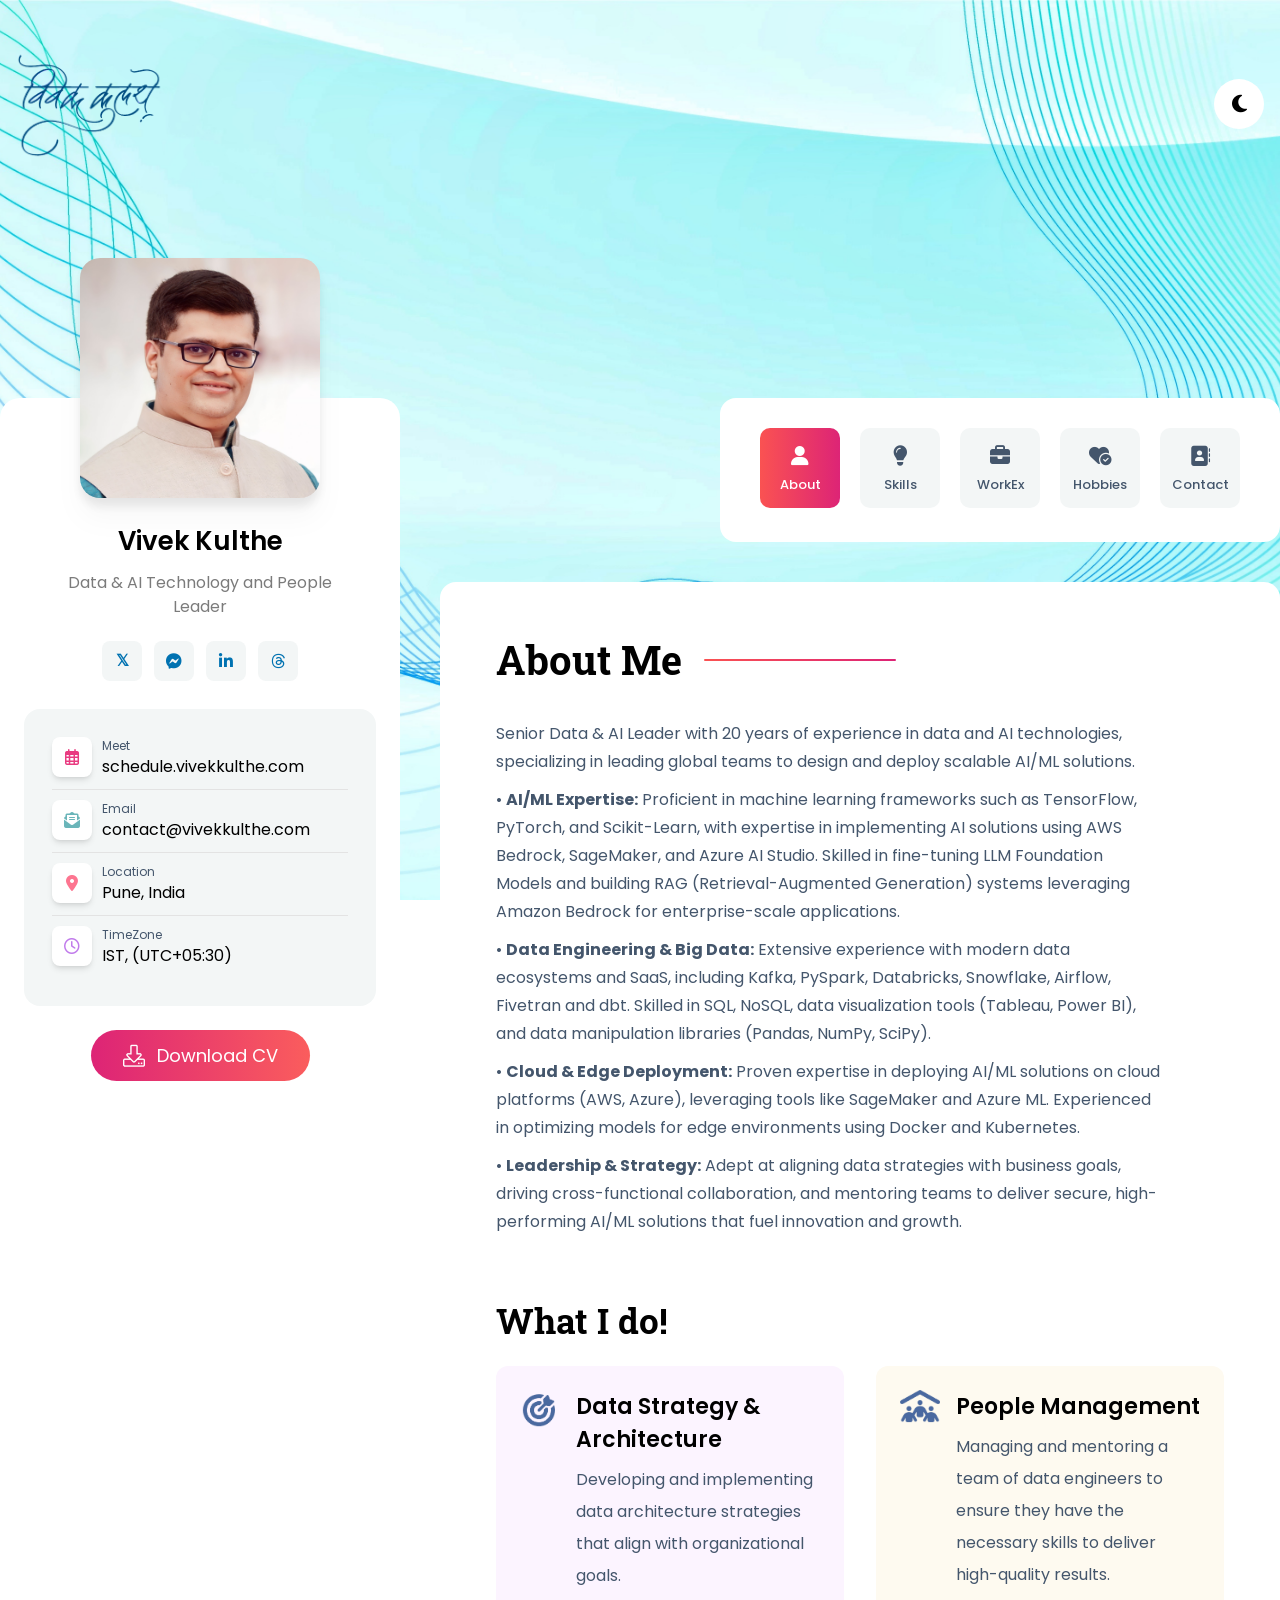
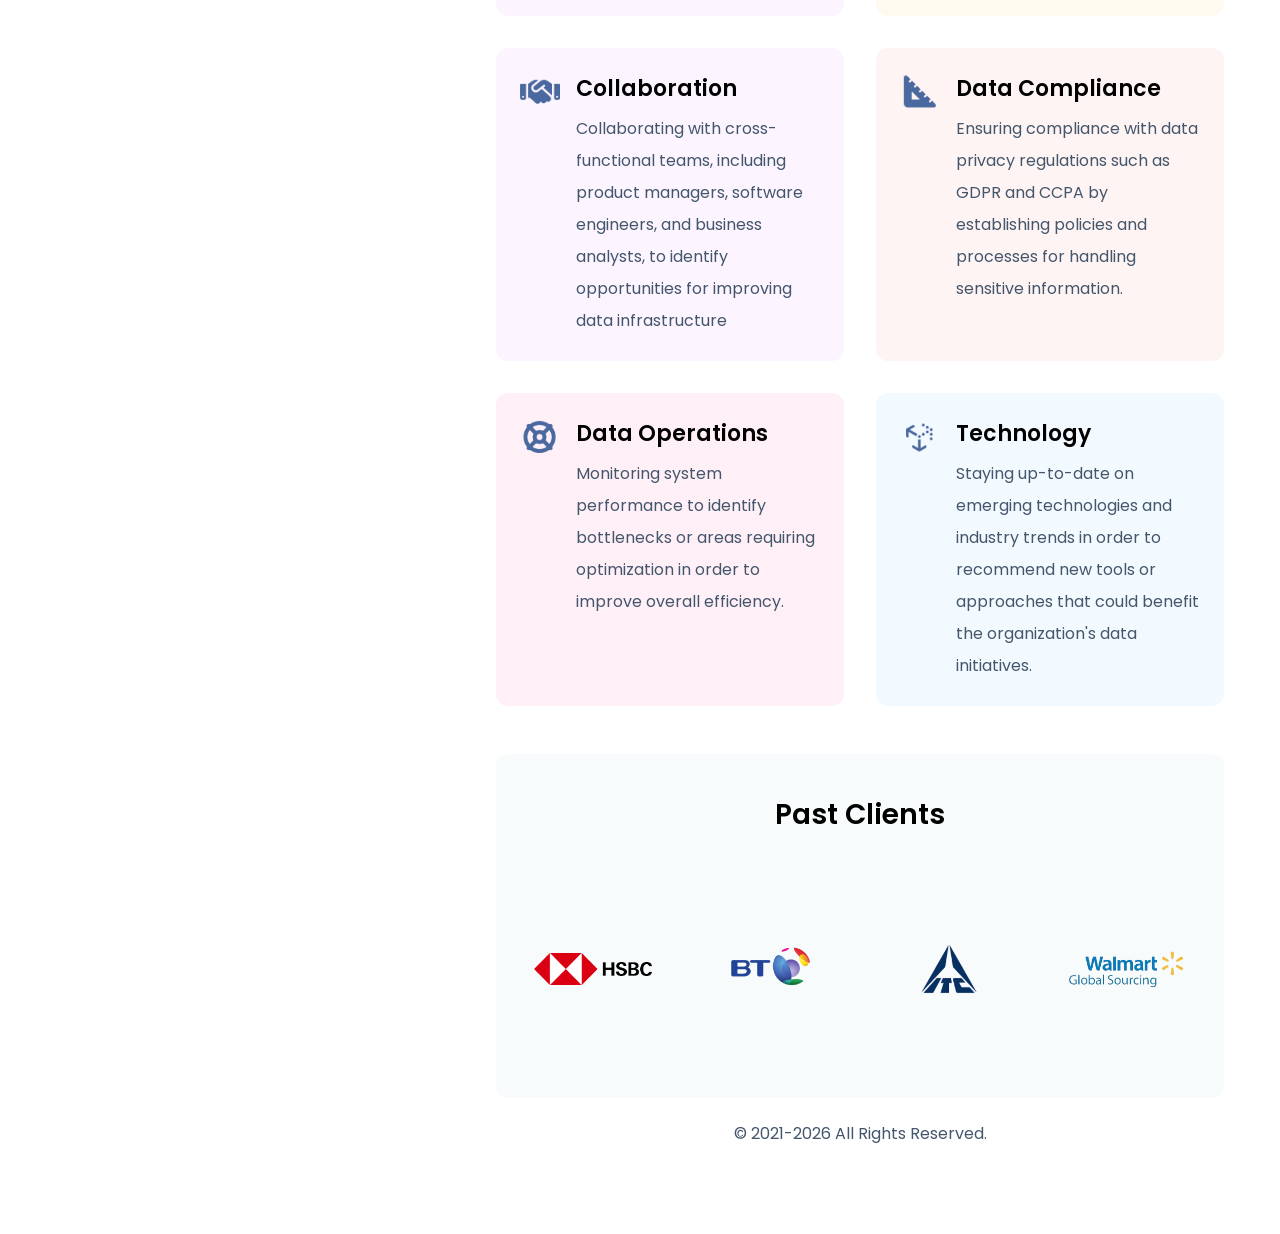
<file: index.html>
<!DOCTYPE html>
<html lang="en">

<head>
    <!-- Google tag (gtag.js) -->
    <script async src="https://www.googletagmanager.com/gtag/js?id=G-Y4G8QSVCS0"></script>
    <script>
      window.dataLayer = window.dataLayer || [];
      function gtag(){dataLayer.push(arguments);}
      gtag('js', new Date());

      gtag('config', 'G-Y4G8QSVCS0');
    </script>

<!-- commom meta tag -->
    <meta charset="UTF-8" />
    <meta http-equiv="X-UA-Compatible" content="IE=edge" />
    <meta name="viewport" content="width=device-width, initial-scale=1.0" />
    <link rel="shortcut icon" href="./images/logo/faveicon.svg" type="image/x-icon">
    <!--=== fontaswesome ===-->
    <link rel="stylesheet" href="./assets/fontaswesome/css/all.min.css" />
    <link rel="stylesheet" href="./assets/fontaswesome/css/fontawesome.min.css" />
    <link rel="preconnect" href="https://fonts.googleapis.com" />
    <link rel="preconnect" href="https://fonts.gstatic.com" crossorigin />
    <link
        href="https://fonts.googleapis.com/css2?family=Poppins:ital,wght@0,200;0,300;0,400;0,500;0,600;0,700;1,400;1,500;1,600&family=Roboto+Slab:wght@300;400;500;600;700&display=swap"
        rel="stylesheet" />
    <!-- slick -->
    <link rel="stylesheet" type="text/css" href="./css/vendor/slick.css" />
    <!--=== main css ===-->
    <link rel="stylesheet" href="./css/tailwind.css" />
    <link rel="stylesheet" href="./css/custom.css" />
    <title>About - Vivek Kulthe</title>

    <script>
        // On page load or when changing themes, best to add inline in `head` to avoid FOUC
        if (localStorage.getItem("color-theme") === "dark" || (!("color-theme" in localStorage) && window.matchMedia("(prefers-color-scheme: dark)").matches)) {
            document.documentElement.classList.add("dark");
        } else {
            document.documentElement.classList.remove("dark");
        }
    </script>
</head>

<body>
    <!-- PRELOADER -->
    <div id="preloader">
        <div class="loader_line"></div>
    </div>
    <!-- /PRELOADER -->

    <div class="bg-homeBg dark:bg-homeBg-dark min-h-screen bg-no-repeat bg-center bg-cover bg-fixed md:pb-16 w-full">
        <div class="section-bg">
            <div class="w-full flex justify-between px-4">
                <!-- website Logo -->
                <a href="/">
                    <img width="148" height="105" src="./images/logo/logo.png" alt="logo" />
                    <!-- <img src="./images/logo/logo.png" alt="logo" /> -->
                </a>
                <div class="flex items-center">
                    <!-- dark and light mode toggle -->
                    <button id="theme-toggle" type="button" class="dark-light-btn">
                        <i id="theme-toggle-dark-icon" class="fa-solid text-xl fa-moon hidden"></i>
                        <i id="theme-toggle-light-icon" class="fa-solid fa-sun text-xl hidden"></i>
                    </button>
                    <!-- mobile toggle button -->
                    <button id="menu-toggle" type="button" class="menu-toggle-btn">
                        <i id="menu-toggle-open-icon" class="fa-solid fa-bars text-xl "></i>
                        <i id="menu-toggle-close-icon" class="fa-solid fa-xmark text-xl hidden  "></i>
                    </button>
                </div>
            </div>
        </div>

        <!-- mobile menu start -->
        <nav id="navbar" class="hidden lg:hidden">
            <ul
                class="block rounded-b-[20px] shadow-md absolute left-0 top-20 z-[22222222222222] w-full bg-white dark:bg-[#1d1d1d]">
                <li>
                    <a class="mobile-menu-items-active" href="./aboutOne.html">
                        <span class="mr-2 text-xl">
                            <i class="fa-solid fa-user"></i>
                        </span>About </a>
                </li>
                <li>
                    <a class="mobile-menu-items" href="./resumeOne.html">
                        <span class="mr-2 text-xl">
                            <i class="fa-solid fa-lightbulb"></i>
                        </span>Skills </a>
                </li>
                <li>
                    <a class="mobile-menu-items" href="./portfiloOne.html">
                        <span class="mr-2 text-xl">
                            <i class="fas fa-briefcase"></i>
                        </span>WorkEx </a>
                </li>
                <li>
                    <a class="mobile-menu-items" href="./blogOne.html">
                        <span class="mr-2 text-xl">
                            <i class="fa-solid fa-heart-circle-check"></i>
                        </span>Hobbies </a>
                </li>
                <li>
                    <a class="mobile-menu-items" href="./contactOne.html">
                        <span class="mr-2 text-xl">
                            <i class="fa-solid fa-address-book"></i>
                        </span> Contact </a>
                </li>
            </ul>
        </nav>
        <!-- mobile menu end -->

        <div class="container grid grid-cols-12 md:gap-10 justify-between lg:mt-[220px]">
            <!-- sidber personal info -->
            <div class="col-span-12 lg:col-span-4 hidden lg:block h-screen sticky top-44">
                <div
                    class="w-full mb-6 lg:mb-0 mx-auto relative bg-white text-center dark:bg-[#111111] px-6 rounded-[20px] mt-[180px] md:mt-[220px] lg:mt-0">
                    <!-- profile image -->
                    <img src="./images/about/avatar.png"
                        class="w-[240px] absolute left-[50%] transform -translate-x-[50%] h-[240px] drop-shadow-xl mx-auto rounded-[20px] -mt-[140px]"
                        alt="about" />
                        <div class="pt-[100px] pb-8">
                            <h1 class="mt-6 mb-1 text-[26px] font-semibold dark:text-white"> Vivek Kulthe </h1>
                            <h3
                                class="mb-4 text-[#7B7B7B] inline-block dark:bg-[#1D1D1D] px-5 py-1.5 rounded-lg dark:text-[#A6A6A6]">
                                Data & AI Technology and People Leader</h3>
                            <div class="flex justify-center space-x-3">
                                
                                <!-- twitter icon and link -->
                                <a href="https://twitter.com/intent/tweet?screen_name=vivekkulthe" target="_blank" rel="noopener noreferrer">
                                    <span class="socialbtn text-[#0072b1]">
                                        <b>𝕏</b><!-- <i class="fa-brands fa-twitter"></i> -->
                                    </span>
                                </a>
                                <!-- dribbble icon and link -->
                                <a href="https://www.messenger.com/t/100075102113642" target="_blank" rel="noopener noreferrer">
                                    <span class="socialbtn text-[#0072b1]">
                                        <i class="fa-brands fa-facebook-messenger"></i>
                                    </span>
                                </a>
                                <!-- linkedin icon and link -->
                                <a href="https://www.linkedin.com/in/vivekkulthe/" target="_blank" rel="noopener noreferrer">
                                    <span class="socialbtn text-[#0072b1]">
                                        <i class="fa-brands fa-linkedin-in"></i>
                                    </span>
                                </a>
                                <!-- facebook icon and link -->
                                <a href="https://www.threads.net/@vivek.kulthe" target="_blank" rel="noopener noreferrer">
                                    <span class="socialbtn text-[#0072b1]">
                                        <i class="fa-brands fa-threads"></i>
                                    </span>
                                </a>
                            </div>
    
                            <div class="p-7 rounded-2xl mt-7 bg-[#F3F6F6] dark:bg-[#1D1D1D]">
                                <div class="flex border-b border-[#E3E3E3] dark:border-[#3D3A3A] pb-2.5">
                                    <span class="socialbtn bg-white dark:bg-black text-[#E93B81] shadow-md">
                                        <i class="fa-regular fa-calendar-days"></i>
                                    </span>
                                    <div class="text-left ml-2.5">
                                        <p class="text-xs text-[#44566C] dark:text-[#A6A6A6]"> Meet </p>
                                        <p class="dark:text-white">schedule.vivekkulthe.com</p>
                                    </div>
                                </div>
                                <div class="flex border-b border-[#E3E3E3] dark:border-[#3D3A3A] py-2.5">
                                    <span class="socialbtn bg-white dark:bg-black text-[#6AB5B9] shadow-md">
                                        <i class="fa-solid fa-envelope-open-text"></i>
                                    </span>
                                    <div class="text-left ml-2.5">
                                        <p class="text-xs text-[#44566C] dark:text-[#A6A6A6]"> Email </p>
                                        <p class="dark:text-white">contact@vivekkulthe.com</p>
                                    </div>
                                </div>
                                <div class="flex border-b border-[#E3E3E3] dark:border-[#3D3A3A] py-2.5">
                                    <span class="socialbtn bg-white dark:bg-black text-[#FD7590] shadow-md">
                                        <i class="fa-solid fa-location-dot"></i>
                                    </span>
                                    <div class="text-left ml-2.5">
                                        <p class="text-xs text-[#44566C] dark:text-[#A6A6A6]"> Location </p>
                                        <p class="dark:text-white">Pune, India</p>
                                    </div>
                                </div>
                                <div class="flex py-2.5">
                                    <span class="socialbtn bg-white dark:bg-black text-[#C17CEB] shadow-md">
                                        <i class="fa-regular fa-clock"></i>
                                    </span>
                                    <div class="text-left ml-2.5">
                                        <p class="text-xs text-[#44566C] dark:text-[#A6A6A6]"> TimeZone </p>
                                        <p class="dark:text-white">IST, (UTC+05:30)</p>
                                    </div>
                                </div>
                            </div>
        <!-- personal infomation end-->
                        <!-- dowanload button -->
                        <a href="https://vivekkulthe.com/resume/Resume_Vivek_Kulthe_Data_Technology_Leader.pdf">
                            <button class="dowanload-btn">
                            <img class="mr-3" src="./images/icons/dowanload.png" alt="icon" /> Download CV </button></a>
                    </div>
                </div>
            </div>
            <div class="col-span-12 lg:col-span-8">
                <!-- header for mobile devices start -->
                <header
                    class="lg:w-[560px] h-[144px] hidden lg:block p-[30px] ml-auto mb-10 rounded-[16px] bg-white dark:bg-[#111111]">
                    <nav class="hidden lg:block">
                        <ul class="flex">
                            <li> <a class="menu-active" href="./aboutOne.html">
                                    <span class="text-xl mb-1">
                                        <i class="fa-solid fa-user"></i>
                                    </span> About </a></li>
                            <li> <a class="menu-item" href="./resumeOne.html">
                                    <span class="text-xl mb-1">
                                        <i class="fa-solid fa-lightbulb"></i>
                                    </span> Skills </a></li>
                            <li> <a class="menu-item" href="./portfiloOne.html">
                                    <span class="text-xl mb-1">
                                        <i class="fas fa-briefcase"></i>
                                    </span> WorkEx </a></li>
                            <li><a class="menu-item" href="./blogOne.html">
                                    <span class="text-xl mb-1">
                                        <i class="fa-solid fa-heart-circle-check"></i>
                                    </span> Hobbies </a></li>
                            <li> <a class="menu-item" href="./contactOne.html">
                                    <span class="text-xl mb-1">
                                        <i class="fa-solid fa-address-book"></i>
                                    </span> Contact </a></li>
                        </ul>
                    </nav>
                </header>
                <!-- header for mobile devices end -->

                <!-- about me section start -->
                <div>
                    <div class="lg:rounded-2xl bg-white dark:bg-[#111111]">
                        <div class="pt-12 md:py-12 px-2 sm:px-5 md:px-10 lg:px-14">
                            <!-- about page title -->
                            <h2 class="after-effect after:left-52">About Me</h2>
                            <!-- personal info for mobile devices start -->
                            <div class="lg:hidden">
                                <div
                                    class="w-full mb-6 lg:mb-0 mx-auto relative bg-white text-center dark:bg-[#111111] px-6 rounded-[20px] mt-[180px] md:mt-[220px] lg:mt-0">
                                    <!-- profile image  -->
                                    <img src="./images/about/avatar.png"
                                        class="w-[240px] absolute left-[50%] transform -translate-x-[50%] h-[240px] drop-shadow-xl mx-auto rounded-[20px] -mt-[140px]"
                                        alt="about" />
                                    <div class="pt-[100px] pb-8">
                                        <h2 class="mt-6 mb-1 text-[26px] font-semibold dark:text-white"> Vivek Kulthe
                                        </h2>
                                        <h3
                                            class="mb-4 text-[#7B7B7B] inline-block dark:bg-[#1D1D1D] px-5 py-1.5 rounded-lg dark:text-[#A6A6A6]">
                                            Senior Leader - Data Analytics & Engineering </h3>

                                        <div class="flex justify-center space-x-3">
                                            
                                            <!-- twitter icon and link -->
                                            <a href="https://twitter.com/intent/tweet?screen_name=vivekkulthe" target="_blank" rel="noopener noreferrer">
                                                <span class="socialbtn text-[#0072b1]">
                                                    <b>𝕏</b><!-- <i class="fa-brands fa-twitter"></i> -->
                                                </span>
                                            </a>
                                            <!-- dribbble icon and link -->
                                            <a href="https://www.messenger.com/t/100075102113642" target="_blank" rel="noopener noreferrer">
                                                <span class="socialbtn text-[#0072b1]">
                                                    <i class="fa-brands fa-facebook-messenger"></i>
                                                </span>
                                            </a>
                                            <!-- linkedin icon and link -->
                                            <a href="https://www.linkedin.com/in/vivekkulthe/" target="_blank"
                                                rel="noopener noreferrer">
                                                <span class="socialbtn text-[#0072b1]">
                                                    <i class="fa-brands fa-linkedin-in"></i>
                                                </span>
                                            </a>
                                            <!-- facebook icon and link -->
                                            <a href="https://www.threads.net/@vivek.kulthe" target="_blank"
                                                rel="noopener noreferrer">
                                                <span class="socialbtn text-[#0072b1]">
                                                    <i class="fa-brands fa-threads"></i>
                                                </span>
                                            </a>
                                        </div>

                                        <!-- personal info start -->
                                        <div class="p-7 rounded-2xl mt-7 bg-[#F3F6F6] dark:bg-[#1D1D1D]">
                                            <div class="flex border-b border-[#E3E3E3] dark:border-[#3D3A3A] pb-2.5">
                                                <span class="socialbtn bg-white dark:bg-black text-[#E93B81] shadow-md">
                                                    <i class="fa-regular fa-calendar-days"></i>
                                                </span>
                                                <div class="text-left ml-2.5">
                                                    <p class="text-xs text-[#44566C] dark:text-[#A6A6A6]"> Meet </p>
                                                    <p class="dark:text-white">schedule.vivekkulthe.com</p>
                                                </div>
                                            </div>

                                            <div class="flex border-b border-[#E3E3E3] dark:border-[#3D3A3A] py-2.5">
                                                <span class="socialbtn bg-white dark:bg-black text-[#6AB5B9] shadow-md">
                                                    <i class="fa-solid fa-envelope-open-text"></i>
                                                </span>
                                                <div class="text-left ml-2.5">
                                                    <p class="text-xs text-[#44566C] dark:text-[#A6A6A6]"> Email </p>
                                                    <p class="dark:text-white">contact@vivekkulthe.com</p>
                                                </div>
                                            </div>

                                            <div class="flex border-b border-[#E3E3E3] dark:border-[#3D3A3A] py-2.5">
                                                <span class="socialbtn bg-white dark:bg-black text-[#FD7590] shadow-md">
                                                    <i class="fa-solid fa-location-dot"></i>
                                                </span>
                                                <div class="text-left ml-2.5">
                                                    <p class="text-xs text-[#44566C] dark:text-[#A6A6A6]"> Location </p>
                                                    <p class="dark:text-white">Pune, India</p>
                                                </div>
                                            </div>

                                            <div class="flex py-2.5">
                                                <span class="socialbtn bg-white dark:bg-black text-[#C17CEB] shadow-md">
                                                    <i class="fa-regular fa-clock"></i>
                                                </span>
                                                <div class="text-left ml-2.5">
                                                    <p class="text-xs text-[#44566C] dark:text-[#A6A6A6]"> TimeZone </p>
                                                    <p class="dark:text-white">IST, (UTC+05:30)</p>
                                                </div>
                                            </div>
                                        </div>
                                        <!-- personal info end -->

                                        <!-- dowanload button -->
                                        <a href="./images/Resume_Vivek_Kulthe.pdf">
                                            <button class="dowanload-btn">
                                            <img class="mr-3" src="./images/icons/dowanload.png" alt="icon" /> Download
                                            CV
                                        </button></a>
                                    </div>
                                </div>
                            </div>
                            <!-- personal info for mobile devices end -->

                            <div class="lg:grid grid-cols-12 md:gap-10 pt-4 md:pt-[30px] items-center hidden">
                                <div class="col-span-12 space-y-2.5">
                                    <div class="lg:mr-16">
                                        <p class="text-[#44566c] dark:text-color-910 leading-7">Senior Data & AI Leader with 20 years of experience in data and AI technologies, specializing in leading global teams to design and deploy scalable AI/ML solutions.</p>
                                        <p class="text-[#44566c] leading-7 mt-2.5 dark:text-color-910">• <b>AI/ML Expertise:</b> Proficient in machine learning frameworks such as TensorFlow, PyTorch, and Scikit-Learn, with expertise in implementing AI solutions using AWS Bedrock, SageMaker, and Azure AI Studio. Skilled in fine-tuning LLM Foundation Models and building RAG (Retrieval-Augmented Generation) systems leveraging Amazon Bedrock for enterprise-scale applications.</p>
                                        <p class="text-[#44566c] leading-7 mt-2.5 dark:text-color-910">• <b>Data Engineering & Big Data:</b> Extensive experience with modern data ecosystems and SaaS, including Kafka, PySpark, Databricks, Snowflake, Airflow, Fivetran and dbt. Skilled in SQL, NoSQL, data visualization tools (Tableau, Power BI), and data manipulation libraries (Pandas, NumPy, SciPy).</p>
                                        <p class="text-[#44566c] leading-7 mt-2.5 dark:text-color-910">• <b>Cloud & Edge Deployment:</b> Proven expertise in deploying AI/ML solutions on cloud platforms (AWS, Azure), leveraging tools like SageMaker and Azure ML. Experienced in optimizing models for edge environments using Docker and Kubernetes.</p>
                                        <p class="text-[#44566c] leading-7 mt-2.5 dark:text-color-910">• <b>Leadership & Strategy:</b> Adept at aligning data strategies with business goals, driving cross-functional collaboration, and mentoring teams to deliver secure, high-performing AI/ML solutions that fuel innovation and growth.</p>
                                    </div>
                                    <div></div>
                                </div>
                            </div>
                        </div>

                        <!-- what i do section start -->
                        <div class="pb-12 px-2 sm:px-5 md:px-10 lg:px-14">
                            <h3 class="text-[35px] dark:text-white font-bold font-robotoSlab pb-5"> What I do! </h3>
                            <div class="grid gap-8 grid-cols-1 md:grid-cols-2 xl:grid-cols-2">
                                <div class="about-box bg-[#fcf4ff] dark:bg-transparent">
                                    <img class="w-10 h-10 object-contain block" src="./images/icons/icon.svg"
                                        alt="icon" />
                                    <div class="space-y-2">
                                        <h3 class="dark:text-white text-[22px] font-semibold">Data Strategy & Architecture</h3>
                                        <p class="leading-8 text-gray-lite dark:text-[#A6A6A6]">Developing and implementing data architecture strategies that align with organizational goals.</p>
                                    </div>
                                </div>

                                <div class="about-box bg-[#fefaf0] dark:bg-transparent">
                                    <img class="w-10 h-10 object-contain block" src="./images/icons/icon1.svg"
                                        alt="icon" />
                                    <div class="space-y-2">
                                        <h3 class="dark:text-white text-[22px] font-semibold">People Management</h3>
                                        <p class="leading-8 text-gray-lite dark:text-[#A6A6A6]">Managing and mentoring a team of data engineers to ensure they have the necessary skills to deliver high-quality results.</p>
                                    </div>
                                </div>

                                <div class="about-box bg-[#fcf4ff] dark:bg-transparent">
                                    <img class="w-10 h-10 object-contain block" src="./images/icons/icon2.svg"
                                        alt="icon" />
                                    <div class="space-y-2">
                                        <h3 class="dark:text-white text-[22px] font-semibold">Collaboration</h3>
                                        <p class="leading-8 text-gray-lite dark:text-[#A6A6A6]">Collaborating with cross-functional teams, including product managers, software engineers, and business analysts, to identify opportunities for improving data infrastructure</p>
                                    </div>
                                </div>

                                <div class="about-box bg-[#fff4f4] dark:bg-transparent">
                                    <img class="w-10 h-10 object-contain block" src="./images/icons/icon3.svg"
                                        alt="icon" />
                                    <div class="space-y-2">
                                        <h3 class="dark:text-white text-[22px] font-semibold">Data Compliance</h3>
                                        <p class="leading-8 text-gray-lite dark:text-[#A6A6A6]">Ensuring compliance with data privacy regulations such as GDPR and CCPA by establishing policies and processes for handling sensitive information.</p>
                                    </div>
                                </div>

                                <div class="about-box bg-[#fff0f8] dark:bg-transparent">
                                    <img class="w-10 h-10 object-contain block" src="./images/icons/icon4.svg"
                                        alt="icon" />
                                    <div class="space-y-2">
                                        <h3 class="dark:text-white text-[22px] font-semibold">Data Operations</h3>
                                        <p class="leading-8 text-gray-lite dark:text-[#A6A6A6]">Monitoring system performance to identify bottlenecks or areas requiring optimization in order to improve overall efficiency.</p>
                                    </div>
                                </div>

                                <div class="about-box bg-[#f3faff] dark:bg-transparent">
                                    <img class="w-10 h-10 object-contain block" src="./images/icons/icon5.svg"
                                        alt="icon" />
                                    <div class="space-y-2">
                                        <h3 class="dark:text-white text-[22px] font-semibold">Technology</h3>
                                        <p class="leading-8 text-gray-lite dark:text-[#A6A6A6]">Staying up-to-date on emerging technologies and industry trends in order to recommend new tools or approaches that could benefit the organization's data initiatives.</p>
                                    </div>
                                </div>
                            </div>
                        </div>

                        <!-- what i do section start -->
                        <div class="px-2 sm:px-5 md:px-10 lg:px-14">
                            <div class="bg-[#F8FBFB] dark:bg-[#0D0D0D] max-w-full h-auto py-10 rounded-xl">
                                <h3 class="text-center dark:text-white text-6xl mb-3 font-semibold">Past Clients </h3>
                                <!-- slider and slider items -->
                                <div class="slickOne text-center px-2 pt-8">
                                    <div>
                                        <img class="overflow-hidden brand-img" src="./images/slider/brand.png"
                                            alt="brand icon" />
                                    </div>
                                    <div>
                                        <img class="overflow-hidden brand-img" src="./images/slider/brand1.png"
                                            alt="brand icon" />
                                    </div>
                                    <div>
                                        <img class="overflow-hidden brand-img" src="./images/slider/brand2.png"
                                            alt="brand icon" />
                                    </div>
                                    <div>
                                        <img class="overflow-hidden brand-img" src="./images/slider/brand3.png"
                                            alt="brand icon" />
                                    </div>
                                    <div>
                                        <img class="overflow-hidden brand-img" src="./images/slider/brand4.png"
                                            alt="brand icon" />
                                    </div>
                                    <div>
                                        <img class="overflow-hidden brand-img" src="./images/slider/brand5.png"
                                            alt="brand icon" />
                                    </div>
                                </div>
                                <!-- slider and slider items end -->
                            </div>
                        </div>

                        <!-- footer start -->
                        <footer class="overflow-hidden rounded-b-2xl" style="background: transparent">
                            <p class="text-center py-6 text-gray-lite dark:text-color-910"> © 2021-<script>document.write(/\d{4}/.exec(Date())[0])</script> All Rights Reserved. </p>
                        </footer>
                        <!-- footer section end -->
                    </div>
                </div>
                <!-- about me section start -->
            </div>
        </div>
    </div>
    <!-- End bgHomeBg -->


    <!--==== js =====-->
    <script src="./js/vendor/jquary.min.js"></script>
    <script src="./js/vendor/slick.js"></script>
    <!-- main js -->
    <script src="./js/main.js"></script>
</body>

</html>
</file>
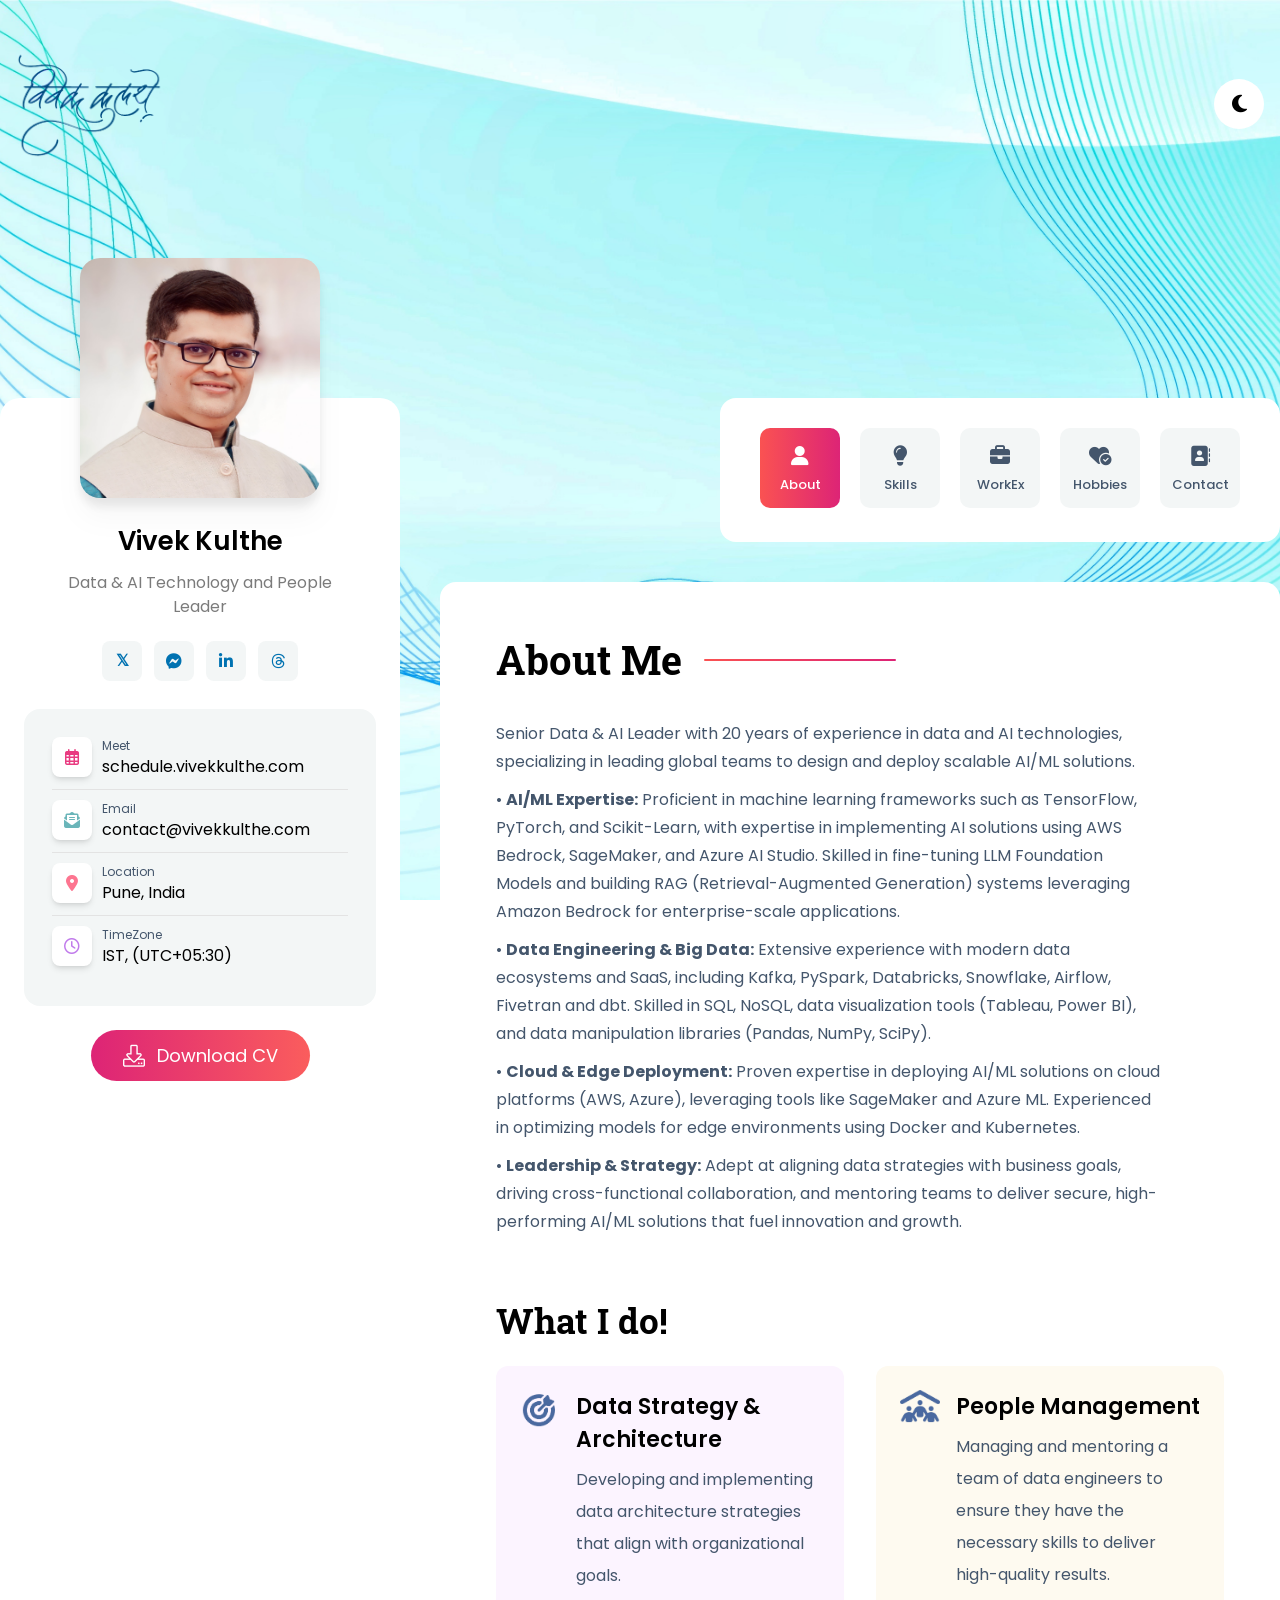
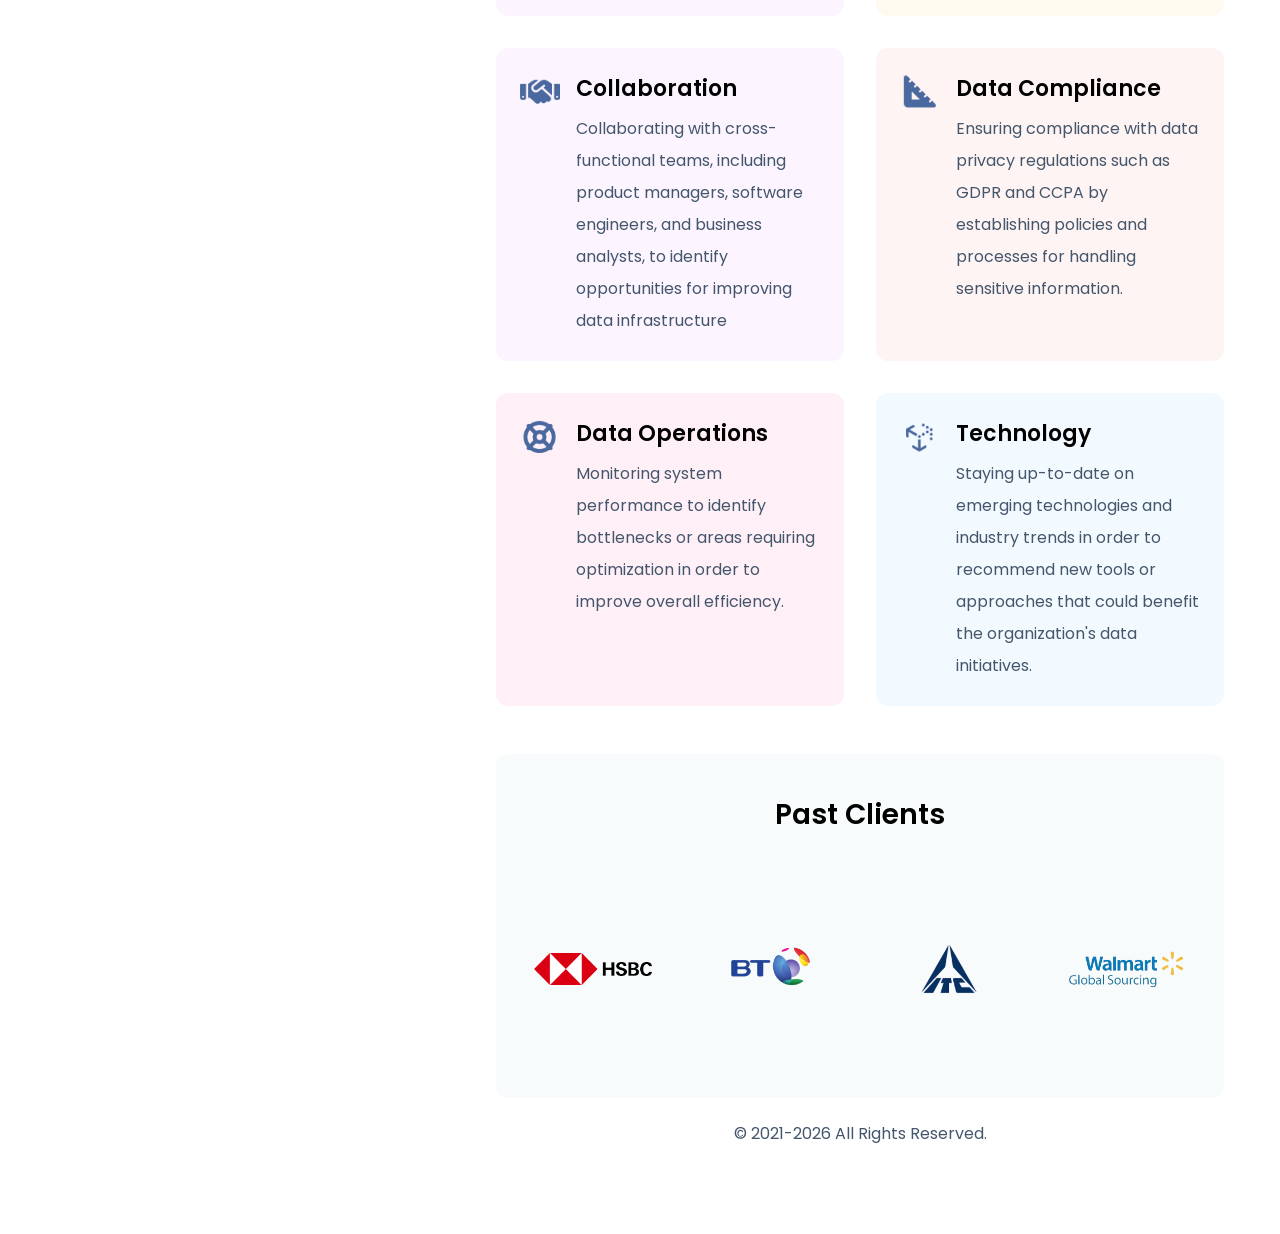
<file: aboutOne.html>
<!DOCTYPE html>
<html lang="en">

<head>
    <!-- Google tag (gtag.js) -->
    <script async src="https://www.googletagmanager.com/gtag/js?id=G-Y4G8QSVCS0"></script>
    <script>
      window.dataLayer = window.dataLayer || [];
      function gtag(){dataLayer.push(arguments);}
      gtag('js', new Date());

      gtag('config', 'G-Y4G8QSVCS0');
    </script>

<!-- commom meta tag -->
    <meta charset="UTF-8" />
    <meta http-equiv="X-UA-Compatible" content="IE=edge" />
    <meta name="viewport" content="width=device-width, initial-scale=1.0" />
    <link rel="shortcut icon" href="./images/logo/faveicon.svg" type="image/x-icon">
    <!--=== fontaswesome ===-->
    <link rel="stylesheet" href="./assets/fontaswesome/css/all.min.css" />
    <link rel="stylesheet" href="./assets/fontaswesome/css/fontawesome.min.css" />
    <link rel="preconnect" href="https://fonts.googleapis.com" />
    <link rel="preconnect" href="https://fonts.gstatic.com" crossorigin />
    <link
        href="https://fonts.googleapis.com/css2?family=Poppins:ital,wght@0,200;0,300;0,400;0,500;0,600;0,700;1,400;1,500;1,600&family=Roboto+Slab:wght@300;400;500;600;700&display=swap"
        rel="stylesheet" />
    <!-- slick -->
    <link rel="stylesheet" type="text/css" href="./css/vendor/slick.css" />
    <!--=== main css ===-->
    <link rel="stylesheet" href="./css/tailwind.css" />
    <link rel="stylesheet" href="./css/custom.css" />
    <title>About - Vivek Kulthe</title>

    <script>
        // On page load or when changing themes, best to add inline in `head` to avoid FOUC
        if (localStorage.getItem("color-theme") === "dark" || (!("color-theme" in localStorage) && window.matchMedia("(prefers-color-scheme: dark)").matches)) {
            document.documentElement.classList.add("dark");
        } else {
            document.documentElement.classList.remove("dark");
        }
    </script>
</head>

<body>
    <!-- PRELOADER -->
    <div id="preloader">
        <div class="loader_line"></div>
    </div>
    <!-- /PRELOADER -->

    <div class="bg-homeBg dark:bg-homeBg-dark min-h-screen bg-no-repeat bg-center bg-cover bg-fixed md:pb-16 w-full">
        <div class="section-bg">
            <div class="w-full flex justify-between px-4">
                <!-- website Logo -->
                <a href="/">
                    <img width="148" height="105" src="./images/logo/logo.png" alt="logo" />
                </a>
                <div class="flex items-center">
                    <!-- dark and light mode toggle -->
                    <button id="theme-toggle" type="button" class="dark-light-btn">
                        <i id="theme-toggle-dark-icon" class="fa-solid text-xl fa-moon hidden"></i>
                        <i id="theme-toggle-light-icon" class="fa-solid fa-sun text-xl hidden"></i>
                    </button>
                    <!-- mobile toggle button -->
                    <button id="menu-toggle" type="button" class="menu-toggle-btn">
                        <i id="menu-toggle-open-icon" class="fa-solid fa-bars text-xl "></i>
                        <i id="menu-toggle-close-icon" class="fa-solid fa-xmark text-xl hidden  "></i>
                    </button>
                </div>
            </div>
        </div>

        <!-- mobile menu start -->
        <nav id="navbar" class="hidden lg:hidden">
            <ul
                class="block rounded-b-[20px] shadow-md absolute left-0 top-20 z-[22222222222222] w-full bg-white dark:bg-[#1d1d1d]">
                <li>
                    <a class="mobile-menu-items-active" href="./aboutOne.html">
                        <span class="mr-2 text-xl">
                            <i class="fa-solid fa-user"></i>
                        </span>About </a>
                </li>
                <li>
                    <a class="mobile-menu-items" href="./resumeOne.html">
                        <span class="mr-2 text-xl">
                            <i class="fa-solid fa-lightbulb"></i>
                        </span>Skills </a>
                </li>
                <li>
                    <a class="mobile-menu-items" href="./portfiloOne.html">
                        <span class="mr-2 text-xl">
                            <i class="fas fa-briefcase"></i>
                        </span>WorkEx </a>
                </li>
                <li>
                    <a class="mobile-menu-items" href="./blogOne.html">
                        <span class="mr-2 text-xl">
                            <i class="fa-solid fa-heart-circle-check"></i>
                        </span>Hobbies </a>
                </li>
                <li>
                    <a class="mobile-menu-items" href="./contactOne.html">
                        <span class="mr-2 text-xl">
                            <i class="fa-solid fa-address-book"></i>
                        </span> Contact </a>
                </li>
            </ul>
        </nav>
        <!-- mobile menu end -->

        <div class="container grid grid-cols-12 md:gap-10 justify-between lg:mt-[220px]">
            <!-- sidber personal info -->
            <div class="col-span-12 lg:col-span-4 hidden lg:block h-screen sticky top-44">
                <div
                    class="w-full mb-6 lg:mb-0 mx-auto relative bg-white text-center dark:bg-[#111111] px-6 rounded-[20px] mt-[180px] md:mt-[220px] lg:mt-0">
                    <!-- profile image -->
                    <img src="./images/about/avatar.png"
                        class="w-[240px] absolute left-[50%] transform -translate-x-[50%] h-[240px] drop-shadow-xl mx-auto rounded-[20px] -mt-[140px]"
                        alt="about" />
                        <div class="pt-[100px] pb-8">
                            <h1 class="mt-6 mb-1 text-[26px] font-semibold dark:text-white"> Vivek Kulthe </h1>
                            <h3
                                class="mb-4 text-[#7B7B7B] inline-block dark:bg-[#1D1D1D] px-5 py-1.5 rounded-lg dark:text-[#A6A6A6]">
                                Data & AI Technology and People Leader</h3>
                            <div class="flex justify-center space-x-3">
                                
                                <!-- twitter icon and link -->
                                <a href="https://twitter.com/intent/tweet?screen_name=vivekkulthe" target="_blank" rel="noopener noreferrer">
                                    <span class="socialbtn text-[#0072b1]">
                                        <b>𝕏</b><!-- <i class="fa-brands fa-twitter"></i> -->
                                    </span>
                                </a>
                                <!-- dribbble icon and link -->
                                <a href="https://www.messenger.com/t/100075102113642" target="_blank" rel="noopener noreferrer">
                                    <span class="socialbtn text-[#0072b1]">
                                        <i class="fa-brands fa-facebook-messenger"></i>
                                    </span>
                                </a>
                                <!-- linkedin icon and link -->
                                <a href="https://www.linkedin.com/in/vivekkulthe/" target="_blank" rel="noopener noreferrer">
                                    <span class="socialbtn text-[#0072b1]">
                                        <i class="fa-brands fa-linkedin-in"></i>
                                    </span>
                                </a>
                                <!-- facebook icon and link -->
                                <a href="https://www.threads.net/@vivek.kulthe" target="_blank" rel="noopener noreferrer">
                                    <span class="socialbtn text-[#0072b1]">
                                        <i class="fa-brands fa-threads"></i>
                                    </span>
                                </a>
                            </div>
    
                            <div class="p-7 rounded-2xl mt-7 bg-[#F3F6F6] dark:bg-[#1D1D1D]">
                                <div class="flex border-b border-[#E3E3E3] dark:border-[#3D3A3A] pb-2.5">
                                    <span class="socialbtn bg-white dark:bg-black text-[#E93B81] shadow-md">
                                        <i class="fa-regular fa-calendar-days"></i>
                                    </span>
                                    <div class="text-left ml-2.5">
                                        <p class="text-xs text-[#44566C] dark:text-[#A6A6A6]"> Meet </p>
                                        <p class="dark:text-white">schedule.vivekkulthe.com</p>
                                    </div>
                                </div>
                                <div class="flex border-b border-[#E3E3E3] dark:border-[#3D3A3A] py-2.5">
                                    <span class="socialbtn bg-white dark:bg-black text-[#6AB5B9] shadow-md">
                                        <i class="fa-solid fa-envelope-open-text"></i>
                                    </span>
                                    <div class="text-left ml-2.5">
                                        <p class="text-xs text-[#44566C] dark:text-[#A6A6A6]"> Email </p>
                                        <p class="dark:text-white">contact@vivekkulthe.com</p>
                                    </div>
                                </div>
                                <div class="flex border-b border-[#E3E3E3] dark:border-[#3D3A3A] py-2.5">
                                    <span class="socialbtn bg-white dark:bg-black text-[#FD7590] shadow-md">
                                        <i class="fa-solid fa-location-dot"></i>
                                    </span>
                                    <div class="text-left ml-2.5">
                                        <p class="text-xs text-[#44566C] dark:text-[#A6A6A6]"> Location </p>
                                        <p class="dark:text-white">Pune, India</p>
                                    </div>
                                </div>
                                <div class="flex py-2.5">
                                    <span class="socialbtn bg-white dark:bg-black text-[#C17CEB] shadow-md">
                                        <i class="fa-regular fa-clock"></i>
                                    </span>
                                    <div class="text-left ml-2.5">
                                        <p class="text-xs text-[#44566C] dark:text-[#A6A6A6]"> TimeZone </p>
                                        <p class="dark:text-white">IST, (UTC+05:30)</p>
                                    </div>
                                </div>
                            </div>
        <!-- personal infomation end-->
                        <!-- dowanload button -->
                        <a href="https://vivekkulthe.com/resume/Resume_Vivek_Kulthe_Data_Technology_Leader.pdf">
                            <button class="dowanload-btn">
                            <img class="mr-3" src="./images/icons/dowanload.png" alt="icon" /> Download CV </button></a>
                    </div>
                </div>
            </div>
            <div class="col-span-12 lg:col-span-8">
                <!-- header for mobile devices start -->
                <header
                    class="lg:w-[560px] h-[144px] hidden lg:block p-[30px] ml-auto mb-10 rounded-[16px] bg-white dark:bg-[#111111]">
                    <nav class="hidden lg:block">
                        <ul class="flex">
                            <li> <a class="menu-active" href="./aboutOne.html">
                                    <span class="text-xl mb-1">
                                        <i class="fa-solid fa-user"></i>
                                    </span> About </a></li>
                            <li> <a class="menu-item" href="./resumeOne.html">
                                    <span class="text-xl mb-1">
                                        <i class="fa-solid fa-lightbulb"></i>
                                    </span> Skills </a></li>
                            <li> <a class="menu-item" href="./portfiloOne.html">
                                    <span class="text-xl mb-1">
                                        <i class="fas fa-briefcase"></i>
                                    </span> WorkEx </a></li>
                            <li><a class="menu-item" href="./blogOne.html">
                                    <span class="text-xl mb-1">
                                        <i class="fa-solid fa-heart-circle-check"></i>
                                    </span> Hobbies </a></li>
                            <li> <a class="menu-item" href="./contactOne.html">
                                    <span class="text-xl mb-1">
                                        <i class="fa-solid fa-address-book"></i>
                                    </span> Contact </a></li>
                        </ul>
                    </nav>
                </header>
                <!-- header for mobile devices end -->

                <!-- about me section start -->
                <div>
                    <div class="lg:rounded-2xl bg-white dark:bg-[#111111]">
                        <div class="pt-12 md:py-12 px-2 sm:px-5 md:px-10 lg:px-14">
                            <!-- about page title -->
                            <h2 class="after-effect after:left-52">About Me</h2>
                            <!-- personal info for mobile devices start -->
                            <div class="lg:hidden">
                                <div
                                    class="w-full mb-6 lg:mb-0 mx-auto relative bg-white text-center dark:bg-[#111111] px-6 rounded-[20px] mt-[180px] md:mt-[220px] lg:mt-0">
                                    <!-- profile image  -->
                                    <img src="./images/about/avatar.png"
                                        class="w-[240px] absolute left-[50%] transform -translate-x-[50%] h-[240px] drop-shadow-xl mx-auto rounded-[20px] -mt-[140px]"
                                        alt="about" />
                                    <div class="pt-[100px] pb-8">
                                        <h2 class="mt-6 mb-1 text-[26px] font-semibold dark:text-white"> Vivek Kulthe
                                        </h2>
                                        <h3
                                            class="mb-4 text-[#7B7B7B] inline-block dark:bg-[#1D1D1D] px-5 py-1.5 rounded-lg dark:text-[#A6A6A6]">
                                            Data & AI Technology and People Leader</h3>

                                        <div class="flex justify-center space-x-3">
                                            
                                            <!-- twitter icon and link -->
                                            <a href="https://twitter.com/intent/tweet?screen_name=vivekkulthe" target="_blank" rel="noopener noreferrer">
                                                <span class="socialbtn text-[#0072b1]">
                                                    <b>𝕏</b><!-- <i class="fa-brands fa-twitter"></i> -->
                                                </span>
                                            </a>
                                            <!-- dribbble icon and link -->
                                            <a href="https://www.messenger.com/t/100075102113642" target="_blank" rel="noopener noreferrer">
                                                <span class="socialbtn text-[#0072b1]">
                                                    <i class="fa-brands fa-facebook-messenger"></i>
                                                </span>
                                            </a>
                                            <!-- linkedin icon and link -->
                                            <a href="https://www.linkedin.com/in/vivekkulthe/" target="_blank"
                                                rel="noopener noreferrer">
                                                <span class="socialbtn text-[#0072b1]">
                                                    <i class="fa-brands fa-linkedin-in"></i>
                                                </span>
                                            </a>
                                            <!-- facebook icon and link -->
                                            <a href="https://www.threads.net/@vivek.kulthe" target="_blank"
                                                rel="noopener noreferrer">
                                                <span class="socialbtn text-[#0072b1]">
                                                    <i class="fa-brands fa-threads"></i>
                                                </span>
                                            </a>
                                        </div>

                                        <!-- personal info start -->
                                        <div class="p-7 rounded-2xl mt-7 bg-[#F3F6F6] dark:bg-[#1D1D1D]">
                                            <div class="flex border-b border-[#E3E3E3] dark:border-[#3D3A3A] pb-2.5">
                                                <span class="socialbtn bg-white dark:bg-black text-[#E93B81] shadow-md">
                                                    <i class="fa-regular fa-calendar-days"></i>
                                                </span>
                                                <div class="text-left ml-2.5">
                                                    <p class="text-xs text-[#44566C] dark:text-[#A6A6A6]"> Meet </p>
                                                    <p class="dark:text-white">schedule.vivekkulthe.com</p>
                                                </div>
                                            </div>

                                            <div class="flex border-b border-[#E3E3E3] dark:border-[#3D3A3A] py-2.5">
                                                <span class="socialbtn bg-white dark:bg-black text-[#6AB5B9] shadow-md">
                                                    <i class="fa-solid fa-envelope-open-text"></i>
                                                </span>
                                                <div class="text-left ml-2.5">
                                                    <p class="text-xs text-[#44566C] dark:text-[#A6A6A6]"> Email </p>
                                                    <p class="dark:text-white">contact@vivekkulthe.com</p>
                                                </div>
                                            </div>

                                            <div class="flex border-b border-[#E3E3E3] dark:border-[#3D3A3A] py-2.5">
                                                <span class="socialbtn bg-white dark:bg-black text-[#FD7590] shadow-md">
                                                    <i class="fa-solid fa-location-dot"></i>
                                                </span>
                                                <div class="text-left ml-2.5">
                                                    <p class="text-xs text-[#44566C] dark:text-[#A6A6A6]"> Location </p>
                                                    <p class="dark:text-white">Pune, India</p>
                                                </div>
                                            </div>

                                            <div class="flex py-2.5">
                                                <span class="socialbtn bg-white dark:bg-black text-[#C17CEB] shadow-md">
                                                    <i class="fa-regular fa-clock"></i>
                                                </span>
                                                <div class="text-left ml-2.5">
                                                    <p class="text-xs text-[#44566C] dark:text-[#A6A6A6]"> TimeZone </p>
                                                    <p class="dark:text-white">IST, (UTC+05:30)</p>
                                                </div>
                                            </div>
                                        </div>
                                        <!-- personal info end -->

                                        <!-- dowanload button -->
                                        <a href="./images/Resume_Vivek_Kulthe.pdf">
                                            <button class="dowanload-btn">
                                            <img class="mr-3" src="./images/icons/dowanload.png" alt="icon" /> Download
                                            CV
                                        </button></a>
                                    </div>
                                </div>
                            </div>
                            <!-- personal info for mobile devices end -->

                            <div class="lg:grid grid-cols-12 md:gap-10 pt-4 md:pt-[30px] items-center hidden">
                                <div class="col-span-12 space-y-2.5">
                                    <div class="lg:mr-16">
                                        <p class="text-[#44566c] dark:text-color-910 leading-7">Senior Data & AI Leader with 20 years of experience in data and AI technologies, specializing in leading global teams to design and deploy scalable AI/ML solutions.</p>
                                        <p class="text-[#44566c] leading-7 mt-2.5 dark:text-color-910">• <b>AI/ML Expertise:</b> Proficient in machine learning frameworks such as TensorFlow, PyTorch, and Scikit-Learn, with expertise in implementing AI solutions using AWS Bedrock, SageMaker, and Azure AI Studio. Skilled in fine-tuning LLM Foundation Models and building RAG (Retrieval-Augmented Generation) systems leveraging Amazon Bedrock for enterprise-scale applications.</p>
                                        <p class="text-[#44566c] leading-7 mt-2.5 dark:text-color-910">• <b>Data Engineering & Big Data:</b> Extensive experience with modern data ecosystems and SaaS, including Kafka, PySpark, Databricks, Snowflake, Airflow, Fivetran and dbt. Skilled in SQL, NoSQL, data visualization tools (Tableau, Power BI), and data manipulation libraries (Pandas, NumPy, SciPy).</p>
                                        <p class="text-[#44566c] leading-7 mt-2.5 dark:text-color-910">• <b>Cloud & Edge Deployment:</b> Proven expertise in deploying AI/ML solutions on cloud platforms (AWS, Azure), leveraging tools like SageMaker and Azure ML. Experienced in optimizing models for edge environments using Docker and Kubernetes.</p>
                                        <p class="text-[#44566c] leading-7 mt-2.5 dark:text-color-910">• <b>Leadership & Strategy:</b> Adept at aligning data strategies with business goals, driving cross-functional collaboration, and mentoring teams to deliver secure, high-performing AI/ML solutions that fuel innovation and growth.</p>
                                    </div>
                                    <div></div>
                                </div>
                            </div>

                        </div>

                        <!-- what i do section start -->
                        <div class="pb-12 px-2 sm:px-5 md:px-10 lg:px-14">
                            <h3 class="text-[35px] dark:text-white font-bold font-robotoSlab pb-5"> What I do! </h3>
                            <div class="grid gap-8 grid-cols-1 md:grid-cols-2 xl:grid-cols-2">
                                <div class="about-box bg-[#fcf4ff] dark:bg-transparent">
                                    <img class="w-10 h-10 object-contain block" src="./images/icons/icon.svg"
                                        alt="icon" />
                                    <div class="space-y-2">
                                        <h3 class="dark:text-white text-[22px] font-semibold">Data Strategy & Architecture</h3>
                                        <p class="leading-8 text-gray-lite dark:text-[#A6A6A6]">Developing and implementing data architecture strategies that align with organizational goals.</p>
                                    </div>
                                </div>

                                <div class="about-box bg-[#fefaf0] dark:bg-transparent">
                                    <img class="w-10 h-10 object-contain block" src="./images/icons/icon1.svg"
                                        alt="icon" />
                                    <div class="space-y-2">
                                        <h3 class="dark:text-white text-[22px] font-semibold">People Management</h3>
                                        <p class="leading-8 text-gray-lite dark:text-[#A6A6A6]">Managing and mentoring a team of data engineers to ensure they have the necessary skills to deliver high-quality results.</p>
                                    </div>
                                </div>

                                <div class="about-box bg-[#fcf4ff] dark:bg-transparent">
                                    <img class="w-10 h-10 object-contain block" src="./images/icons/icon2.svg"
                                        alt="icon" />
                                    <div class="space-y-2">
                                        <h3 class="dark:text-white text-[22px] font-semibold">Collaboration</h3>
                                        <p class="leading-8 text-gray-lite dark:text-[#A6A6A6]">Collaborating with cross-functional teams, including product managers, software engineers, and business analysts, to identify opportunities for improving data infrastructure</p>
                                    </div>
                                </div>

                                <div class="about-box bg-[#fff4f4] dark:bg-transparent">
                                    <img class="w-10 h-10 object-contain block" src="./images/icons/icon3.svg"
                                        alt="icon" />
                                    <div class="space-y-2">
                                        <h3 class="dark:text-white text-[22px] font-semibold">Data Compliance</h3>
                                        <p class="leading-8 text-gray-lite dark:text-[#A6A6A6]">Ensuring compliance with data privacy regulations such as GDPR and CCPA by establishing policies and processes for handling sensitive information.</p>
                                    </div>
                                </div>

                                <div class="about-box bg-[#fff0f8] dark:bg-transparent">
                                    <img class="w-10 h-10 object-contain block" src="./images/icons/icon4.svg"
                                        alt="icon" />
                                    <div class="space-y-2">
                                        <h3 class="dark:text-white text-[22px] font-semibold">Data Operations</h3>
                                        <p class="leading-8 text-gray-lite dark:text-[#A6A6A6]">Monitoring system performance to identify bottlenecks or areas requiring optimization in order to improve overall efficiency.</p>
                                    </div>
                                </div>

                                <div class="about-box bg-[#f3faff] dark:bg-transparent">
                                    <img class="w-10 h-10 object-contain block" src="./images/icons/icon5.svg"
                                        alt="icon" />
                                    <div class="space-y-2">
                                        <h3 class="dark:text-white text-[22px] font-semibold">Technology</h3>
                                        <p class="leading-8 text-gray-lite dark:text-[#A6A6A6]">Staying up-to-date on emerging technologies and industry trends in order to recommend new tools or approaches that could benefit the organization's data initiatives.</p>
                                    </div>
                                </div>
                            </div>
                        </div>

                        <!-- what i do section start -->
                        <div class="px-2 sm:px-5 md:px-10 lg:px-14">
                            <div class="bg-[#F8FBFB] dark:bg-[#0D0D0D] max-w-full h-auto py-10 rounded-xl">
                                <h3 class="text-center dark:text-white text-6xl mb-3 font-semibold">Past Clients </h3>
                                <!-- slider and slider items -->
                                <div class="slickOne text-center px-2 pt-8">
                                    <div>
                                        <img class="overflow-hidden brand-img" src="./images/slider/brand.png"
                                            alt="brand icon" />
                                    </div>
                                    <div>
                                        <img class="overflow-hidden brand-img" src="./images/slider/brand1.png"
                                            alt="brand icon" />
                                    </div>
                                    <div>
                                        <img class="overflow-hidden brand-img" src="./images/slider/brand2.png"
                                            alt="brand icon" />
                                    </div>
                                    <div>
                                        <img class="overflow-hidden brand-img" src="./images/slider/brand3.png"
                                            alt="brand icon" />
                                    </div>
                                    <div>
                                        <img class="overflow-hidden brand-img" src="./images/slider/brand4.png"
                                            alt="brand icon" />
                                    </div>
                                    <div>
                                        <img class="overflow-hidden brand-img" src="./images/slider/brand5.png"
                                            alt="brand icon" />
                                    </div>
                                </div>
                                <!-- slider and slider items end -->
                            </div>
                        </div>

                        <!-- footer start -->
                        <footer class="overflow-hidden rounded-b-2xl" style="background: transparent">
                            <p class="text-center py-6 text-gray-lite dark:text-color-910"> © 2021-<script>document.write(/\d{4}/.exec(Date())[0])</script> All Rights Reserved. </p>
                        </footer>
                        <!-- footer section end -->
                    </div>
                </div>
                <!-- about me section start -->
            </div>
        </div>
    </div>
    <!-- End bgHomeBg -->


    <!--==== js =====-->
    <script src="./js/vendor/jquary.min.js"></script>
    <script src="./js/vendor/slick.js"></script>
    <!-- main js -->
    <script src="./js/main.js"></script>
</body>

</html>
</file>
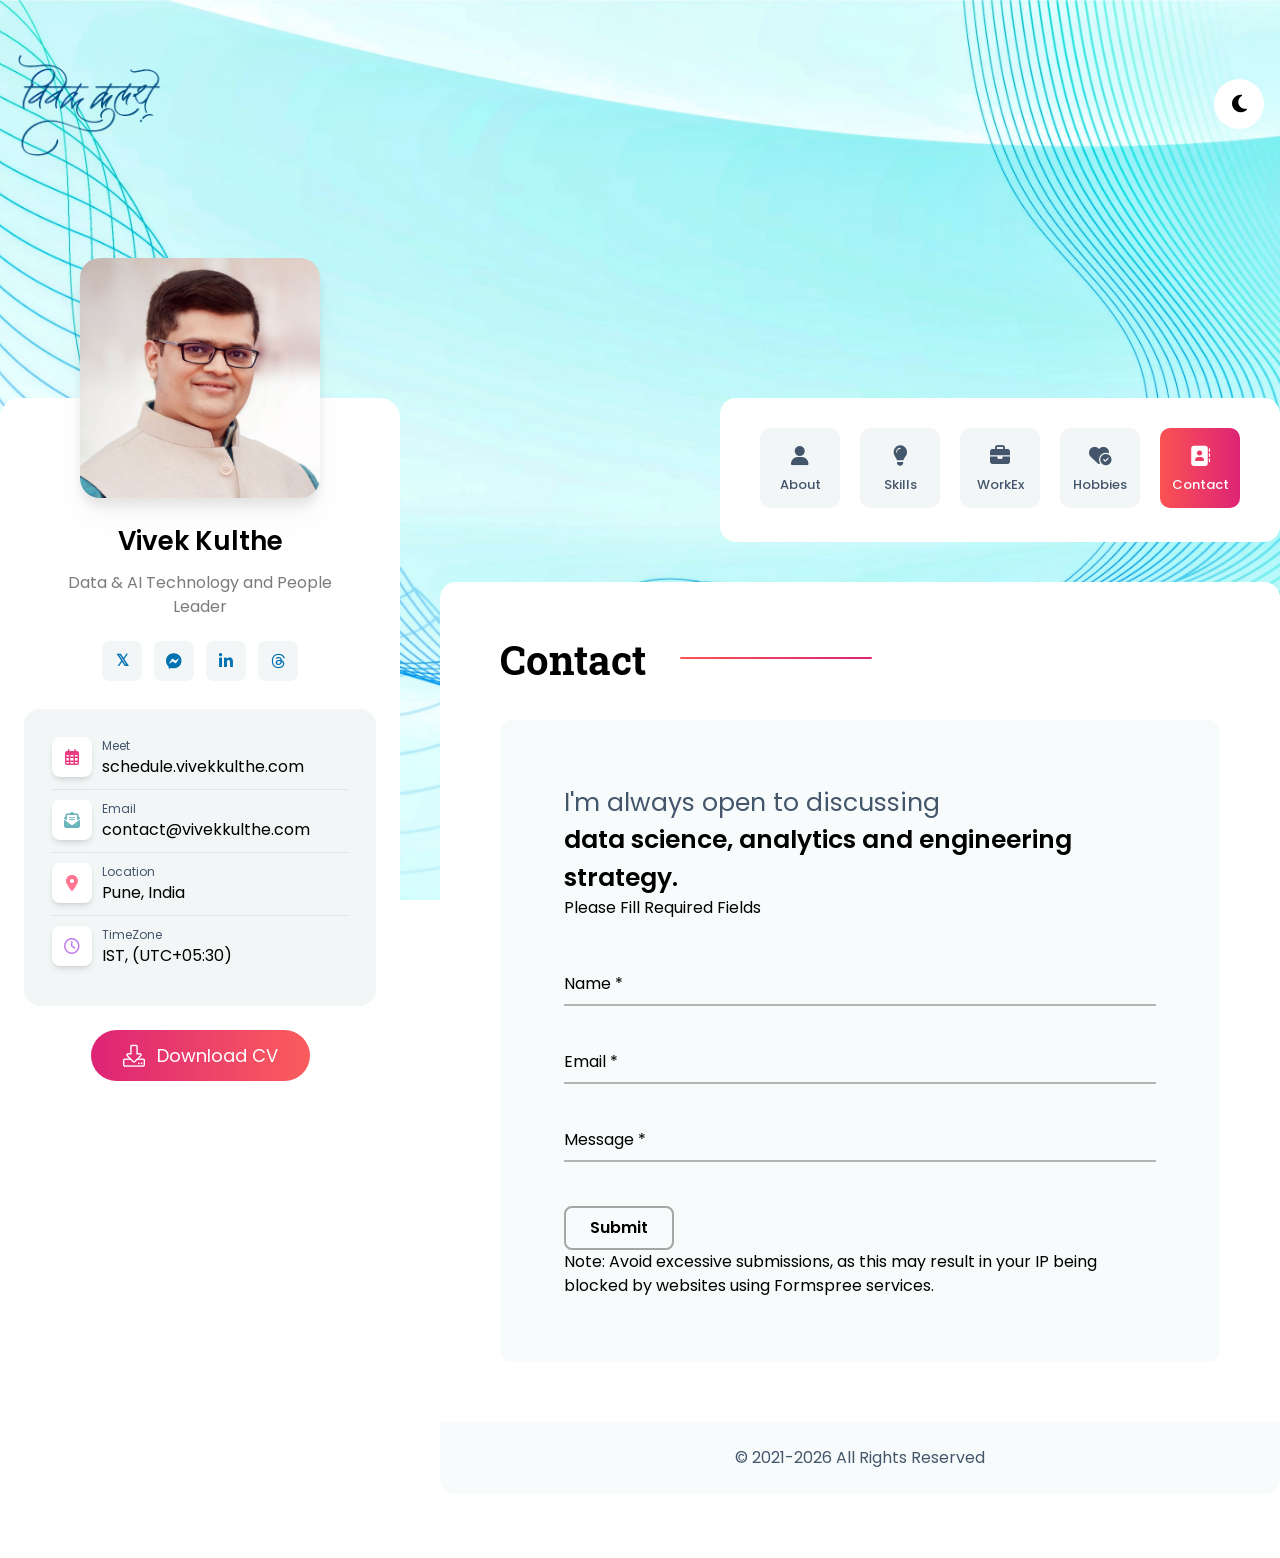
<file: contactOne.html>
<!DOCTYPE html>
<html lang="en">

<head>
        <!-- Google tag (gtag.js) -->
        <script async src="https://www.googletagmanager.com/gtag/js?id=G-Y4G8QSVCS0"></script>
        <script>
          window.dataLayer = window.dataLayer || [];
          function gtag(){dataLayer.push(arguments);}
          gtag('js', new Date());
    
          gtag('config', 'G-Y4G8QSVCS0');
        </script>
    
    
    <!-- commom meta tag -->
    <meta charset="UTF-8" />
    <meta http-equiv="X-UA-Compatible" content="IE=edge" />
    <meta name="viewport" content="width=device-width, initial-scale=1.0" />
    <link rel="shortcut icon" href="./images/logo/faveicon.svg" type="image/x-icon">
    <title>Contact - Vivek Kulthe </title>
    <!--=== font awesome ===-->
    <link rel="stylesheet" href="./assets/fontaswesome/css/all.min.css" />
    <link rel="stylesheet" href="./assets/fontaswesome/css/fontawesome.min.css" />
    <!-- google fonts -->
    <link rel="preconnect" href="https://fonts.googleapis.com" />
    <link rel="preconnect" href="https://fonts.gstatic.com" crossorigin />
    <link
        href="https://fonts.googleapis.com/css2?family=Poppins:ital,wght@0,200;0,300;0,400;0,500;0,600;0,700;1,400;1,500;1,600&family=Roboto+Slab:wght@300;400;500;600;700&display=swap"
        rel="stylesheet" />
    <!-- main css -->
    <link rel="stylesheet" href="./css/tailwind.css" />
    <!-- custom css -->
    <link rel="stylesheet" href="./css/custom.css" />
    <script>
        // On page load or when changing themes, best to add inline in `head` to avoid FOUC
        if (localStorage.getItem("color-theme") === "dark" || (!("color-theme" in localStorage) && window.matchMedia("(prefers-color-scheme: dark)").matches)) {
            document.documentElement.classList.add("dark");
        } else {
            document.documentElement.classList.remove("dark");
        }
    </script>
</head>

<body>
    <!-- PRELOADER -->
    <div id="preloader">
        <div class="loader_line"></div>
    </div>
    <!-- /PRELOADER -->


    <div class="bg-homeBg dark:bg-homeTwoBg-dark min-h-screen bg-no-repeat bg-center bg-cover bg-fixed md:pb-16 w-full">
        <div class="section-bg">
            <div class="w-full flex justify-between px-4">
                <!-- website Logo -->
                <a href="/">
                    <img width="148" height="105" src="./images/logo/logo.png" alt="logo" />
                </a>
                <div class="flex items-center">
                    <!-- dark and light mode toggle -->
                    <button id="theme-toggle" type="button" class="dark-light-btn">
                        <i id="theme-toggle-dark-icon" class="fa-solid text-xl fa-moon hidden"></i>
                        <i id="theme-toggle-light-icon" class="fa-solid fa-sun text-xl hidden"></i>
                    </button>
                    <!-- mobile toggle button -->
                    <button id="menu-toggle" type="button" class="menu-toggle-btn">
                        <i id="menu-toggle-open-icon" class="fa-solid fa-bars text-xl "></i>
                        <i id="menu-toggle-close-icon" class="fa-solid fa-xmark text-xl hidden  "></i>
                    </button>
                </div>
            </div>
        </div>

        <!-- mobile menu start -->
        <nav id="navbar" class="hidden lg:hidden">
            <ul
                class="block rounded-b-[20px] shadow-md absolute left-0 top-20 z-[22222222222222] w-full bg-white dark:bg-[#1d1d1d]">
                <li>
                    <a class="mobile-menu-items" href="./aboutOne.html">
                        <span class="mr-2 text-xl">
                            <i class="fa-solid fa-user"></i>
                        </span> About </a>
                </li>
                <li>
                    <a class="mobile-menu-items" href="./resumeOne.html">
                        <span class="mr-2 text-xl">
                            <i class="fa-solid fa-lightbulb"></i>
                        </span> Skills </a>
                </li>
                <li>
                    <a class="mobile-menu-items" href="./portfiloOne.html">
                        <span class="mr-2 text-xl">
                            <i class="fas fa-briefcase"></i>
                        </span> WorkEx </a>
                </li>
                <li>
                    <a class="mobile-menu-items" href="./blogOne.html">
                        <span class="mr-2 text-xl">
                            <i class="fa-solid fa-heart-circle-check"></i>
                        </span> Hobbies </a>
                </li>
                <li>
                    <a class="mobile-menu-items-active" href="./contactOne.html">
                        <span class="mr-2 text-xl">
                            <i class="fa-solid fa-address-book"></i>
                        </span> Contact </a>
                </li>
            </ul>
        </nav>
        <!-- mobile menu end -->

        <div class="container grid grid-cols-12 md:gap-10 justify-between lg:mt-[220px]">
            <!-- sidber personal info -->
            <div class="col-span-12 lg:col-span-4 hidden lg:block h-screen sticky top-44">
                <div
                    class="w-full mb-6 lg:mb-0 mx-auto relative bg-white text-center dark:bg-[#111111] px-6 rounded-[20px] mt-[180px] md:mt-[220px] lg:mt-0">
                    <!-- profile image -->
                    <img src="./images/about/avatar.png"
                        class="w-[240px] absolute left-[50%] transform -translate-x-[50%] h-[240px] drop-shadow-xl mx-auto rounded-[20px] -mt-[140px]"
                        alt="about avatar" />
                    <div class="pt-[100px] pb-8">
                        <h1 class="mt-6 mb-1 text-[26px] font-semibold dark:text-white"> Vivek Kulthe </h1>
                        <h3
                            class="mb-4 text-[#7B7B7B] inline-block dark:bg-[#1D1D1D] px-5 py-1.5 rounded-lg dark:text-[#A6A6A6]">
                            Data & AI Technology and People Leader</h3>
                        <div class="flex justify-center space-x-3">
                            
                            <!-- twitter icon and link -->
                            <a href="https://twitter.com/intent/tweet?screen_name=vivekkulthe" target="_blank" rel="noopener noreferrer">
                                <span class="socialbtn text-[#0072b1]">
                                    <b>𝕏</b><!-- <i class="fa-brands fa-twitter"></i> -->
                                </span>
                            </a>
                            <!-- dribbble icon and link -->
                            <a href="https://www.messenger.com/t/100075102113642" target="_blank" rel="noopener noreferrer">
                                <span class="socialbtn text-[#0072b1]">
                                    <i class="fa-brands fa-facebook-messenger"></i>
                                </span>
                            </a>
                            <!-- linkedin icon and link -->
                            <a href="https://www.linkedin.com/in/vivekkulthe/" target="_blank" rel="noopener noreferrer">
                                <span class="socialbtn text-[#0072b1]">
                                    <i class="fa-brands fa-linkedin-in"></i>
                                </span>
                            </a>
                            <!-- facebook icon and link -->
                            <a href="https://www.threads.net/@vivek.kulthe" target="_blank" rel="noopener noreferrer">
                                <span class="socialbtn text-[#0072b1]">
                                    <i class="fa-brands fa-threads"></i>
                                </span>
                            </a>
                        </div>

                        <div class="p-7 rounded-2xl mt-7 bg-[#F3F6F6] dark:bg-[#1D1D1D]">
                            <div class="flex border-b border-[#E3E3E3] dark:border-[#3D3A3A] pb-2.5">
                                <span class="socialbtn bg-white dark:bg-black text-[#E93B81] shadow-md">
                                    <i class="fa-regular fa-calendar-days"></i>
                                </span>
                                <div class="text-left ml-2.5">
                                    <p class="text-xs text-[#44566C] dark:text-[#A6A6A6]"> Meet </p>
                                    <p class="dark:text-white">schedule.vivekkulthe.com</p>
                                </div>
                            </div>
                            <div class="flex border-b border-[#E3E3E3] dark:border-[#3D3A3A] py-2.5">
                                <span class="socialbtn bg-white dark:bg-black text-[#6AB5B9] shadow-md">
                                    <i class="fa-solid fa-envelope-open-text"></i>
                                </span>
                                <div class="text-left ml-2.5">
                                    <p class="text-xs text-[#44566C] dark:text-[#A6A6A6]"> Email </p>
                                    <p class="dark:text-white">contact@vivekkulthe.com</p>
                                </div>
                            </div>
                            <div class="flex border-b border-[#E3E3E3] dark:border-[#3D3A3A] py-2.5">
                                <span class="socialbtn bg-white dark:bg-black text-[#FD7590] shadow-md">
                                    <i class="fa-solid fa-location-dot"></i>
                                </span>
                                <div class="text-left ml-2.5">
                                    <p class="text-xs text-[#44566C] dark:text-[#A6A6A6]"> Location </p>
                                    <p class="dark:text-white">Pune, India</p>
                                </div>
                            </div>
                            <div class="flex py-2.5">
                                <span class="socialbtn bg-white dark:bg-black text-[#C17CEB] shadow-md">
                                    <i class="fa-regular fa-clock"></i>
                                </span>
                                <div class="text-left ml-2.5">
                                    <p class="text-xs text-[#44566C] dark:text-[#A6A6A6]"> TimeZone </p>
                                    <p class="dark:text-white">IST, (UTC+05:30)</p>
                                </div>
                            </div>
                        </div>

                        <!-- dowanload button -->
                        <a href="https://vivekkulthe.com/resume/Resume_Vivek_Kulthe_Data_Technology_Leader.pdf">
                            <button class="dowanload-btn">
                            <img class="mr-3" src="./images/icons/dowanload.png" alt="icon" /> Download CV </button></a>
                    </div>
                </div>
            </div>

            <div class="col-span-12 lg:col-span-8">
                <!-- header for mobile devices start -->
                <header
                    class="lg:w-[560px] h-[144px] hidden lg:block p-[30px] ml-auto mb-10 rounded-[16px] bg-white dark:bg-[#111111]">
                    <nav class="hidden lg:block">
                        <ul class="flex">
                            <li> <a class="menu-item" href="./aboutOne.html">
                                <span class="text-xl mb-1">
                                    <i class="fa-solid fa-user"></i>
                                </span> About </a></li>
                        <li> <a class="menu-item" href="./resumeOne.html">
                                <span class="text-xl mb-1">
                                    <i class="fa-solid fa-lightbulb"></i>
                                </span> Skills </a></li>
                        <li> <a class="menu-item" href="./portfiloOne.html">
                                <span class="text-xl mb-1">
                                    <i class="fas fa-briefcase"></i>
                                </span> WorkEx </a></li>
                        <li><a class="menu-item" href="./blogOne.html">
                                <span class="text-xl mb-1">
                                    <i class="fa-solid fa-heart-circle-check"></i>
                                </span> Hobbies </a></li>
                        <li> <a class="menu-active" href="./contactOne.html">
                                <span class="text-xl mb-1">
                                    <i class="fa-solid fa-address-book"></i>
                                </span> Contact </a></li>
                        </ul>
                    </nav>
                </header>
                <!-- header for mobile devices start -->

                <!-- contact section start -->
                <div class="bg-white lg:rounded-2xl dark:bg-[#111111]">
                    <h2 class="after-effect after:left-60 after:top-[76px] mb-12 md:mb-[30px] pl-4 md:pl-[60px] pt-12">
                        Contact </h2>
                    <div
                        class="mx-4 md:mx-[60px] p-4 md:p-16 dark:border-[#212425] dark:border-2 bg-color-810 rounded-xl dark:bg-[#111111] mb-[30px] md:mb-[60px]">
                        <h3 class="text-4xl">
                            <span class="text-gray-lite dark:text-[#A6A6A6]">I'm always open to discussing
                                </span>
                            <br />
                            <span class="font-semibold dark:text-white">data science, analytics and engineering strategy.</span>
                        </h3>

                        <form action="https://formspree.io/f/mpzeynjd" method="POST">
                            <div class="returnmessage"
                                data-success="Your message has been received, We will contact you soon."></div>
                            <div class="empty_notice">
                                <span>Please Fill Required Fields</span>
                            </div>

                            <!-- name input  -->
                            <div class="relative z-0 w-full mt-[40px] mb-8 group">
                                <input type="text" id="name" name="name"
                                    class="block autofill:bg-transparent py-2.5 px-0 w-full text-sm text-gray-lite bg-transparent border-0 border-b-[2px] border-[#B5B5B5] appearance-none dark:text-white dark:border-[#333333] dark:focus:border-[#FF6464] focus:outline-none focus:ring-0 focus:border-[#FF6464] peer"
                                    placeholder=" " required="" />
                                <label for="name"
                                    class="peer-focus:font-medium absolute text-sm text-gray-500 dark:text-color-910 duration-300 transform -translate-y-6 scale-75 top-3 -z-10 origin-[0] peer-focus:left-0 peer-focus:text-[#FF6464] peer-focus:dark:text-[#FF6464] peer-placeholder-shown:scale-100 peer-placeholder-shown:translate-y-0 peer-focus:scale-75 peer-focus:-translate-y-8">
                                    Name * </label>
                            </div>

                            <!-- email input  -->
                            <div class="relative z-0 w-full mb-8 group">
                                <input type="email" name="email"
                                    class="block autofill:text-red-900 needed py-2.5 px-0 w-full text-sm text-gray-lite bg-transparent border-0 border-b-[2px] border-[#B5B5B5] appearance-none dark:text-white dark:border-[#333333] dark:focus:border-[#FF6464] focus:outline-none focus:ring-0 focus:border-[#5185D4] peer"
                                    placeholder=" " id="email" required="" />
                                <label for="email"
                                    class="peer-focus:font-medium absolute text-sm text-gray-500 dark:text-color-910 duration-300 transform -translate-y-6 scale-75 top-3 -z-10 origin-[0] peer-focus:left-0 peer-focus:text-[#5185D4] peer-focus:dark:text-[#FF6464] peer-placeholder-shown:scale-100 peer-placeholder-shown:translate-y-0 peer-focus:scale-75 peer-focus:-translate-y-8">
                                    Email * </label>
                            </div>

                            <!-- message input  -->
                            <div class="relative z-0 w-full mb-8 group">
                                <input type="text" name="message"
                                    class="block py-2.5 px-0 w-full text-sm text-gray-lite bg-transparent border-0 border-b-[2px] border-[#B5B5B5] appearance-none dark:text-white dark:border-[#333333] dark:focus:border-[#FF6464] focus:outline-none focus:ring-0 focus:border-[#CA56F2] peer"
                                    placeholder=" " id="message" required="" />
                                <label for="message"
                                    class="peer-focus:font-medium absolute text-sm text-gray-500 dark:text-color-910 duration-300 transform -translate-y-6 scale-75 top-3 -z-10 origin-[0] peer-focus:left-0 peer-focus:text-[#CA56F2] peer-focus:dark:text-[#FF6464] peer-placeholder-shown:scale-100 peer-placeholder-shown:translate-y-0 peer-focus:scale-75 peer-focus:-translate-y-8">
                                    Message * </label>
                            </div>

                            <!-- submit buttons -->
                            <input type="submit"
                                class="px-6 py-2 rounded-lg border-[2px] mt-3 border-color-910 font-semibold cursor-pointer hover:bg-gradient-to-r from-[#FA5252] to-[#DD2476] hover:text-white transition-colors duration-300 ease-in-out hover:border-transparent dark:text-white"
                                value="Submit" />
                        </form>
                         <div class="empty_notice">
                                <span>Note: Avoid excessive submissions, as this may result in your IP being blocked by websites using Formspree services.</span>
                            </div>
                    </div>

                    <!-- footer start -->
                    <footer class="overflow-hidden bg-[#f8fbfb] dark:bg-[#212425] rounded-b-2xl">
                        <p class="text-center py-6 text-gray-lite dark:text-color-910"> © 2021-<script>document.write(/\d{4}/.exec(Date())[0])</script> All Rights Reserved</p>
                    </footer>
                    <!-- footer end -->
                </div>
                <!-- contact section start -->
            </div>
        </div>
    </div>
    <!-- js -->


    <script src="./js/vendor/jquary.min.js"></script>
    <!--=== main js ===-->
    <script src="./js/main.js"></script>
</body>

</html>
</file>
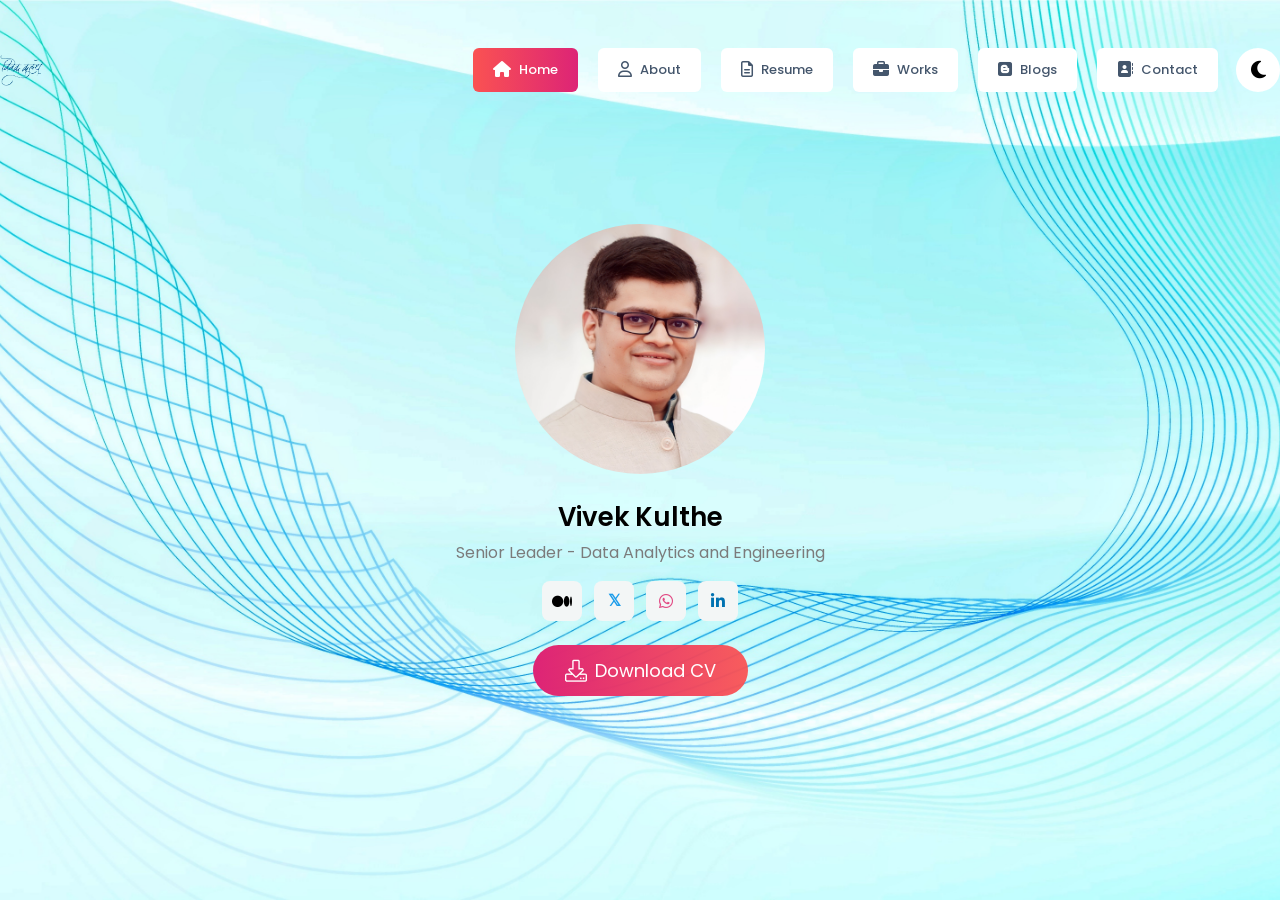
<file: homePage.html>
<!DOCTYPE html>
<html lang="en">

<head>
    <!-- common meta tags -->
    <meta charset="UTF-8" />
    <meta http-equiv="X-UA-Compatible" content="IE=edge" />
    <meta name="viewport" content="width=device-width, initial-scale=1.0" />
    <link rel="shortcut icon" href="./images/logo/faveicon.jpg" type="image/x-icon">
    <!--=== fontaswesome ===-->
    <link rel="stylesheet" href="./assets/fontaswesome/css/all.min.css" />
    <link rel="stylesheet" href="./assets/fontaswesome/css/fontawesome.min.css" />
    <link rel="preconnect" href="https://fonts.googleapis.com" />
    <link rel="preconnect" href="https://fonts.gstatic.com" crossorigin />
    <link
        href="https://fonts.googleapis.com/css2?family=Poppins:ital,wght@0,200;0,300;0,400;0,500;0,600;0,700;1,400;1,500;1,600&family=Roboto+Slab:wght@300;400;500;600;700&display=swap"
        rel="stylesheet" />
    <!--=== main css ===-->
    <link rel="stylesheet" href="./css/tailwind.css" />
    <link rel="stylesheet" href="./css/custom.css" />
    <title>Home - Vivek Kulthe </title>
    <script>
        // On page load or when changing themes, best to add inline in `head` to avoid FOUC
        if (localStorage.getItem("color-theme") === "dark" || (!("color-theme" in localStorage) && window.matchMedia("(prefers-color-scheme: dark)").matches)) {
            document.documentElement.classList.add("dark");
        } else {
            document.documentElement.classList.remove("dark");
        }
    </script>
</head>

<body>
    <!-- PRELOADER -->
    <div id="preloader">
        <div class="loader_line"></div>
    </div>
    <!-- /PRELOADER -->


    <div class="bg-homeBg min-h-screen dark:bg-homeBg-dark bg-no-repeat bg-center bg-cover bg-fixed md:pb-16 w-full">
        <div class="z-50">
            <!-- container start -->
            <div class="container">
                <!-- header start for large screens -->
                <header class="flex justify-between items-center fixed top-0 left-0 w-full lg:static z-[1111111111]">
                    <div class="flex justify-between w-full px-4 lg:px-0 bg-[#F3F6F6] lg:bg-transparent dark:bg-black">
                        <div class="flex justify-between w-full items-center space-x-4 lg:my-8 my-5">
                            <!-- website logo -->
                            <a class="text-5xl font-semibold" href="/">
                                <img class="h-[26px] lg:h-[32px]" src="./images/logo/logo.png" alt="logo" />
                            </a>
                            <div class="flex items-center">
                                <!-- light and dark mode button -->
                                <button id="theme-toggle-mobile" type="button"
                                    class="dark-light-btn lg:hidden w-[44px] h-[44px] ml-2">
                                    <i id="theme-toggle-dark-icon-mobile" class="fa-solid text-xl fa-moon hidden"></i>
                                    <i id="theme-toggle-light-icon-mobile" class="fa-solid fa-sun text-xl hidden"></i>
                                </button>
                                <!-- mobile toggle button -->
                                <button id="menu-toggle" type="button" class="menu-toggle-btn">
                                    <i id="menu-toggle-open-icon" class="fa-solid fa-bars text-xl "></i>
                                    <i id="menu-toggle-close-icon" class="fa-solid fa-xmark text-xl hidden  "></i>
                                </button>
                            </div>
                        </div>
                    </div>

                    <!-- header items two for large screens -->
                    <nav class="hidden lg:block">
                        <ul class="flex my-12">
                            <li>
                                <a class="menu-item-two-active" href="./homePage.html">
                                    <span class="mr-2 text-base">
                                        <i class="fa-solid fa-house"></i>
                                    </span> Home </a>
                            </li>
                            <li>
                                <a class="menu-item-two" href="./aboutOne.html">
                                    <span class="mr-2 text-base">
                                        <i class="fa-regular fa-user"></i>
                                    </span> About </a>
                            </li>
                            <li>
                                <a class="menu-item-two" href="./resumeOne.html">
                                    <span class="mr-2 text-base">
                                        <i class="fa-regular fa-file-lines"></i>
                                    </span> Resume </a>
                            </li>
                            <li>
                                <a class="menu-item-two" href="./portfiloOne.html">
                                    <span class="mr-2 text-base">
                                        <i class="fas fa-briefcase"></i>
                                    </span> Works </a>
                            </li>
                            <li>
                                <a class="menu-item-two" href="./blogOne.html">
                                    <span class="mr-2 text-base">
                                        <i class="fa-brands fa-blogger"></i>
                                    </span> Blogs </a>
                            </li>
                            <li>
                                <a class="menu-item-two" href="./contactOne.html">
                                    <span class="mr-2 text-base">
                                        <i class="fa-solid fa-address-book"></i>
                                    </span> Contact </a>
                            </li>
                            <li>
                                <!-- light and dark mode button -->
                                <button id="theme-toggle" type="button" class="dark-light-btn w-[44px] h-[44px] ml-2">
                                    <i id="theme-toggle-dark-icon" class="fa-solid text-xl fa-moon hidden"></i>
                                    <i id="theme-toggle-light-icon" class="fa-solid fa-sun text-xl hidden"></i>
                                </button>
                            </li>
                        </ul>
                    </nav>

                    <!-- mobile menu start -->
                    <nav id="navbar" class="hidden lg:hidden">
                        <ul
                            class="block rounded-b-[20px] shadow-md absolute left-0 top-20 z-[22222222222222] w-full bg-white dark:bg-[#1d1d1d]">
                            <li>
                                <a class="mobile-menu-items-active" href="./homePage.html">
                                    <span class="mr-2 text-xl">
                                        <i class="fa-solid fa-house"></i>
                                    </span> Home </a>
                            </li>
                            <li>
                                <a class="mobile-menu-items" href="./aboutTwo.html">
                                    <span class="mr-2 text-xl">
                                        <i class="fa-regular fa-user"></i>
                                    </span> About </a>
                            </li>
                            <li>
                                <a class="mobile-menu-items" href="./resumeTwo.html">
                                    <span class="mr-2 text-xl">
                                        <i class="fa-regular fa-file-lines"></i>
                                    </span> Resume </a>
                            </li>
                            <li>
                                <a class="mobile-menu-items" href="./portfiloTwo.html">
                                    <span class="mr-2 text-xl">
                                        <i class="fas fa-briefcase"></i>
                                    </span> Works </a>
                            </li>
                            <li>
                                <a class="mobile-menu-items" href="./blogTwo.html">
                                    <span class="mr-2 text-xl">
                                        <i class="fa-brands fa-blogger"></i>
                                    </span> Blogs </a>
                            </li>
                            <li>
                                <a class="mobile-menu-items" href="./contactTwo.html">
                                    <span class="mr-2 text-xl">
                                        <i class="fa-solid fa-address-book"></i>
                                    </span> Contact </a>
                            </li>
                        </ul>
                    </nav>
                    <!-- mobile menu end -->
                </header>
                <!-- header  end -->

                <!-- Home page contant start -->
                <div class="flex flex-col items-center h-[100vh] md:h-[90vh] lg:h-[80vh] xl:h-[71vh] justify-center aos-init aos-animate"
                    data-aos="fade">
                    <!-- personal image -->
                    <img class="rounded-full w-[250px] h-[250px] 2xl:w-[280px] 2xl:h-[280px]"
                        src="./images/about/avatar.png" alt="about avatar" />
                    <h3 class="mt-6 mb-1 text-5xl font-semibold dark:text-white"> Vivek Kulthe </h3>
                    <p class="mb-4 text-[#7B7B7B]">Senior Leader - Data Analytics and Engineering</p>
                    <!-- social link and social  buttons -->
                    <div class="flex space-x-3">
                        <!-- facebook link -->
                        <a href="https://vivekkulthe.medium.com" target="_blank" rel="noopener noreferrer">
                            <span class="socialbtn text-[#000000]">
                                <i class="fa-brands fa-medium"></i>
                            </span>
                        </a>
                        <!-- twitter link -->
                        <a href="https://twitter.com/intent/tweet?screen_name=vivekkulthe" target="_blank" rel="noopener noreferrer">
                            <span class="socialbtn text-[#1C9CEA]">
                                <b>𝕏</b><!-- <i class="fa-brands fa-twitter"></i> -->
                            </span>
                        </a>
                        <!-- dribbble icon and link -->
                        <a href="https://wa.me/08767067934" target="_blank" rel="noopener noreferrer">
                            <span class="socialbtn text-[#e14a84]">
                                <i class="fa-brands fa-whatsapp"></i>
                            </span>
                        </a>
                        <!-- linkedin icon and link -->
                        <a href="https://www.linkedin.com/in/vivekkulthe/" target="_blank" rel="noopener noreferrer">
                            <span class="socialbtn text-[#0072b1]">
                                <i class="fa-brands fa-linkedin-in"></i>
                            </span>
                        </a>
                    </div>
                    <!-- dowanload button -->
                    <a href="https://vivekkulthe.com/resume/Resume_Vivek_Kulthe_Data_Technology_Leader.pdf">
                    <button class="dowanload-btn">
                        <img src="./images/icons/dowanload.png" alt="icon" class="mr-2" /> Download CV </button>
                    </a>
                </div>
                <!-- Home page contant End -->
            </div>
        </div>
    </div>

    <!--==== js =====-->
    <script src="./js/vendor/jquary.min.js"></script>
    <!-- main js -->
    <script src="./js/main.js"></script>
</body>
</html>
</file>
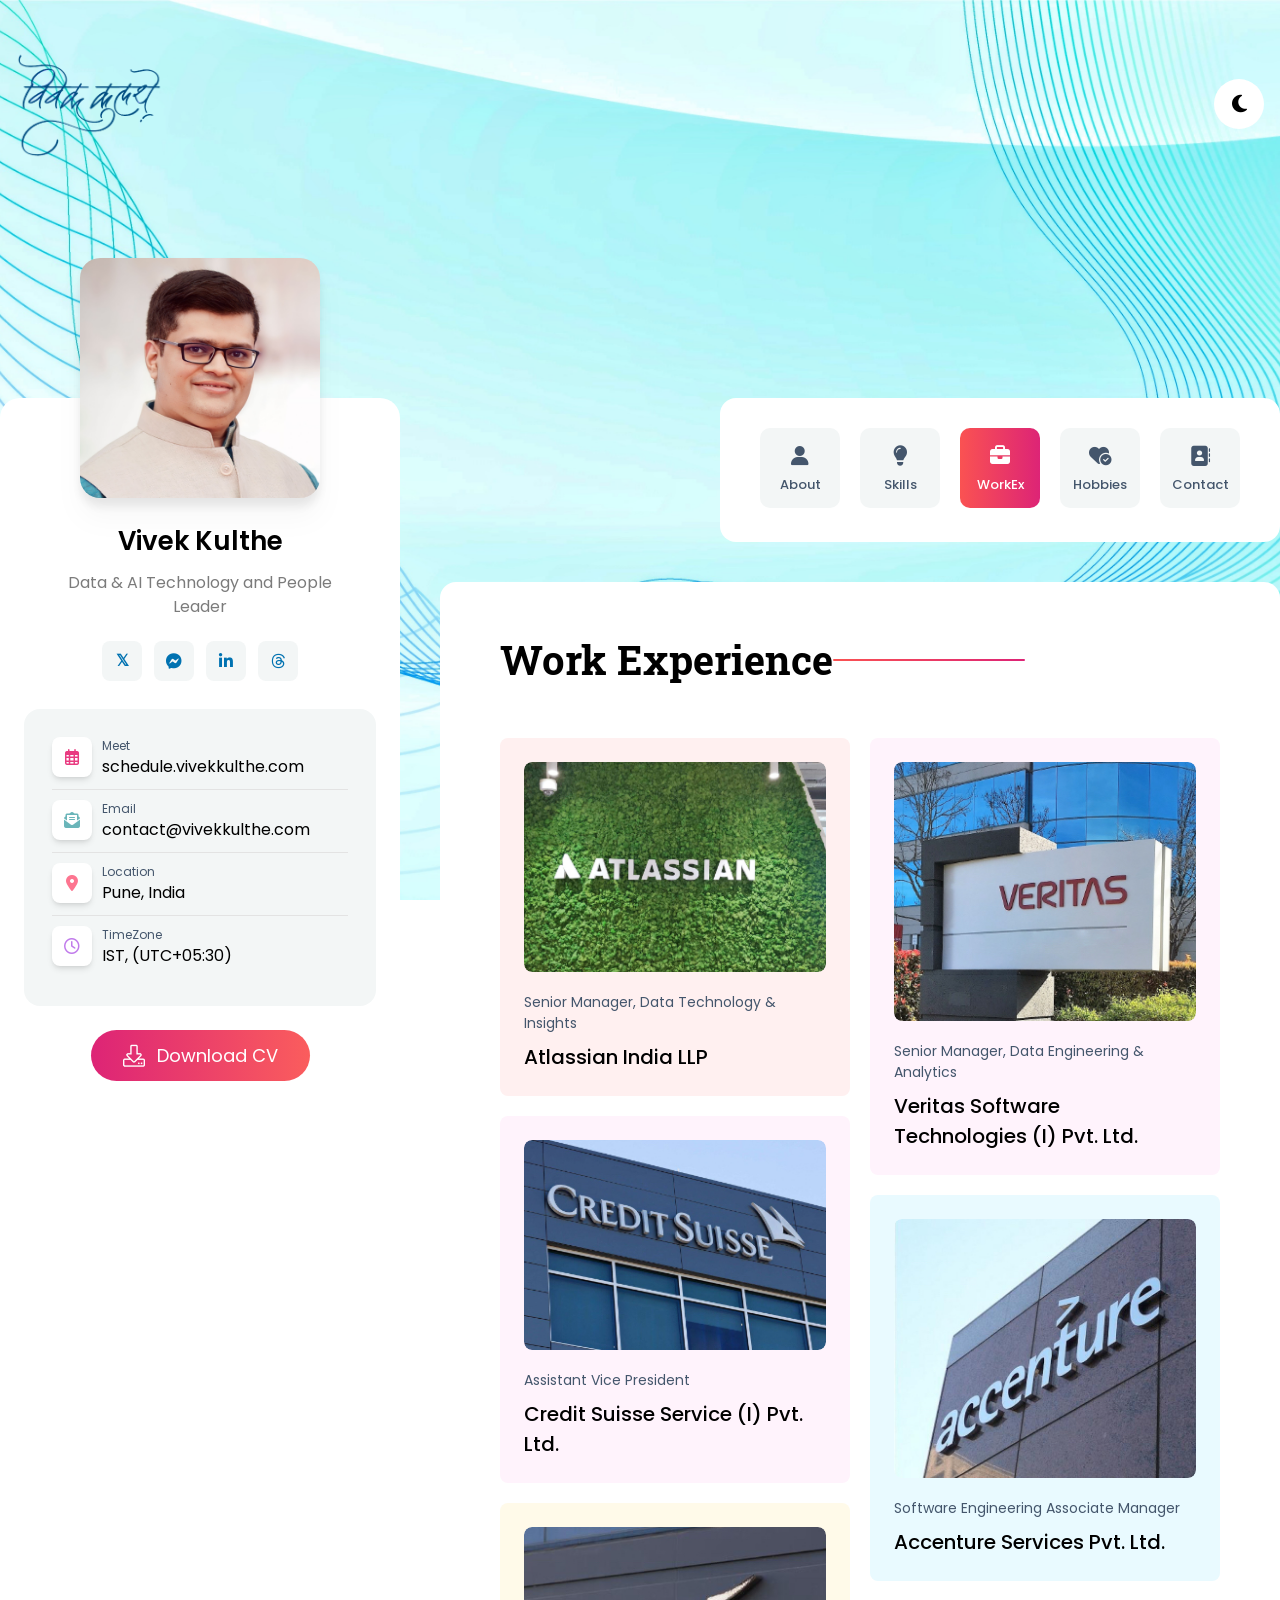
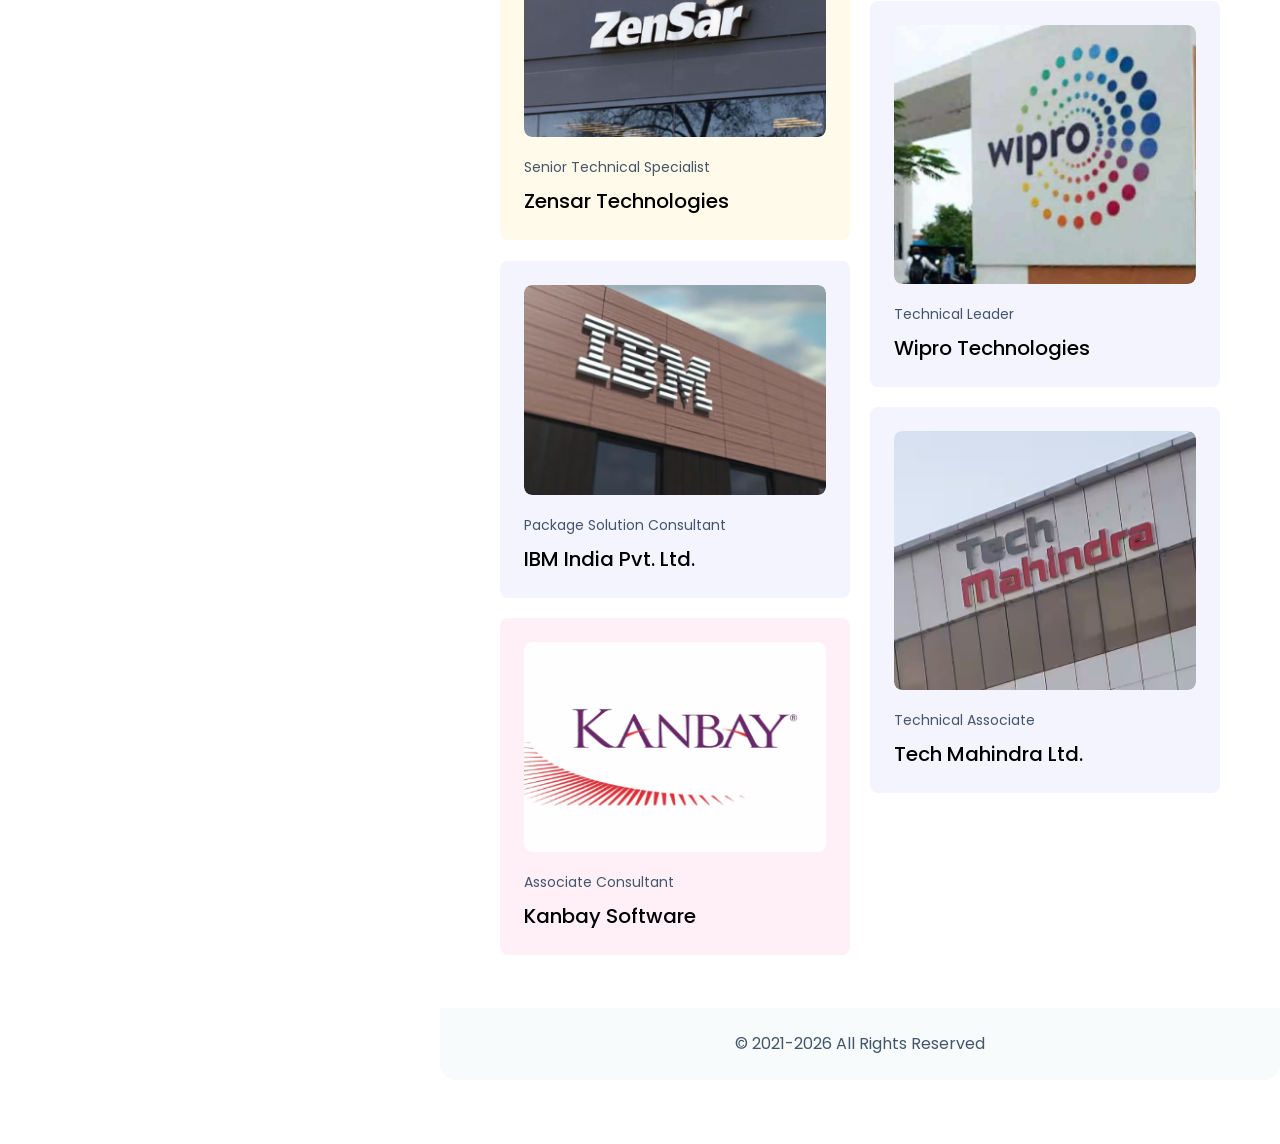
<file: portfiloOne.html>
<!DOCTYPE html>
<html lang="en">

<head>
        <!-- Google tag (gtag.js) -->
        <script async src="https://www.googletagmanager.com/gtag/js?id=G-Y4G8QSVCS0"></script>
        <script>
          window.dataLayer = window.dataLayer || [];
          function gtag(){dataLayer.push(arguments);}
          gtag('js', new Date());
    
          gtag('config', 'G-Y4G8QSVCS0');
        </script>
    
    
    <!-- common meta tags -->
    <meta charset="UTF-8" />
    <meta http-equiv="X-UA-Compatible" content="IE=edge" />
    <meta name="viewport" content="width=device-width, initial-scale=1.0" />
    <link rel="shortcut icon" href="./images/logo/faveicon.svg" type="image/x-icon">
    <title>WorkEx - Vivek Kulthe </title>
    <link rel="stylesheet" href="./assets/fontaswesome/css/all.min.css" />
    <link rel="stylesheet" href="./assets/fontaswesome/css/fontawesome.min.css" />
    <link rel="preconnect" href="https://fonts.googleapis.com" />
    <link rel="preconnect" href="https://fonts.gstatic.com" crossorigin />
    <link
        href="https://fonts.googleapis.com/css2?family=Poppins:ital,wght@0,200;0,300;0,400;0,500;0,600;0,700;1,400;1,500;1,600&family=Roboto+Slab:wght@300;400;500;600;700&display=swap"
        rel="stylesheet" />
    <!-- modal css -->
    <link rel="stylesheet" href="./css/vendor/jquery.modal.min.css" />
    <!-- main css -->
    <link rel="stylesheet" href="./css/tailwind.css" />
    <link rel="stylesheet" href="./css/custom.css">
    <script>
        // On page load or when changing themes, best to add inline in `head` to avoid FOUC
        if (localStorage.getItem("color-theme") === "dark" || (!("color-theme" in localStorage) && window.matchMedia("(prefers-color-scheme: dark)").matches)) {
            document.documentElement.classList.add("dark");
        } else {
            document.documentElement.classList.remove("dark");
        }
    </script>
</head>

<body>
    <!-- PRELOADER -->
    <div id="preloader">
        <div class="loader_line"></div>
    </div>
    <!-- /PRELOADER -->

    <div class="bg-homeBg dark:bg-homeTwoBg-dark min-h-screen bg-no-repeat bg-center bg-cover bg-fixed md:pb-16 w-full">
        <div class="section-bg">
            <div class="w-full flex justify-between px-4">
                <!-- website Logo -->
                <a href="/">
                    <img width="148" height="105" src="./images/logo/logo.png" alt="logo" />
                </a>
                <div class="flex items-center">
                    <!-- dark and light mode toggle -->
                    <button id="theme-toggle" type="button" class="dark-light-btn">
                        <i id="theme-toggle-dark-icon" class="fa-solid text-xl fa-moon hidden"></i>
                        <i id="theme-toggle-light-icon" class="fa-solid fa-sun text-xl hidden"></i>
                    </button>
                    <!-- mobile toggle button -->
                    <button id="menu-toggle" type="button" class="menu-toggle-btn">
                        <i id="menu-toggle-open-icon" class="fa-solid fa-bars text-xl "></i>
                        <i id="menu-toggle-close-icon" class="fa-solid fa-xmark text-xl hidden  "></i>
                    </button>
                </div>
            </div>
        </div>

        <!-- mobile menu start -->
        <nav id="navbar" class="hidden lg:hidden">
            <ul
                class="block rounded-b-[20px] shadow-md absolute left-0 top-20 z-[22222222222222] w-full bg-white dark:bg-[#1d1d1d]">
                <li>
                    <a class="mobile-menu-items" href="./aboutOne.html">
                        <span class="mr-2 text-xl">
                            <i class="fa-solid fa-user"></i>
                        </span> About </a>
                </li>
                <li>
                    <a class="mobile-menu-items" href="./resumeOne.html">
                        <span class="mr-2 text-xl">
                            <i class="fa-solid fa-lightbulb"></i>
                        </span> Skills </a>
                </li>
                <li>
                    <a class="mobile-menu-items-active" href="./portfiloOne.html">
                        <span class="mr-2 text-xl">
                            <i class="fas fa-briefcase"></i>
                        </span> WorkEx </a>
                </li>
                <li>
                    <a class="mobile-menu-items" href="./blogOne.html">
                        <span class="mr-2 text-xl">
                            <i class="fa-solid fa-heart-circle-check"></i>
                        </span> Hobbies </a>
                </li>
                <li>
                    <a class="mobile-menu-items" href="./contactOne.html">
                        <span class="mr-2 text-xl">
                            <i class="fa-solid fa-address-book"></i>
                        </span> Contact </a>
                </li>
            </ul>
        </nav>
        <!-- mobile menu end -->

        <div class="container grid grid-cols-12 md:gap-10 justify-between lg:mt-[220px]">
            <!-- sidber personal info -->
            <div class="col-span-12 lg:col-span-4 hidden lg:block h-screen sticky top-44">
                <div
                    class="w-full mb-6 lg:mb-0 mx-auto relative bg-white text-center dark:bg-[#111111] px-6 rounded-[20px] mt-[180px] md:mt-[220px] lg:mt-0">
                    <!-- profile image -->
                    <img src="./images/about/avatar.png"
                        class="w-[240px] absolute left-[50%] transform -translate-x-[50%] h-[240px] drop-shadow-xl mx-auto rounded-[20px] -mt-[140px]"
                        alt="about avatar" />
                    <div class="pt-[100px] pb-8">
                        <h1 class="mt-6 mb-1 text-[26px] font-semibold dark:text-white"> Vivek Kulthe </h1>
                        <h3
                            class="mb-4 text-[#7B7B7B] inline-block dark:bg-[#1D1D1D] px-5 py-1.5 rounded-lg dark:text-[#A6A6A6]">
                            Data & AI Technology and People Leader</h3>
                            <div class="flex justify-center space-x-3">
                                
                                <!-- twitter icon and link -->
                                <a href="https://twitter.com/intent/tweet?screen_name=vivekkulthe" target="_blank" rel="noopener noreferrer">
                                    <span class="socialbtn text-[#0072b1]">
                                        <b>𝕏</b><!-- <i class="fa-brands fa-twitter"></i> -->
                                    </span>
                                </a>
                                <!-- dribbble icon and link -->
                                <a href="https://www.messenger.com/t/100075102113642" target="_blank" rel="noopener noreferrer">
                                    <span class="socialbtn text-[#0072b1]">
                                        <i class="fa-brands fa-facebook-messenger"></i>
                                    </span>
                                </a>
                                <!-- linkedin icon and link -->
                                <a href="https://www.linkedin.com/in/vivekkulthe/" target="_blank" rel="noopener noreferrer">
                                    <span class="socialbtn text-[#0072b1]">
                                        <i class="fa-brands fa-linkedin-in"></i>
                                    </span>
                                </a>
                                <!-- facebook icon and link -->
                                <a href="https://www.threads.net/@vivek.kulthe" target="_blank" rel="noopener noreferrer">
                                    <span class="socialbtn text-[#0072b1]">
                                        <i class="fa-brands fa-threads"></i>
                                    </span>
                                </a>
                            </div>

                        <div class="p-7 rounded-2xl mt-7 bg-[#F3F6F6] dark:bg-[#1D1D1D]">
                            <div class="flex border-b border-[#E3E3E3] dark:border-[#3D3A3A] pb-2.5">
                                <span class="socialbtn bg-white dark:bg-black text-[#E93B81] shadow-md">
                                    <i class="fa-regular fa-calendar-days"></i>
                                </span>
                                <div class="text-left ml-2.5">
                                    <p class="text-xs text-[#44566C] dark:text-[#A6A6A6]"> Meet </p>
                                    <p class="dark:text-white">schedule.vivekkulthe.com</p>
                                </div>
                            </div>
                            <div class="flex border-b border-[#E3E3E3] dark:border-[#3D3A3A] py-2.5">
                                <span class="socialbtn bg-white dark:bg-black text-[#6AB5B9] shadow-md">
                                    <i class="fa-solid fa-envelope-open-text"></i>
                                </span>
                                <div class="text-left ml-2.5">
                                    <p class="text-xs text-[#44566C] dark:text-[#A6A6A6]"> Email </p>
                                    <p class="dark:text-white">contact@vivekkulthe.com</p>
                                </div>
                            </div>
                            <div class="flex border-b border-[#E3E3E3] dark:border-[#3D3A3A] py-2.5">
                                <span class="socialbtn bg-white dark:bg-black text-[#FD7590] shadow-md">
                                    <i class="fa-solid fa-location-dot"></i>
                                </span>
                                <div class="text-left ml-2.5">
                                    <p class="text-xs text-[#44566C] dark:text-[#A6A6A6]"> Location </p>
                                    <p class="dark:text-white">Pune, India</p>
                                </div>
                            </div>
                            <div class="flex py-2.5">
                                <span class="socialbtn bg-white dark:bg-black text-[#C17CEB] shadow-md">
                                    <i class="fa-regular fa-clock"></i>
                                </span>
                                <div class="text-left ml-2.5">
                                    <p class="text-xs text-[#44566C] dark:text-[#A6A6A6]"> TimeZone </p>
                                    <p class="dark:text-white">IST, (UTC+05:30)</p>
                                </div>
                            </div>
                        </div>

                        <!-- dowanload button -->
                        <a href="https://vivekkulthe.com/resume/Resume_Vivek_Kulthe_Data_Technology_Leader.pdf">
                        <button class="dowanload-btn">
                            <img class="mr-3" src="./images/icons/dowanload.png" alt="icon" /> Download CV </button></a>
                    </div>
                </div>
            </div>


            <div class="col-span-12 lg:col-span-8">
                <!-- header for mobile devices start -->
                <header
                    class="lg:w-[560px] h-[144px] hidden lg:block p-[30px] ml-auto mb-10 rounded-[16px] bg-white dark:bg-[#111111]">
                    <nav class="hidden lg:block">
                        <ul class="flex">
                            <li> <a class="menu-item" href="./aboutOne.html">
                                <span class="text-xl mb-1">
                                    <i class="fa-solid fa-user"></i>
                                </span> About </a></li>
                        <li> <a class="menu-item" href="./resumeOne.html">
                                <span class="text-xl mb-1">
                                    <i class="fa-solid fa-lightbulb"></i>
                                </span> Skills </a></li>
                        <li> <a class="menu-active" href="./portfiloOne.html">
                                <span class="text-xl mb-1">
                                    <i class="fas fa-briefcase"></i>
                                </span> WorkEx </a></li>
                        <li><a class="menu-item" href="./blogOne.html">
                                <span class="text-xl mb-1">
                                    <i class="fa-solid fa-heart-circle-check"></i>
                                </span> Hobbies </a></li>
                        <li> <a class="menu-item" href="./contactOne.html">
                                <span class="text-xl mb-1">
                                    <i class="fa-solid fa-address-book"></i>
                                </span> Contact </a></li>
                        </ul>
                    </nav>
                </header>
                <!-- header for mobile devices start -->

                <!-- about me section start -->
                <section id="portfolio" class="bg-white   lg:rounded-2xl dark:bg-[#111111]">
                    <div class="container  mb-8 px-4 sm:px-5 md:px-10 lg:px-[60px]">
                        <div class="py-12 ">
                            <h2 class="after-effect after:left-250 lg:mt-0">Work Experience</h2>
                            <!-- fillter button group -->
                            <!-- fillter group buttons -->
                            <!-- <ul
                                class="button-group isotop-menu-wrapper mt-[30px] flex w-full justify-start md:justify-end flex-wrap font-medium">
                                <li class="fillter-btn mr-4 md:mx-4 is-checked" data-filter="*">All</li>
                                <li class="fillter-btn mr-4 md:mx-4" data-filter=".dev">Leadership</li>
                                <li class="fillter-btn mr-4 md:mx-4" data-filter=".plugin">Manager</li>
                                <li class="fillter-btn mr-4 md:mx-4" data-filter=".branding">Technical Lead</li>
                                <li class="fillter-btn mr-4 md:mx-4" data-filter=".custom">Developer</li>
                            </ul> -->
                        </div>
                        <!-- End py-12 -->

                        <div id="isotop-gallery-wrapper" class="mymix portfolio_list-two  two-col ">
                            <div class="grid-sizer"></div>
                            <!-- portfolio items one start -->
                            <div class="portfolio_list-two-items isotop-item plugin custom ">
                                <div
                                    class="rounded-lg bg-[#fff0f0] p-6 dark:bg-transparent dark:border-[2px] border-[#212425]">
                                    <div class="overflow-hidden rounded-lg">
                                        <a href="#portfiloOne" rel="modal:open">
                                            <img class="w-full cursor-pointer transition duration-200 ease-in-out transform hover:scale-110 rounded-lg h-auto"
                                                src="./images/work_images/small/1.jpg" alt="portfolio image" />
                                        </a>
                                    </div>
                                    <span
                                        class="pt-5 text-[14px] font-normal text-gray-lite block dark:text-[#A6A6A6]">Senior Manager, Data Technology & Insights</span>
                                    <h2
                                        class="font-medium cursor-pointer text-xl duration-300 transition hover:text-[#FA5252] dark:hover:text-[#FA5252] dark:text-white mt-2">
                                        <a href="#portfiloOne" rel="modal:open">Atlassian India LLP</a>
                                    </h2>
                                </div>
                            </div>

                            <!-- modal start for item one  -->
                            <div id="portfiloOne" class="modal-container modal">
                                <div
                                    class="overflow-y-scroll scroll-hide-1700  max-h-[60vh] lg:max-h-[80vh] dark:scrollbarDark scrollbarLight">
                                    <h2 class="text-[#ef4060] dark:hover:text-[#FA5252] text-4xl text-center font-bold">
                                        Senior Manager, Data Technology & Insights
                                    </h2>
                                    <div class="grid grid-cols-1 lg:grid-cols-2 my-6 pr-3">
                                        <div class="space-y-2">
                                            <p class="dark:text-white flex items-center text-[15px] sm:text-lg">
                                                <i
                                                    class="fa-regular fa-calendar-days sm:text-lg hidden sm:block mr-4 md:text-xl"></i>
                                                &nbsp;
                                                <span class="font-medium"> Apr 2022 - Aug 2024</span>
                                            </p>
                                            <p class="dark:text-white flex items-center text-[15px] sm:text-lg">
                                                <i class="fa-solid fa-code text-lg mr-2 hidden sm:block"></i>
                                                &nbsp;
                                                <span class="font-medium">Databricks, AWS, Airflow, Tableau</span>
                                            </p>
                                        </div>

                                        <div class="space-y-2">
                                            <p
                                                class="dark:text-white flex items-center mt-2 lg:mt-0 text-[15px] sm:text-lg">
                                                <i class="fa-regular fa-building text-lg mr-2 hidden sm:block"></i>
                                                &nbsp; <span class="font-medium">Atlassian India LLP</span>
                                            </p>
                                            <p class="dark:text-white flex items-center text-[15px] sm:text-lg">
                                                <i
                                                    class="fa-solid fa-arrow-up-right-from-square text-lg mr-2 hidden sm:block"></i>
                                                &nbsp;
                                                <span
                                                    class="font-medium transition-all duration-300 ease-in-out hover:text-[#ef4060]">
                                                    <a href="https://www.atlassian.com" target="_blank"
                                                        rel="noopener noreferrer">www.atlassian.com</a>
                                                </span>
                                            </p>
                                        </div>
                                    </div>

                                    <p class="dark:text-white text-2line font-normal text-[15px] sm:text-sm">
                                        • Built & led a global team of 30+ data experts & managers, driving over $1M in ARR opportunities.
                                        • Led recruitment, training, and performance management, supporting growth and thought leadership across data teams in India as site lead for data engineering in India.</br></br>
                                        • Led team to build data pipelines, ML models, and regulatory reports, enabling the finance team's process migration and winning the 2024 Gartner Finance Transformation Award for Process Innovation.</br></br>
                                        • Migrated EDW to cloud based (AWS) and SaaS platforms (Fivetran, dbt, Databricks, Immuta, Tableau), achieving faster time-to-market, 20% cost savings, simplified maintenance, and enhanced data governance.</br></br>
                                        • Re-engineered data solutions to achieve a 20% reduction in processing time, enhancing ML/AI support.</br></br>
                                        • Collaborated with Product, Engineering, Finance and HR teams to align data solutions with business objectives.</br></br>
                                        • Boosted data quality pass rates from 78% to 87% over 2 years by optimizing validation and pipeline efficiency </br></br>
                                        • Optimized AWS costs, by resource tagging, rightsizing EC2 instances, and leveraging Spot Instances, resulting in a 20% (200K USD/yr) cost reduction while maintaining system performance & scalability.</br></br>
                                        • Led the integration of RegTech solutions to ensure compliance with data regulations, enhancing adherence to privacy & security standards (viz. GDPR & CCPA), and reducing compliance risks / audit findings by 30%</br>
                                    </p>
                                    <!-- <div class="pr-3">
                                        <img class="w-full md:h-[450px] h-auto object-cover rounded-xl mt-6"
                                            src="./images/work_images/1.jpg" alt="portfolio image" />
                                    </div> -->
                                </div>
                                <a href="#close-modal" rel="modal:close"
                                    class="close bg-close-light dark:bg-close-dark">Close</a>
                            </div>

                            <!-- portfolio items two start -->
                            <div class="portfolio_list-two-items isotop-item dev branding ">
                                <div
                                    class="rounded-lg bg-[#fff3fc] dark:bg-transparent p-6 dark:border-[2px] border-[#212425]">
                                    <div class="overflow-hidden rounded-lg">
                                        <a href="#portfiloTwo" rel="modal:open">
                                            <img class="w-full cursor-pointer transition duration-200 ease-in-out transform hover:scale-110 rounded-lg h-auto"
                                                src="./images/work_images/small/2.jpg" alt="portfolio image" />
                                        </a>
                                    </div>
                                    <span
                                        class="pt-5 text-[14px] font-normal text-gray-lite block dark:text-[#A6A6A6]">Senior Manager, Data Engineering & Analytics</span>
                                    <h2
                                        class="font-medium cursor-pointer text-xl duration-300 transition hover:text-[#FA5252] dark:hover:text-[#FA5252] dark:text-white mt-2">
                                        <a href="#portfiloTwo" rel="modal:open">Veritas Software Technologies (I) Pvt. Ltd.</a>
                                    </h2>
                                </div>
                            </div>

                            <!-- modal start for item two  -->
                            <div id="portfiloTwo" class="modal-container modal">
                                <div
                                    class="overflow-y-scroll scroll-hide-1700  max-h-[60vh] lg:max-h-[80vh] dark:scrollbarDark scrollbarLight">
                                    <h2 class="text-[#ef4060] dark:hover:text-[#FA5252] text-4xl text-center font-bold">
                                        Senior Manager, Data Engineering & Analytics
                                    </h2>
                                    <div class="grid grid-cols-1 lg:grid-cols-2 my-6 pr-3">
                                        <div class="space-y-2">
                                            <p class="dark:text-white flex items-center text-[15px] sm:text-lg">
                                                <i
                                                    class="fa-regular fa-calendar-days sm:text-lg hidden sm:block mr-4 md:text-xl"></i>
                                                &nbsp;
                                                <span class="font-medium"> Sep 2017 - Apr 2020</span>
                                            </p>
                                            <p class="dark:text-white flex items-center text-[15px] sm:text-lg">
                                                <i class="fa-solid fa-code text-lg mr-2 hidden sm:block"></i>
                                                &nbsp;
                                                <span class="font-medium">Oracle DI, Oracle BI, ServiceNow </span>
                                            </p>
                                        </div>
                                        <div class="space-y-2">
                                            <p
                                                class="dark:text-white flex items-center mt-2 lg:mt-0 text-[15px] sm:text-lg">
                                                <i class="fa-regular fa-building text-lg mr-2 hidden sm:block"></i>
                                                &nbsp; <span class="font-medium">Veritas Technologies</span>
                                            </p>
                                            <p class="dark:text-white flex items-center text-[15px] sm:text-lg">
                                                <i
                                                    class="fa-solid fa-arrow-up-right-from-square text-lg mr-2 hidden sm:block"></i>
                                                &nbsp;
                                                <span
                                                    class="font-medium transition-all duration-300 ease-in-out hover:text-[#ef4060]">
                                                    <a href="https://www.veritas.com" target="_blank"
                                                        rel="noopener noreferrer">www.veritas.com</a>
                                                </span>
                                            </p>
                                        </div>
                                    </div>

                                    <p class="dark:text-white text-2line font-normal text-[15px] sm:text-sm">
                                        • Led a team of 15+ data engineers, and analysts to deliver data-driven solutions, enhancing trust in data systems.</br></br>
                                        • Led migration/redesign of EDW solution to AWS-based cloud platform, that improved message throughput by 40% and reduced latency by 30%, ensuring that critical business data could be processed in near-real time.</br></br>
                                        • Aligned projects with org goals, through close collaboration with cross-functional teams across Product, Engineering, and IT Applications, driving a 20% improvement in data-driven decision-making efficiency.</br></br>
                                        • Led performance management for data engineers and analysts, implementing tailored development plans and mentoring to address underperformance, achieving 90% improvement in performance outcomes.</br></br>
                                        • Improved productivity & reduced project costs by 200K USD/yr by insourcing & efficient project management.</br></br>
                                        • Achieved 40% product revenue growth in a quarter by supporting data needs for four new key features (viz. customizable dashboards, ML powered insights, seamless 3rd party integrations, tier pricing</br></br></br>
                                        <b>Responsibilities As India IT Site Leader:</b></br></br>
                                        • Leading IT functions in India, including leadership and strategic execution of IT initiatives.</br></br>
                                        • Primary IT point of contact for cross-department collaboration for seamless communication & support.</br></br>
                                        • Hiring, developing, and training high-performing IT teams to meet business objectives.</br></br>
                                        • Managing vendor relationships for staffing and procurement of software solutions.</br></br>
                                        • Designing and implementing innovative solutions to enhance IT operational efficiency.</br></br>
                                        • Reporting to senior leadership and the CIO on IT application performance and strategic plans.</br>
                                    </p>
                                    <!-- <div class="pr-3">
                                        <img class="w-full md:h-[450px] h-auto object-cover rounded-xl mt-6"
                                            src="./images/work_images/2.jpg" alt="portfolio image" />
                                    </div> -->
                                </div>
                                <a href="#close-modal" rel="modal:close"
                                    class="close bg-close-light dark:bg-close-dark">Close</a>
                            </div>

                            <!-- portfolio items three start -->
                            <div class="portfolio_list-two-items isotop-item plugin ">
                                <div
                                    class="rounded-lg bg-[#fff3fc] dark:bg-transparent p-6 dark:border-[2px] border-[#212425]">
                                    <div class="overflow-hidden rounded-lg">
                                        <a href="#portfiloThree" rel="modal:open">
                                            <img class="w-full cursor-pointer transition duration-200 ease-in-out transform hover:scale-110 rounded-lg h-auto"
                                                src="./images/work_images/small/3.jpg" alt="portfolio image" />
                                        </a>
                                    </div>
                                    <span
                                        class="pt-5 text-[14px] font-normal text-gray-lite block dark:text-[#A6A6A6]">Assistant Vice President</span>
                                    <h2
                                        class="font-medium cursor-pointer text-xl duration-300 transition hover:text-[#FA5252] dark:hover:text-[#FA5252] dark:text-white mt-2">
                                        <a href="#portfiloThree" rel="modal:open">
                                            Credit Suisse Service (I) Pvt. Ltd.
                                        </a>
                                    </h2>
                                </div>
                            </div>

                            <!-- modal start for item three start -->
                            <div id="portfiloThree" class="modal-container modal">
                                <div
                                    class="overflow-y-scroll scroll-hide-1700  max-h-[60vh] lg:max-h-[80vh] dark:scrollbarDark scrollbarLight">
                                    <h2 class="text-[#ef4060] dark:hover:text-[#FA5252] text-4xl text-center font-bold">
                                        Assistant Vice President
                                    </h2>
                                    <div class="grid grid-cols-1 lg:grid-cols-2 my-6 pr-3">
                                        <div class="space-y-2">
                                            <p class="dark:text-white flex items-center text-[15px] sm:text-lg">
                                                <i
                                                    class="fa-regular fa-calendar-days sm:text-lg hidden sm:block mr-4 md:text-xl"></i>
                                                &nbsp;
                                                <span class="font-medium"> Jan 2015 - Sep 2017</span>
                                            </p>
                                            <p class="dark:text-white flex items-center text-[15px] sm:text-lg">
                                                <i class="fa-solid fa-code text-lg mr-2 hidden sm:block"></i>
                                                &nbsp;
                                                <span class="font-medium">Informatica, Oracle BI</span>
                                            </p>
                                        </div>
                                        <div class="space-y-2">
                                            <p
                                                class="dark:text-white flex items-center mt-2 lg:mt-0 text-[15px] sm:text-lg">
                                                <i class="fa-regular fa-building text-lg mr-2 hidden sm:block"></i>
                                                &nbsp; <span class="font-medium">Credit Suisse (I) Pvt. Ltd.</span>
                                            </p>
                                            <p class="dark:text-white flex items-center text-[15px] sm:text-lg">
                                                <i
                                                    class="fa-solid fa-arrow-up-right-from-square text-lg mr-2 hidden sm:block"></i>
                                                &nbsp;
                                                <span
                                                    class="font-medium transition-all duration-300 ease-in-out hover:text-[#ef4060]">
                                                    <a href="https://www.credit-suisse.com" target="_blank"
                                                        rel="noopener noreferrer">www.credit-suisse.com</a>
                                                </span>
                                            </p>
                                        </div>
                                    </div>

                                    <p class="dark:text-white text-2line font-normal text-[15px] sm:text-sm">
                                        • Drove product feature success by integrating new functionalities into data models, increasing development efficiency by 30%, shortening dev/test cycles, and reducing iteration times, resulting in $300K in savings /yr.</br></br>
                                        • Led migration initiatives from on-prem Oracle solutions to Oracle Cloud Infrastructure (OCI), cutting infrastructure costs by 20% ($300K annually) and enhancing system performance.</br></br>
                                        • Architected and implemented enterprise BI platforms, achieving 99.9% uptime, scaling to accommodate 2x data volume growth, and saving $200K annually in infrastructure and maintenance costs.</br></br>
                                        • Served as the primary point of contact for technical issues in Risk & Finance, eliminating unnecessary support tiers, boosting team productivity, and saving $100K annually in operational costs.</br></br>
                                        • Redesigned data solutions to ensure high reliability and performance in BI platforms, reducing system downtime and saving $200K annually in lost productivity.</br></br>
                                        • Streamlined Oracle BI license payments, identifying duplicate charges for the same user across multiple servers, saving $100K annually in licensing costs.</br>

                                    </p>
                                    <!-- <div class="pr-3">
                                        <img class="w-full md:h-[450px] h-auto object-cover rounded-xl mt-6"
                                            src="./images/work_images/3.jpg" alt="portfolio image" />
                                    </div> -->
                                </div>
                                <a href="#close-modal" rel="modal:close"
                                    class="close bg-close-light dark:bg-close-dark">Close</a>
                            </div>

                            <!-- portfolio items four start -->
                            <div class="portfolio_list-two-items isotop-item dev custom ">
                                <div
                                    class="rounded-lg p-6 bg-[#e9faff] dark:bg-transparent dark:border-[2px] border-[#212425]">
                                    <div class="overflow-hidden rounded-lg">
                                        <a href="#portfiloFour" rel="modal:open">
                                            <img class="w-full cursor-pointer transition duration-200 ease-in-out transform hover:scale-110 rounded-lg h-auto"
                                                src="./images/work_images/small/4.jpg" alt="portfolio image" />
                                        </a>
                                    </div>
                                    <span
                                        class="pt-5 text-[14px] font-normal text-gray-lite block dark:text-[#A6A6A6]">Software Engineering Associate Manager</span>
                                    <h2
                                        class="font-medium cursor-pointer text-xl duration-300 transition hover:text-[#FA5252] dark:hover:text-[#FA5252] dark:text-white mt-2">
                                        <a href="#portfiloFour" rel="modal:open">Accenture Services Pvt. Ltd.
                                        </a>
                                    </h2>
                                </div>
                            </div>

                            <!-- modal start for item one start -->
                            <div id="portfiloFour" class="modal-container modal">
                                <div
                                    class="overflow-y-scroll scroll-hide-1700  max-h-[60vh] lg:max-h-[80vh] dark:scrollbarDark scrollbarLight">
                                    <h2 class="text-[#ef4060] dark:hover:text-[#FA5252] text-4xl text-center font-bold">
                                        Software Engineering Associate Manager
                                    </h2>
                                    <div class="grid grid-cols-1 lg:grid-cols-2 my-6 pr-3">
                                        <div class="space-y-2">
                                            <p class="dark:text-white flex items-center text-[15px] sm:text-lg">
                                                <i
                                                    class="fa-regular fa-calendar-days sm:text-lg hidden sm:block mr-4 md:text-xl"></i>
                                                &nbsp;
                                                <span class="font-medium"> Aug 2014 - Jan 2015</span>
                                            </p>
                                            <p class="dark:text-white flex items-center text-[15px] sm:text-lg">
                                                <i class="fa-solid fa-code text-lg mr-2 hidden sm:block"></i>
                                                &nbsp;
                                                <span class="font-medium">Informatica, Oracle BI, BI Publisher</span>
                                            </p>
                                        </div>

                                        <div class="space-y-2">
                                            <p
                                                class="dark:text-white flex items-center mt-2 lg:mt-0 text-[15px] sm:text-lg">
                                                <i class="fa-regular fa-building text-lg mr-2 hidden sm:block"></i>
                                                &nbsp; <span class="font-medium">Accenture Services Pvt. Ltd.</span>
                                            </p>
                                            <p class="dark:text-white flex items-center text-[15px] sm:text-lg">
                                                <i
                                                    class="fa-solid fa-arrow-up-right-from-square text-lg mr-2 hidden sm:block"></i>
                                                &nbsp;
                                                <span
                                                    class="font-medium transition-all duration-300 ease-in-out hover:text-[#ef4060]">
                                                    <a href="https://www.accenture.com" target="_blank"
                                                        rel="noopener noreferrer">www.accenture.com</a>
                                                </span>
                                            </p>
                                        </div>
                                    </div>

                                    <p class="dark:text-white text-2line font-normal text-[15px] sm:text-sm">
                                        • Led and mentored a team of 10+ Oracle BI Apps professionals, driving the successful completion of a major project, and improving team performance through targeted coaching and skill development.</br></br>
                                        • Designed and developed Oracle BI Apps solutions, including data modeling, ETL processes, and reporting, resulting in faster project delivery and aligning solutions with business requirements.</br></br>
                                        • Managed end-to-end project execution, delivering projects on time and within budget, maintaining 100% adherence to high-quality standards, and achieving cost savings.</br></br>
                                        • Collaborated with stakeholders to implement Oracle BI Apps solutions, enhancing data-driven decision-making and improving operational efficiency by 25% (MTTR)</br></br>
                                        • Provided technical expertise to support the adoption and successful implementation of BI solutions, reducing deployment times by 20% (reduced downtimes) and ensuring long-term system sustainability.</br></br>
                                        • Increased stakeholder satisfaction (from CSAT 3.5 to 4.8) by delivering projects on time and within budget, contributing to a 37% increase in positive feedback and engagement.</br></br>
                                        • Implemented process improvements (agile scrum) that enhanced project effectiveness, improving team productivity by 25% and saving operational costs.</br></br>
                                    </p>
                                    <!-- <div class="pr-3">
                                        <img class="w-full md:h-[450px] h-auto object-cover rounded-xl mt-6"
                                            src="./images/work_images/4.jpg" alt="portfolio image" />
                                    </div> -->
                                </div>
                                <a href="#close-modal" rel="modal:close"
                                    class="close bg-close-light dark:bg-close-dark">Close</a>
                            </div>

                            <!-- modal start for item five start -->
                            <div class="portfolio_list-two-items isotop-item branding ">
                                <div
                                    class="rounded-lg bg-[#fffae9] dark:bg-transparent p-6 dark:border-[2px] border-[#212425]">
                                    <div class="overflow-hidden rounded-lg">
                                        <!-- <a href="#portfiloFive" rel="modal:open"> -->
                                            <img class="w-full cursor-pointer transition duration-200 ease-in-out transform hover:scale-110 rounded-lg h-auto"
                                                src="./images/work_images/small/5.jpg" alt="portfolio image" />
                                        <!-- </a> -->
                                    </div>
                                    <span
                                        class="pt-5 text-[14px] font-normal text-gray-lite block dark:text-[#A6A6A6]">Senior Technical Specialist</span>
                                    <h2
                                        class="font-medium cursor-pointer text-xl duration-300 transition hover:text-[#FA5252] dark:hover:text-[#FA5252] dark:text-white mt-2">
                                        <!-- <a href="#portfiloFive" rel="modal:open"> --> Zensar Technologies <!-- </a> -->
                                    </h2>
                                </div>
                            </div>

                            <!-- modal start for item five start -->
                            <div id="portfiloFive" class="modal-container modal">
                                <div
                                    class="overflow-y-scroll scroll-hide-1700  max-h-[60vh] lg:max-h-[80vh] dark:scrollbarDark scrollbarLight">
                                    <h2 class="text-[#ef4060] dark:hover:text-[#FA5252] text-4xl text-center font-bold">
                                        Aura Dione Project
                                    </h2>
                                    <div class="grid grid-cols-1 lg:grid-cols-2 my-6 pr-3">
                                        <div class="space-y-2">
                                            <p class="dark:text-white flex items-center text-[15px] sm:text-lg">
                                                <i
                                                    class="fa-regular fa-file-lines sm:text-lg hidden sm:block mr-4 md:text-xl"></i>
                                                Project :&nbsp;
                                                <span class="font-medium"> Website</span>
                                            </p>
                                            <p class="dark:text-white flex items-center text-[15px] sm:text-lg">
                                                <i class="fa-solid fa-code text-lg mr-2 hidden sm:block"></i>
                                                Langages :&nbsp;
                                                <span class="font-medium">Photoshop, Figma</span>
                                            </p>
                                        </div>
                                        <div class="space-y-2">
                                            <p
                                                class="dark:text-white flex items-center mt-2 lg:mt-0 text-[15px] sm:text-lg">
                                                <i class="fa-regular fa-user text-lg mr-2 hidden sm:block"></i>
                                                Client :&nbsp; <span class="font-medium">Envato</span>
                                            </p>
                                            <p class="dark:text-white flex items-center text-[15px] sm:text-lg">
                                                <i
                                                    class="fa-solid fa-arrow-up-right-from-square text-lg mr-2 hidden sm:block"></i>
                                                Preview :&nbsp;
                                                <span
                                                    class="font-medium transition-all duration-300 ease-in-out hover:text-[#ef4060]">
                                                    <a href="https://www.envato.com" target="_blank"
                                                        rel="noopener noreferrer">www.envato.com</a>
                                                </span>
                                            </p>
                                        </div>
                                    </div>

                                    <p class="dark:text-white text-2line font-normal text-[15px] sm:text-sm">
                                        Lorem ipsum dolor sit amet consectetur, adipisicing elit.
                                        Mollitia placeat magnam possimus iusto blanditiis pariatur
                                        labore explicabo quo repellat hic dolorum numquam
                                        asperiores, voluptatum fugiat reiciendis aspernatur, non,
                                        odio aperiam voluptas ex tempora vitae. Dolor, consequatur
                                        quidem! Quas magni distinctio dolorum dolore natus, vel
                                        numquam accusamus. Nostrum eligendi recusandae qui tempore
                                        deserunt!
                                    </p>
                                    <!-- <div class="pr-3">
                                        <img class="w-full md:h-[450px] h-auto object-cover rounded-xl mt-6"
                                            src="./images/work_images/5.jpg" alt="portfolio image" />
                                    </div> -->
                                </div>
                                <a href="#close-modal" rel="modal:close"
                                    class="close bg-close-light dark:bg-close-dark">Close</a>
                            </div>

                            <!-- portfolio items Six start -->
                            <div class="portfolio_list-two-items isotop-item branding ">
                                <div
                                    class="rounded-lg bg-[#f4f4ff] dark:bg-transparent p-6 dark:border-[2px] border-[#212425]">
                                    <div class="overflow-hidden rounded-lg">
                                        <!-- <a href="#portfiloSix" rel="modal:open"> -->
                                            <img class="w-full cursor-pointer transition duration-200 ease-in-out transform hover:scale-110 rounded-lg h-auto"
                                                src="./images/work_images/small/6.jpg" alt="portfolio image" />
                                        <!-- </a> -->
                                    </div>
                                    <span
                                        class="pt-5 text-[14px] font-normal text-gray-lite block dark:text-[#A6A6A6]">Technical Leader</span>
                                    <h2
                                        class="font-medium cursor-pointer text-xl duration-300 transition hover:text-[#FA5252] dark:hover:text-[#FA5252] dark:text-white mt-2">
                                        <!-- <a href="#portfiloSix" rel="modal:open"> -->
                                            Wipro Technologies
                                        <!-- </a> -->
                                    </h2>
                                </div>
                            </div>

                            <!-- modal start for item six start -->
                            <div id="portfiloSix" class="modal-container modal">
                                <div
                                    class="overflow-y-scroll scroll-hide-1700  max-h-[60vh] lg:max-h-[80vh] dark:scrollbarDark scrollbarLight">
                                    <h2 class="text-[#ef4060] dark:hover:text-[#FA5252] text-4xl text-center font-bold">
                                        Modern Bag Design Project
                                    </h2>
                                    <div class="grid grid-cols-1 lg:grid-cols-2 my-6 pr-3">
                                        <div class="space-y-2">
                                            <p class="dark:text-white flex items-center text-[15px] sm:text-lg">
                                                <i
                                                    class="fa-regular fa-file-lines sm:text-lg hidden sm:block mr-4 md:text-xl"></i>
                                                Project :&nbsp;
                                                <span class="font-medium"> Website</span>
                                            </p>

                                            <p class="dark:text-white flex items-center text-[15px] sm:text-lg">
                                                <i class="fa-solid fa-code text-lg mr-2 hidden sm:block"></i>
                                                Langages :&nbsp;
                                                <span class="font-medium">Photoshop, Figma</span>
                                            </p>

                                        </div>

                                        <div class="space-y-2">
                                            <p
                                                class="dark:text-white flex items-center mt-2 lg:mt-0 text-[15px] sm:text-lg">
                                                <i class="fa-regular fa-user text-lg mr-2 hidden sm:block"></i>
                                                Client :&nbsp; <span class="font-medium">Envato</span>
                                            </p>
                                            <p class="dark:text-white flex items-center text-[15px] sm:text-lg">
                                                <i
                                                    class="fa-solid fa-arrow-up-right-from-square text-lg mr-2 hidden sm:block"></i>
                                                Preview :&nbsp;
                                                <span
                                                    class="font-medium transition-all duration-300 ease-in-out hover:text-[#ef4060]">
                                                    <a href="https://www.envato.com" target="_blank"
                                                        rel="noopener noreferrer">www.envato.com</a>
                                                </span>
                                            </p>
                                        </div>
                                    </div>

                                    <p class="dark:text-white text-2line font-normal text-[15px] sm:text-sm">
                                        Lorem ipsum dolor sit amet consectetur, adipisicing elit.
                                        Mollitia placeat magnam possimus iusto blanditiis pariatur
                                        labore explicabo quo repellat hic dolorum numquam
                                        asperiores, voluptatum fugiat reiciendis aspernatur, non,
                                        odio aperiam voluptas ex tempora vitae. Dolor, consequatur
                                        quidem! Quas magni distinctio dolorum dolore natus, vel
                                        numquam accusamus. Nostrum eligendi recusandae qui tempore
                                        deserunt!
                                    </p>
                                    <!-- <div class="pr-3">
                                        <img class="w-full md:h-[450px] h-auto object-cover rounded-xl mt-6"
                                            src="./images/work_images/6.jpg" alt="portfolio image" />
                                    </div> -->
                                </div>
                                <a href="#close-modal" rel="modal:close"
                                    class="close bg-close-light dark:bg-close-dark">Close</a>
                            </div>

                            <!-- modal start for item Seven start -->
                            <div class="portfolio_list-two-items isotop-item plugin ">
                                <div
                                    class="rounded-lg bg-[#f4f4ff] dark:bg-transparent p-6 dark:border-[2px] border-[#212425]">
                                    <div class="overflow-hidden rounded-lg">
                                        <!-- <a href="#portfiloSeven" rel="modal:open"> -->
                                            <img class="w-full cursor-pointer transition duration-200 ease-in-out transform hover:scale-110 rounded-lg h-auto"
                                                src="./images/work_images/small/7.jpg" alt="portfolio image" />
                                        <!-- </a> -->
                                    </div>
                                    <span
                                        class="pt-5 text-[14px] font-normal text-gray-lite block dark:text-[#A6A6A6]">Package Solution Consultant</span>
                                    <h2
                                        class="font-medium cursor-pointer text-xl duration-300 transition hover:text-[#FA5252] dark:hover:text-[#FA5252] dark:text-white mt-2">
                                        <!-- <a href="#portfiloSeven" rel="modal:open"> --> 
                                            IBM India Pvt. Ltd. 
                                        <!-- </a> -->
                                    </h2>
                                </div>
                            </div>

                            <!-- modal start for item Seven start -->
                            <div id="portfiloSeven" class="modal-container modal">
                                <div
                                    class="overflow-y-scroll scroll-hide-1700  max-h-[60vh] lg:max-h-[80vh] dark:scrollbarDark scrollbarLight">
                                    <h2 class="text-[#ef4060] dark:hover:text-[#FA5252] text-4xl text-center font-bold">
                                        UI/UX Project
                                    </h2>
                                    <div class="grid grid-cols-1 lg:grid-cols-2 my-6 pr-3">
                                        <div class="space-y-2">
                                            <p class="dark:text-white flex items-center text-[15px] sm:text-lg">
                                                <i
                                                    class="fa-regular fa-file-lines sm:text-lg hidden sm:block mr-4 md:text-xl"></i>
                                                Project :&nbsp;
                                                <span class="font-medium"> Website</span>
                                            </p>
                                            <p class="dark:text-white flex items-center text-[15px] sm:text-lg">
                                                <i class="fa-solid fa-code text-lg mr-2 hidden sm:block"></i>
                                                Langages :&nbsp;
                                                <span class="font-medium">Photoshop, Figma</span>
                                            </p>
                                        </div>
                                        <div class="space-y-2">
                                            <p
                                                class="dark:text-white flex items-center mt-2 lg:mt-0 text-[15px] sm:text-lg">
                                                <i class="fa-regular fa-user text-lg mr-2 hidden sm:block"></i>
                                                Client :&nbsp; <span class="font-medium">Envato</span>
                                            </p>
                                            <p class="dark:text-white flex items-center text-[15px] sm:text-lg">
                                                <i
                                                    class="fa-solid fa-arrow-up-right-from-square text-lg mr-2 hidden sm:block"></i>
                                                Preview :&nbsp;
                                                <span
                                                    class="font-medium transition-all duration-300 ease-in-out hover:text-[#ef4060]">
                                                    <a href="https://www.envato.com" target="_blank"
                                                        rel="noopener noreferrer">www.envato.com</a>
                                                </span>
                                            </p>
                                        </div>
                                    </div>

                                    <p class="dark:text-white text-2line font-normal text-[15px] sm:text-sm">
                                        Lorem ipsum dolor sit amet consectetur, adipisicing elit.
                                        Mollitia placeat magnam possimus iusto blanditiis pariatur
                                        labore explicabo quo repellat hic dolorum numquam
                                        asperiores, voluptatum fugiat reiciendis aspernatur, non,
                                        odio aperiam voluptas ex tempora vitae. Dolor, consequatur
                                        quidem! Quas magni distinctio dolorum dolore natus, vel
                                        numquam accusamus. Nostrum eligendi recusandae qui tempore
                                        deserunt!
                                    </p>
                                    <!-- <div class="pr-3">
                                        <img class="w-full md:h-[450px] h-auto object-cover rounded-xl mt-6"
                                            src="./images/work_images/7.jpg" alt="portfolio image" />
                                    </div> -->
                                </div>
                                <a href="#close-modal" rel="modal:close"
                                    class="close bg-close-light dark:bg-close-dark">Close</a>
                            </div>

                            <!-- portfolio items Eight start -->
                            <div class="portfolio_list-two-items isotop-item dev branding ">
                                <div
                                    class="rounded-lg bg-[#f4f4ff] dark:bg-transparent p-6 dark:border-[2px] border-[#212425]">
                                    <div class="overflow-hidden rounded-lg">
                                        <!-- <a href="#portfiloEight" rel="modal:open"> -->
                                            <img class="w-full cursor-pointer transition duration-200 ease-in-out transform hover:scale-110 rounded-lg h-auto"
                                                src="./images/work_images/small/8.jpg" alt="portfolio image" />
                                        <!-- </a> -->
                                    </div>
                                    <span
                                        class="pt-5 text-[14px] font-normal text-gray-lite block dark:text-[#A6A6A6]">Technical Associate</span>
                                    <h2
                                        class="font-medium cursor-pointer text-xl duration-300 transition hover:text-[#FA5252] dark:hover:text-[#FA5252] dark:text-white mt-2">
                                        <!-- <a href="#portfiloEight" rel="modal:open"> -->
                                            Tech Mahindra Ltd.
                                            <!--  </a> -->
                                    </h2>
                                </div>
                            </div>

                            <!-- modal start for item Eight start -->
                            <div id="portfiloEight" class="modal-container modal">
                                <div
                                    class="overflow-y-scroll scroll-hide-1700  max-h-[60vh] lg:max-h-[80vh] dark:scrollbarDark scrollbarLight">
                                    <h2 class="text-[#ef4060] dark:hover:text-[#FA5252] text-4xl text-center font-bold">
                                        UI/UX Project
                                    </h2>
                                    <div class="grid grid-cols-1 lg:grid-cols-2 my-6 pr-3">
                                        <div class="space-y-2">
                                            <p class="dark:text-white flex items-center text-[15px] sm:text-lg">
                                                <i
                                                    class="fa-regular fa-file-lines sm:text-lg hidden sm:block mr-4 md:text-xl"></i>
                                                Project :&nbsp;
                                                <span class="font-medium"> Website</span>
                                            </p>
                                            <p class="dark:text-white flex items-center text-[15px] sm:text-lg">
                                                <i class="fa-solid fa-code text-lg mr-2 hidden sm:block"></i>
                                                Langages :&nbsp;
                                                <span class="font-medium">Photoshop, Figma</span>
                                            </p>
                                        </div>
                                        <div class="space-y-2">
                                            <p
                                                class="dark:text-white flex items-center mt-2 lg:mt-0 text-[15px] sm:text-lg">
                                                <i class="fa-regular fa-user text-lg mr-2 hidden sm:block"></i>
                                                Client :&nbsp; <span class="font-medium">Envato</span>
                                            </p>
                                            <p class="dark:text-white flex items-center text-[15px] sm:text-lg">
                                                <i
                                                    class="fa-solid fa-arrow-up-right-from-square text-lg mr-2 hidden sm:block"></i>
                                                Preview :&nbsp;
                                                <span
                                                    class="font-medium transition-all duration-300 ease-in-out hover:text-[#ef4060]">
                                                    <a href="https://www.envato.com" target="_blank"
                                                        rel="noopener noreferrer">www.envato.com</a>
                                                </span>
                                            </p>
                                        </div>
                                    </div>

                                    <p class="dark:text-white text-2line font-normal text-[15px] sm:text-sm">
                                        Lorem ipsum dolor sit amet consectetur, adipisicing elit.
                                        Mollitia placeat magnam possimus iusto blanditiis pariatur
                                        labore explicabo quo repellat hic dolorum numquam
                                        asperiores, voluptatum fugiat reiciendis aspernatur, non,
                                        odio aperiam voluptas ex tempora vitae. Dolor, consequatur
                                        quidem! Quas magni distinctio dolorum dolore natus, vel
                                        numquam accusamus. Nostrum eligendi recusandae qui tempore
                                        deserunt!
                                    </p>
                                    <!-- <div class="pr-3">
                                        <img class="w-full md:h-[450px] h-auto object-cover rounded-xl mt-6"
                                            src="./images/work_images/8.jpg" alt="portfolio image" />
                                    </div> -->
                                </div>
                                <a href="#close-modal" rel="modal:close"
                                    class="close bg-close-light dark:bg-close-dark">Close</a>
                            </div>


                            <!-- portfolio items Nine start -->
                            <div class="portfolio_list-two-items isotop-item plugin custom ">
                                <div
                                    class="rounded-lg bg-[#fff0f8] dark:bg-transparent p-6 dark:border-[2px] border-[#212425]">
                                    <div class="overflow-hidden rounded-lg">
                                        <!-- <a href="#portfiloNine" rel="modal:open"> -->
                                            <img class="w-full cursor-pointer transition duration-200 ease-in-out transform hover:scale-110 rounded-lg h-auto"
                                                src="./images/work_images/small/9.jpg" alt="portfolio image" />
                                        <!-- </a> -->
                                    </div>
                                    <span
                                        class="pt-5 text-[14px] font-normal text-gray-lite block dark:text-[#A6A6A6]">Associate Consultant</span>
                                    <h2
                                        class="font-medium cursor-pointer text-xl duration-300 transition hover:text-[#FA5252] dark:hover:text-[#FA5252] dark:text-white mt-2">
                                        <!-- <a href="#portfiloNine" rel="modal:open"> -->
                                            Kanbay Software 
                                        <!-- </a> -->
                                    </h2>
                                </div>
                            </div>

                            <!-- modal start for item Nine start -->
                            <div id="portfiloNine" class="modal-container modal">
                                <div
                                    class="overflow-y-scroll scroll-hide-1700  max-h-[60vh] lg:max-h-[80vh] dark:scrollbarDark scrollbarLight">
                                    <h2 class="text-[#ef4060] dark:hover:text-[#FA5252] text-4xl text-center font-bold">
                                        Aura Dione Project
                                    </h2>
                                    <div class="grid grid-cols-1 lg:grid-cols-2 my-6 pr-3">
                                        <div class="space-y-2">
                                            <p class="dark:text-white flex items-center text-[15px] sm:text-lg">
                                                <i
                                                    class="fa-regular fa-file-lines sm:text-lg hidden sm:block mr-4 md:text-xl"></i>
                                                Project :&nbsp;
                                                <span class="font-medium"> Website</span>
                                            </p>
                                            <p class="dark:text-white flex items-center text-[15px] sm:text-lg">
                                                <i class="fa-solid fa-code text-lg mr-2 hidden sm:block"></i>
                                                Langages :&nbsp;
                                                <span class="font-medium">Photoshop, Figma</span>
                                            </p>
                                        </div>

                                        <div class="space-y-2">
                                            <p
                                                class="dark:text-white flex items-center mt-2 lg:mt-0 text-[15px] sm:text-lg">
                                                <i class="fa-regular fa-user text-lg mr-2 hidden sm:block"></i>
                                                Client :&nbsp; <span class="font-medium">Envato</span>
                                            </p>
                                            <p class="dark:text-white flex items-center text-[15px] sm:text-lg">
                                                <i
                                                    class="fa-solid fa-arrow-up-right-from-square text-lg mr-2 hidden sm:block"></i>
                                                Preview :&nbsp;
                                                <span
                                                    class="font-medium transition-all duration-300 ease-in-out hover:text-[#ef4060]">
                                                    <a href="https://www.envato.com" target="_blank"
                                                        rel="noopener noreferrer">www.envato.com</a>
                                                </span>
                                            </p>
                                        </div>
                                    </div>

                                    <p class="dark:text-white text-2line font-normal text-[15px] sm:text-sm">
                                        Lorem ipsum dolor sit amet consectetur, adipisicing elit.
                                        Mollitia placeat magnam possimus iusto blanditiis pariatur
                                        labore explicabo quo repellat hic dolorum numquam
                                        asperiores, voluptatum fugiat reiciendis aspernatur, non,
                                        odio aperiam voluptas ex tempora vitae. Dolor, consequatur
                                        quidem! Quas magni distinctio dolorum dolore natus, vel
                                        numquam accusamus. Nostrum eligendi recusandae qui tempore
                                        deserunt!
                                    </p>
                                    <!-- <div class="pr-3">
                                        <img class="w-full md:h-[450px] h-auto object-cover rounded-xl mt-6"
                                            src="./images/work_images/9.jpg" alt="portfolio image" />
                                    </div> -->
                                </div>
                                <a href="#close-modal" rel="modal:close"
                                    class="close bg-close-light dark:bg-close-dark">Close</a>
                            </div>
                        </div>
                    </div>

                    <footer class="overflow-hidden rounded-b-2xl bg-[#f8fbfb] dark:bg-[#212425]">
                        <p class="text-center py-6 text-gray-lite dark:text-color-910"> © 2021-<script>document.write(/\d{4}/.exec(Date())[0])</script> All Rights Reserved</p>
                    </footer>
                </section>
                <!-- about me section start -->
            </div>
        </div>
    </div>


    <!--=== js ===-->
    <!-- <script src="js/vendor/jquary.min.js"></script> -->
    <script src="https://code.jquery.com/jquery-3.5.1.min.js"
        integrity="sha256-9/aliU8dGd2tb6OSsuzixeV4y/faTqgFtohetphbbj0=" crossorigin="anonymous"></script>
    <script src="js/vendor/isotope.pkgd.min.js"></script>
    <script src="js/vendor/jquery.modal.min.js"></script>
    <!--=== main js  ===-->
    <script src="./js/main.js"></script>


</body>

</html>
</file>
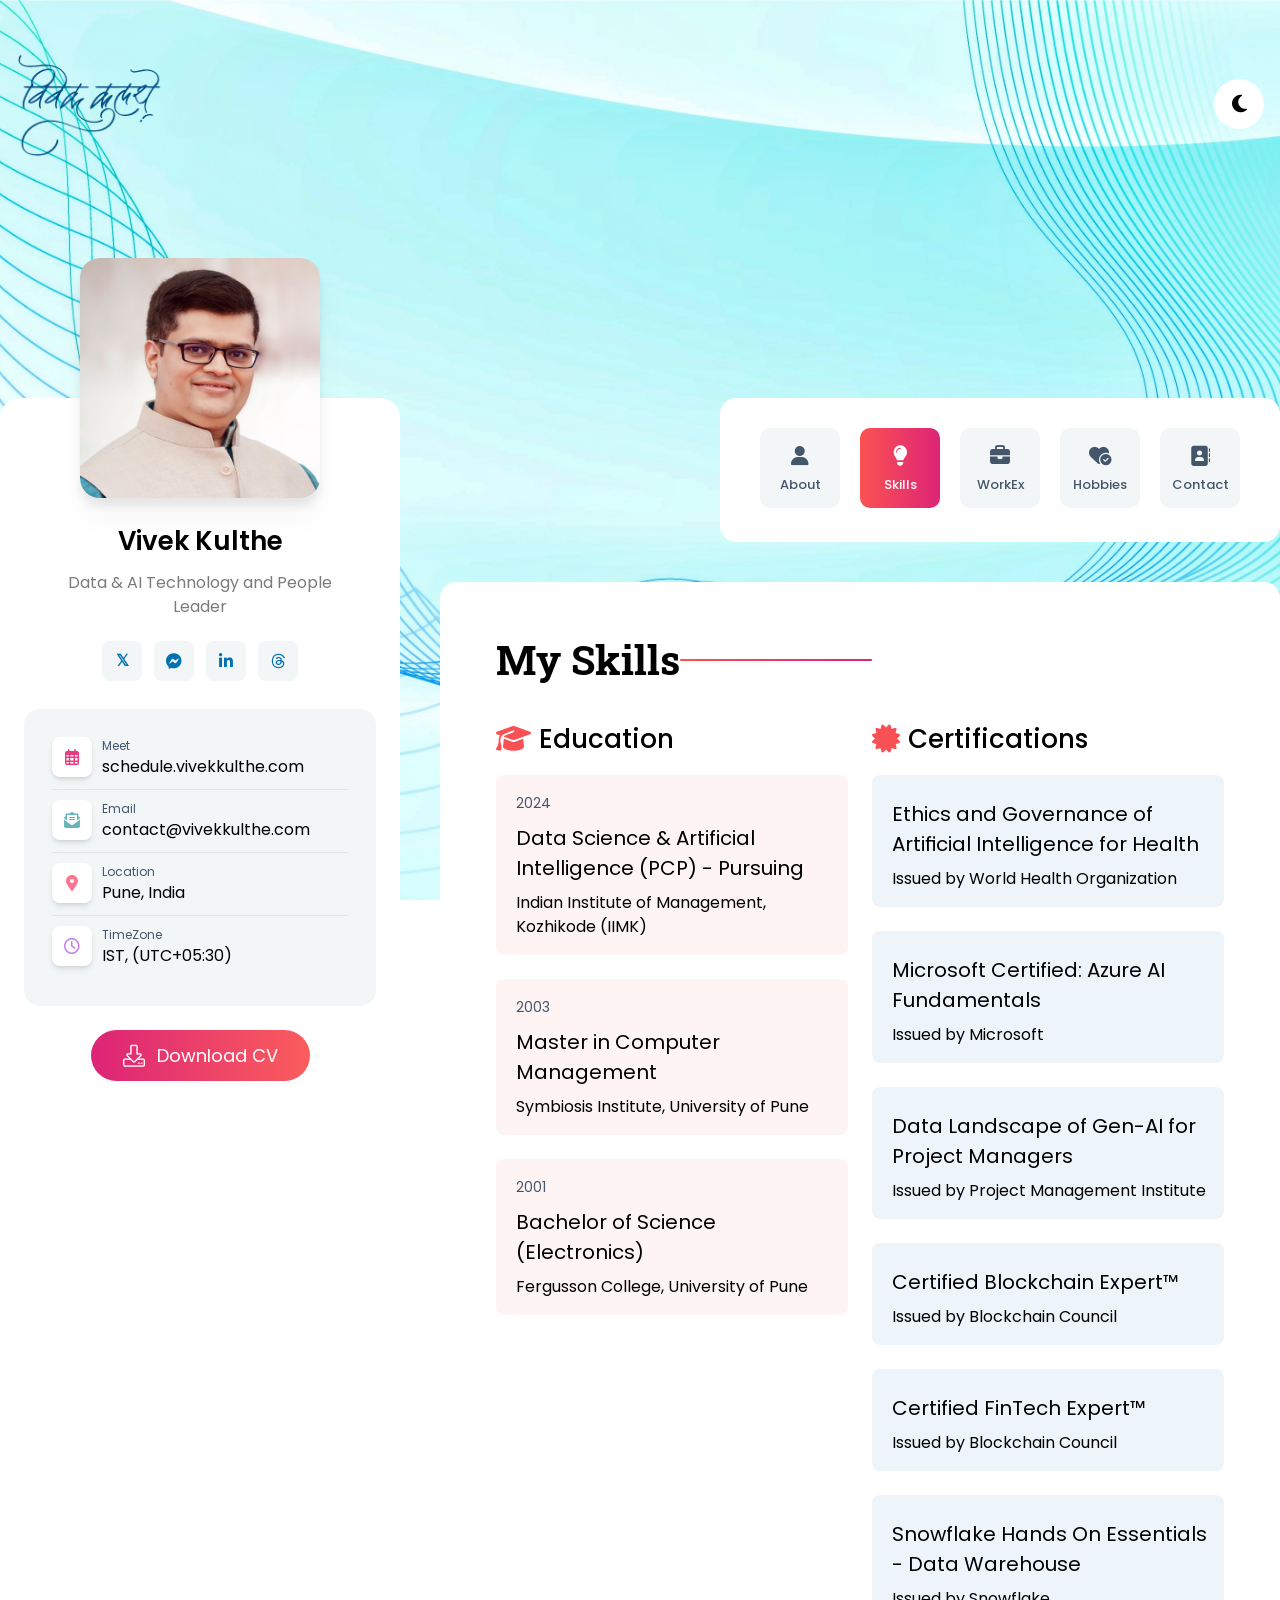
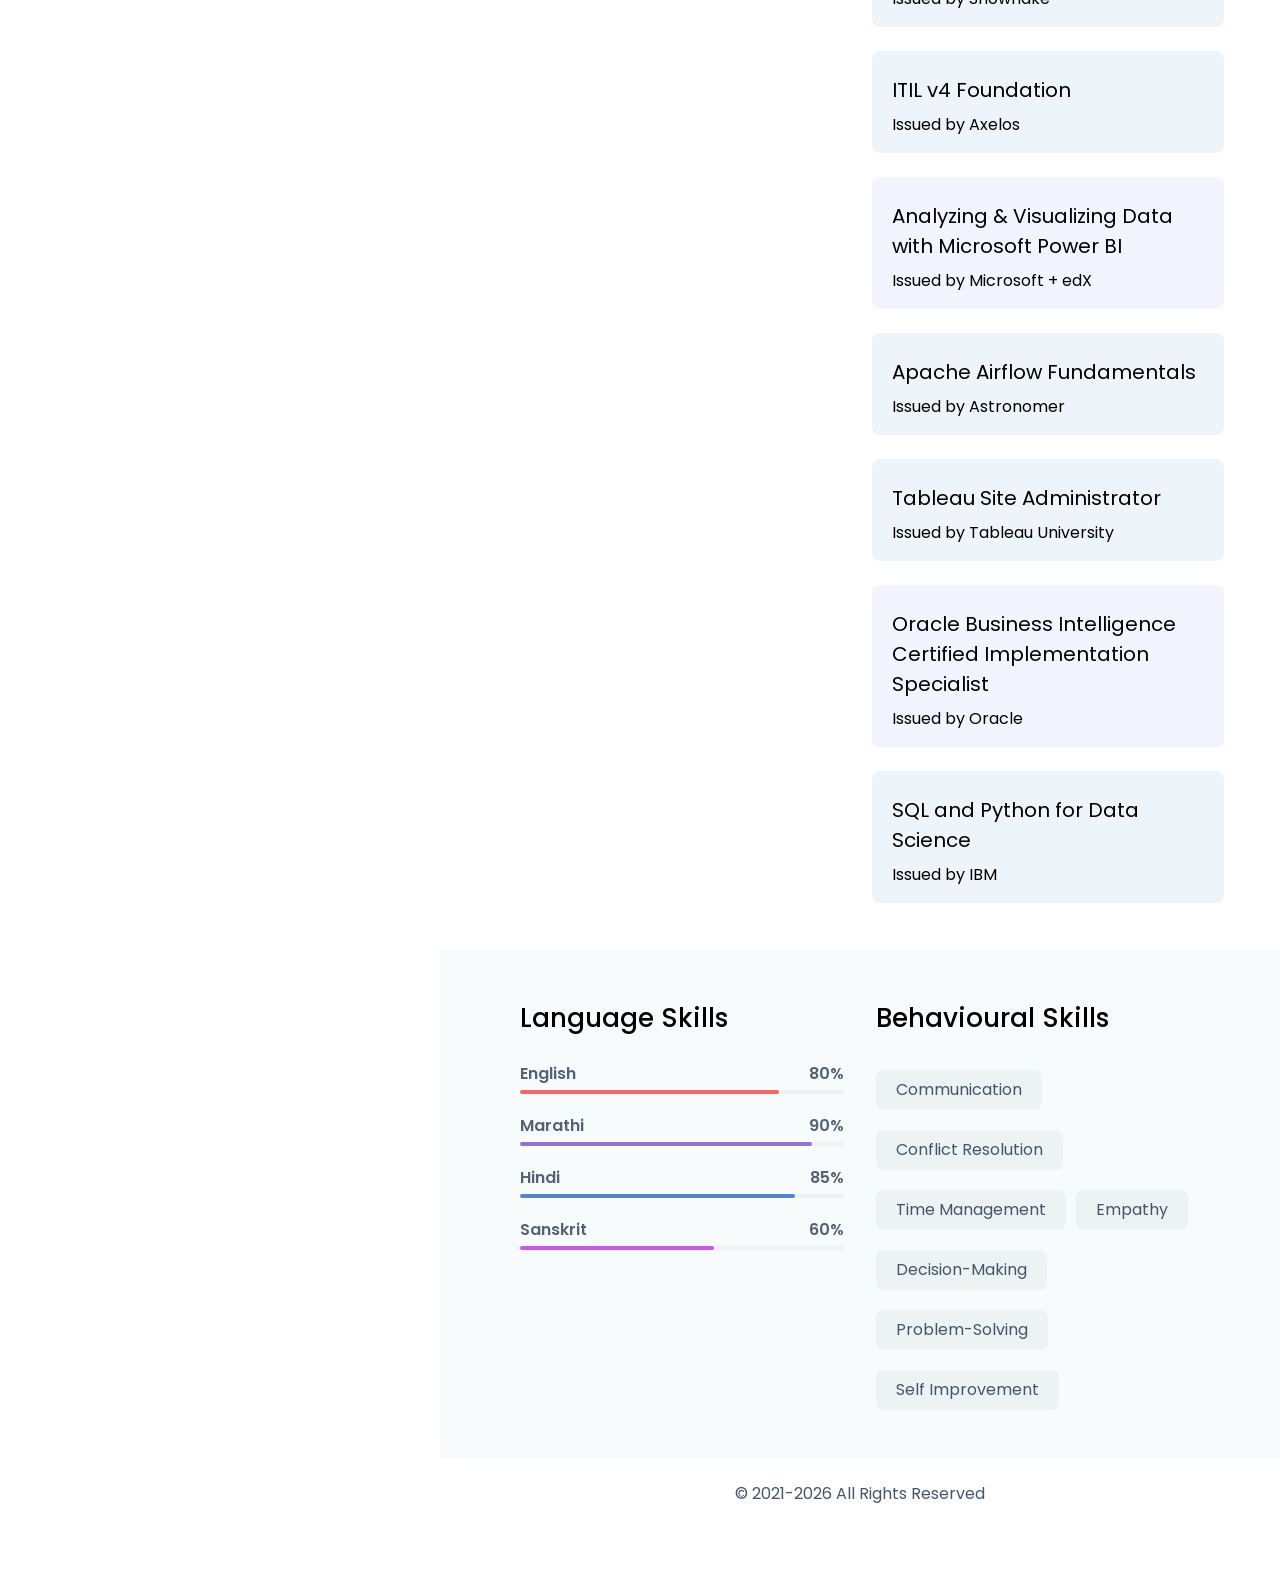
<file: resumeOne.html>
<!DOCTYPE html>
<html lang="en">

<head>
        <!-- Google tag (gtag.js) -->
        <script async src="https://www.googletagmanager.com/gtag/js?id=G-Y4G8QSVCS0"></script>
        <script>
          window.dataLayer = window.dataLayer || [];
          function gtag(){dataLayer.push(arguments);}
          gtag('js', new Date());
    
          gtag('config', 'G-Y4G8QSVCS0');
        </script>
    
    
    <meta charset="UTF-8" />
    <meta http-equiv="X-UA-Compatible" content="IE=edge" />
    <meta name="viewport" content="width=device-width, initial-scale=1.0" />
    <link rel="shortcut icon" href="./images/logo/faveicon.svg" type="image/x-icon">
    <title>Skills - Vivek Kulthe </title>
    <!--=== fontaswesome ===-->
    <link rel="stylesheet" href="./assets/fontaswesome/css/all.min.css" />
    <link rel="stylesheet" href="./assets/fontaswesome/css/fontawesome.min.css" />
    <link rel="preconnect" href="https://fonts.googleapis.com" />
    <link rel="preconnect" href="https://fonts.gstatic.com" crossorigin />
    <link
        href="https://fonts.googleapis.com/css2?family=Poppins:ital,wght@0,200;0,300;0,400;0,500;0,600;0,700;1,400;1,500;1,600&family=Roboto+Slab:wght@300;400;500;600;700&display=swap"
        rel="stylesheet" />
    <!--=== main css ===-->
    <link rel="stylesheet" href="./css/tailwind.css" />
    <link rel="stylesheet" href="./css/custom.css" />
    <script>
        // On page load or when changing themes, best to add inline in `head` to avoid FOUC
        if (localStorage.getItem("color-theme") === "dark" || (!("color-theme" in localStorage) && window.matchMedia("(prefers-color-scheme: dark)").matches)) {
            document.documentElement.classList.add("dark");
        } else {
            document.documentElement.classList.remove("dark");
        }
    </script>
</head>

<body>

    <!-- PRELOADER -->
    <div id="preloader">
        <div class="loader_line"></div>
    </div>
    <!-- /PRELOADER -->

    <div class="bg-homeBg dark:bg-homeTwoBg-dark min-h-screen bg-no-repeat bg-center bg-cover bg-fixed md:pb-16 w-full">
        <div class="section-bg">
            <div class="w-full flex justify-between px-4">
                <a href="/">
                    <img width="148" height="105" src="./images/logo/logo.png" alt="logo" />
                </a>
                <div class="flex items-center">
                    <!-- dark and light mode toggle -->
                    <button id="theme-toggle" type="button" class="dark-light-btn">
                        <i id="theme-toggle-dark-icon" class="fa-solid text-xl fa-moon hidden"></i>
                        <i id="theme-toggle-light-icon" class="fa-solid fa-sun text-xl hidden"></i>
                    </button>
                    <!-- mobile toggle button -->
                    <button id="menu-toggle" type="button" class="menu-toggle-btn">
                        <i id="menu-toggle-open-icon" class="fa-solid fa-bars text-xl "></i>
                        <i id="menu-toggle-close-icon" class="fa-solid fa-xmark text-xl hidden  "></i>
                    </button>
                </div>
            </div>
        </div>
        <!-- end section-bg -->

        <nav id="navbar" class="hidden lg:hidden">
            <ul
                class="block rounded-b-[20px] shadow-md absolute left-0 top-20 z-[22222222222222] w-full bg-white dark:bg-[#1d1d1d]">
                <li>
                    <a class="mobile-menu-items" href="./aboutOne.html">
                        <span class="mr-2 text-xl">
                            <i class="fa-solid fa-user"></i>
                        </span> About </a>
                </li>
                <li>
                    <a class="mobile-menu-items-active" href="./resumeOne.html">
                        <span class="mr-2 text-xl">
                            <i class="fa-solid fa-lightbulb"></i>
                        </span> Skills </a>
                </li>
                <li>
                    <a class="mobile-menu-items" href="./portfiloOne.html">
                        <span class="mr-2 text-xl">
                            <i class="fas fa-briefcase"></i>
                        </span> WorkEx </a>
                </li>
                <li>
                    <a class="mobile-menu-items" href="./blogOne.html">
                        <span class="mr-2 text-xl">
                            <i class="fa-solid fa-heart-circle-check"></i>
                        </span> Hobbies </a>
                </li>
                <li>
                    <a class="mobile-menu-items" href="./contactOne.html">
                        <span class="mr-2 text-xl">
                            <i class="fa-solid fa-address-book"></i>
                        </span> Contact </a>
                </li>
            </ul>
        </nav>
        <!-- end navbar -->

        <div class="container grid grid-cols-12 md:gap-10 justify-between lg:mt-[220px]">
            <!-- sidber personal info -->
            <div class="col-span-12 lg:col-span-4 hidden lg:block h-screen sticky top-44">
                <div
                    class="w-full mb-6 lg:mb-0 mx-auto relative bg-white text-center dark:bg-[#111111] px-6 rounded-[20px] mt-[180px] md:mt-[220px] lg:mt-0">
                    <!-- profile image -->
                    <img src="./images/about/avatar.png"
                        class="w-[240px] absolute left-[50%] transform -translate-x-[50%] h-[240px] drop-shadow-xl mx-auto rounded-[20px] -mt-[140px]"
                        alt="about avatar" />
                    <div class="pt-[100px] pb-8">
                        <h1 class="mt-6 mb-1 text-[26px] font-semibold dark:text-white"> Vivek Kulthe </h1>
                        <h3
                            class="mb-4 text-[#7B7B7B] inline-block dark:bg-[#1D1D1D] px-5 py-1.5 rounded-lg dark:text-[#A6A6A6]">
                            Data & AI Technology and People Leader</h3>
                            <div class="flex justify-center space-x-3">
                                
                                <!-- twitter icon and link -->
                                <a href="https://twitter.com/intent/tweet?screen_name=vivekkulthe" target="_blank" rel="noopener noreferrer">
                                    <span class="socialbtn text-[#0072b1]">
                                        <b>𝕏</b><!-- <i class="fa-brands fa-twitter"></i> -->
                                    </span>
                                </a>
                                <!-- dribbble icon and link -->
                                <a href="https://www.messenger.com/t/100075102113642" target="_blank" rel="noopener noreferrer">
                                    <span class="socialbtn text-[#0072b1]">
                                        <i class="fa-brands fa-facebook-messenger"></i>
                                    </span>
                                </a>
                                <!-- linkedin icon and link -->
                                <a href="https://www.linkedin.com/in/vivekkulthe/" target="_blank" rel="noopener noreferrer">
                                    <span class="socialbtn text-[#0072b1]">
                                        <i class="fa-brands fa-linkedin-in"></i>
                                    </span>
                                </a>
                                <!-- facebook icon and link -->
                                <a href="https://www.threads.net/@vivek.kulthe" target="_blank" rel="noopener noreferrer">
                                    <span class="socialbtn text-[#0072b1]">
                                        <i class="fa-brands fa-threads"></i>
                                    </span>
                                </a>
                            </div>

                        <div class="p-7 rounded-2xl mt-7 bg-[#F3F6F6] dark:bg-[#1D1D1D]">
                            <div class="flex border-b border-[#E3E3E3] dark:border-[#3D3A3A] pb-2.5">
                                <span class="socialbtn bg-white dark:bg-black text-[#E93B81] shadow-md">
                                    <i class="fa-regular fa-calendar-days"></i>
                                </span>
                                <div class="text-left ml-2.5">
                                    <p class="text-xs text-[#44566C] dark:text-[#A6A6A6]"> Meet </p>
                                    <p class="dark:text-white">schedule.vivekkulthe.com</p>
                                </div>
                            </div>
                            <div class="flex border-b border-[#E3E3E3] dark:border-[#3D3A3A] py-2.5">
                                <span class="socialbtn bg-white dark:bg-black text-[#6AB5B9] shadow-md">
                                    <i class="fa-solid fa-envelope-open-text"></i>
                                </span>
                                <div class="text-left ml-2.5">
                                    <p class="text-xs text-[#44566C] dark:text-[#A6A6A6]"> Email </p>
                                    <p class="dark:text-white">contact@vivekkulthe.com</p>
                                </div>
                            </div>
                            <div class="flex border-b border-[#E3E3E3] dark:border-[#3D3A3A] py-2.5">
                                <span class="socialbtn bg-white dark:bg-black text-[#FD7590] shadow-md">
                                    <i class="fa-solid fa-location-dot"></i>
                                </span>
                                <div class="text-left ml-2.5">
                                    <p class="text-xs text-[#44566C] dark:text-[#A6A6A6]"> Location </p>
                                    <p class="dark:text-white">Pune, India</p>
                                </div>
                            </div>
                            <div class="flex py-2.5">
                                <span class="socialbtn bg-white dark:bg-black text-[#C17CEB] shadow-md">
                                    <i class="fa-regular fa-clock"></i>
                                </span>
                                <div class="text-left ml-2.5">
                                    <p class="text-xs text-[#44566C] dark:text-[#A6A6A6]"> TimeZone </p>
                                    <p class="dark:text-white">IST, (UTC+05:30)</p>
                                </div>
                            </div>
                        </div>

                        <!-- dowanload button -->
                        <a href="https://vivekkulthe.com/resume/Resume_Vivek_Kulthe_Data_Technology_Leader.pdf">
                        <button class="dowanload-btn">
                            <img class="mr-3" src="./images/icons/dowanload.png" alt="icon" /> Download CV </button></a>
                    </div>
                </div>
            </div>
            <!-- sidber info end -->

            <div class="col-span-12 lg:col-span-8">
                <header
                    class="lg:w-[560px] h-[144px] hidden lg:block p-[30px] ml-auto mb-10 rounded-[16px] bg-white dark:bg-[#111111]">
                    <nav class="hidden lg:block">
                        <nav class="hidden lg:block">
                            <ul class="flex">
                                <li> <a class="menu-item" href="./aboutOne.html">
                                    <span class="text-xl mb-1">
                                        <i class="fa-solid fa-user"></i>
                                    </span> About </a></li>
                            <li> <a class="menu-active" href="./resumeOne.html">
                                    <span class="text-xl mb-1">
                                        <i class="fa-solid fa-lightbulb"></i>
                                    </span> Skills </a></li>
                            <li> <a class="menu-item" href="./portfiloOne.html">
                                    <span class="text-xl mb-1">
                                        <i class="fas fa-briefcase"></i>
                                    </span> WorkEx </a></li>
                            <li><a class="menu-item" href="./blogOne.html">
                                    <span class="text-xl mb-1">
                                        <i class="fa-solid fa-heart-circle-check"></i>
                                    </span> Hobbies </a></li>
                            <li> <a class="menu-item" href="./contactOne.html">
                                    <span class="text-xl mb-1">
                                        <i class="fa-solid fa-address-book"></i>
                                    </span> Contact </a></li>
                            </ul>
                        </nav>
                    </nav>
                </header>

                <div>
                    <!-- resume section start -->
                    <div class="bg-white lg:rounded-2xl dark:bg-[#111111]">
                        <div class="container sm:px-5 md:px-10 lg:px-14">
                            <div class="py-12 px-4 md:px-0">
                                <!-- resume page title -->
                                <h2 class="after-effect after:left-150">My Skills</h2>
                                <div class="grid grid-cols-1 md:grid-cols-2 lg:grid-cols-2 gap-x-6 gap-y-6 mt-[30px]">
                                    <!-- eductation start -->
                                    <div>
                                        <div class="flex items-center space-x-2 mb-4">
                                            <i class="fa-solid text-6xl text-[#F95054] fa-graduation-cap"></i>
                                            <h4 class="text-5xl dark:text-white font-medium"> Education </h4>
                                        </div>
                                        <div
                                            class="bg-[#fff4f4] dark:bg-transparent py-4 pl-5 pr-3 space-y-2 mb-6 rounded-lg dark:border-[#212425] dark:border-2">
                                            <span class="text-tiny text-gray-lite dark:text-[#b7b7b7]">2024</span>
                                            <h3 class="text-xl dark:text-white"> Data Science & Artificial Intelligence (PCP) - Pursuing </h3>
                                            <p class="dark:text-[#b7b7b7]"> Indian Institute of Management, Kozhikode (IIMK)</p>
                                        </div>
                                        <div
                                            class="bg-[#fff4f4] dark:bg-transparent py-4 pl-5 pr-3 space-y-2 mb-6 rounded-lg dark:border-[#212425] dark:border-2">
                                            <span class="text-tiny text-gray-lite dark:text-[#b7b7b7]">2003</span>
                                            <h3 class="text-xl dark:text-white"> Master in Computer Management </h3>
                                            <p class="dark:text-[#b7b7b7]"> Symbiosis Institute, University of Pune</p>
                                        </div>
                                        <div
                                            class="py-4 pl-5 bg-[#fff4f4] dark:bg-transparent pr-3 space-y-2 rounded-lg dark:border-[#212425] dark:border-2">
                                            <span class="text-tiny text-gray-lite dark:text-[#b7b7b7]">2001</span>
                                            <h3 class="text-xl dark:text-white">Bachelor of Science (Electronics)</h3>
                                            <p class="dark:text-[#b7b7b7]"> Fergusson College, University of Pune </p>
                                        </div>
                                    </div>
                                    <!-- eductation end -->


                                    <!-- experiment start -->
                                    <div>
                                        <div class="flex items-center space-x-2 mb-4">
                                            <i class="fa-solid text-6xl text-[#F95054] fa-certificate"></i>
                                            <h4 class="text-5xl dark:text-white font-medium"> Certifications </h4>
                                        </div>
                                        <div
                                            class="py-4 pl-5 pr-3 space-y-2 mb-6 rounded-lg bg-[#eef5fa] dark:bg-transparent dark:border-[#212425] dark:border-2">
                                            <span class="text-tiny text-gray-lite dark:text-[#b7b7b7]"></span>
                                            <h3 class="text-xl dark:text-white"> Ethics and Governance of Artiﬁcial Intelligence for Health </h3>
                                            <p class="dark:text-[#b7b7b7]"> Issued by World Health Organization </p>
                                        </div>
                                        <div
                                            class="py-4 pl-5 pr-3 space-y-2 mb-6 rounded-lg bg-[#eef5fa] dark:bg-transparent dark:border-[#212425] dark:border-2">
                                            <span class="text-tiny text-gray-lite dark:text-[#b7b7b7]"></span>
                                            <h3 class="text-xl dark:text-white"> Microsoft Certified: Azure AI Fundamentals </h3>
                                            <p class="dark:text-[#b7b7b7]"> Issued by Microsoft </p>
                                        </div>
                                        <div
                                            class="py-4 pl-5 pr-3 space-y-2 mb-6 rounded-lg bg-[#eef5fa] dark:bg-transparent dark:border-[#212425] dark:border-2">
                                            <span class="text-tiny text-gray-lite dark:text-[#b7b7b7]"></span>
                                            <h3 class="text-xl dark:text-white"> Data Landscape of Gen-AI for Project Managers </h3>
                                            <p class="dark:text-[#b7b7b7]"> Issued by Project Management Institute </p>
                                        </div>
                                        <div
                                            class="py-4 pl-5 pr-3 space-y-2 mb-6 rounded-lg bg-[#eef5fa] dark:bg-transparent dark:border-[#212425] dark:border-2">
                                            <span class="text-tiny text-gray-lite dark:text-[#b7b7b7]"></span>
                                            <h3 class="text-xl dark:text-white"> Certified Blockchain Expert™ </h3>
                                            <p class="dark:text-[#b7b7b7]"> Issued by Blockchain Council </p>
                                        </div>
                                        <div
                                            class="py-4 pl-5 pr-3 space-y-2 mb-6 rounded-lg bg-[#eef5fa] dark:bg-transparent dark:border-[#212425] dark:border-2">
                                            <span class="text-tiny text-gray-lite dark:text-[#b7b7b7]"></span>
                                            <h3 class="text-xl dark:text-white"> Certified FinTech Expert™ </h3>
                                            <p class="dark:text-[#b7b7b7]"> Issued by Blockchain Council </p>
                                        </div>
                                        <div
                                            class="py-4 pl-5 pr-3 space-y-2 mb-6 rounded-lg bg-[#eef5fa] dark:bg-transparent dark:border-[#212425] dark:border-2">
                                            <span class="text-tiny text-gray-lite dark:text-[#b7b7b7]"></span>
                                            <h3 class="text-xl dark:text-white"> Snowflake Hands On Essentials - Data Warehouse </h3>
                                            <p class="dark:text-[#b7b7b7]"> Issued by Snowflake </p>
                                        </div>
                                        <div
                                            class="py-4 pl-5 pr-3 space-y-2 mb-6 rounded-lg bg-[#eef5fa] dark:bg-transparent dark:border-[#212425] dark:border-2">
                                            <span class="text-tiny text-gray-lite dark:text-[#b7b7b7]"></span>
                                            <h3 class="text-xl dark:text-white"> ITIL v4 Foundation </h3>
                                            <p class="dark:text-[#b7b7b7]"> Issued by Axelos </p>
                                        </div>
                                        <div
                                            class="bg-[#f2f4ff] dark:bg-transparent py-4 pl-5 pr-3 space-y-2 rounded-lg mb-6 dark:border-[#212425] dark:border-2">
                                            <span class="text-tiny text-gray-lite dark:text-[#b7b7b7]"></span>
                                            <h3 class="text-xl dark:text-white"> Analyzing & Visualizing Data with Microsoft Power BI </h3>
                                            <p class="dark:text-[#b7b7b7]">Issued by Microsoft + edX</p>
                                        </div>
                                        <div
                                            class="py-4 bg-[#eef5fa] dark:bg-transparent pl-5 pr-3 space-y-2 rounded-lg dark:border-[#212425] dark:border-2">
                                            <span class="text-tiny text-gray-lite dark:text-[#b7b7b7]"></span>
                                            <h3 class="text-xl dark:text-white">Apache Airflow Fundamentals</h3>
                                            <p class="dark:text-[#b7b7b7]">Issued by Astronomer</p>
                                        </div>
                                        </br>
                                        <div
                                            class="py-4 pl-5 pr-3 space-y-2 mb-6 rounded-lg bg-[#eef5fa] dark:bg-transparent dark:border-[#212425] dark:border-2">
                                            <span class="text-tiny text-gray-lite dark:text-[#b7b7b7]"></span>
                                            <h3 class="text-xl dark:text-white">Tableau Site Administrator</h3>
                                            <p class="dark:text-[#b7b7b7]">Issued by Tableau University </p>
                                        </div>
                                        <div
                                            class="bg-[#f2f4ff] dark:bg-transparent py-4 pl-5 pr-3 space-y-2 rounded-lg mb-6 dark:border-[#212425] dark:border-2">
                                            <span class="text-tiny text-gray-lite dark:text-[#b7b7b7]"></span>
                                            <h3 class="text-xl dark:text-white">Oracle Business Intelligence Certified Implementation Specialist</h3>
                                            <p class="dark:text-[#b7b7b7]">Issued by Oracle</p>
                                        </div>
                                        <div
                                            class="py-4 bg-[#eef5fa] dark:bg-transparent pl-5 pr-3 space-y-2 rounded-lg dark:border-[#212425] dark:border-2">
                                            <span class="text-tiny text-gray-lite dark:text-[#b7b7b7]"></span>
                                            <h3 class="text-xl dark:text-white">SQL and Python for Data Science</h3>
                                            <p class="dark:text-[#b7b7b7]">Issued by IBM</p>
                                        </div>
                                    </div>
                                    <!-- experiment start -->
                                </div>
                            </div>
                        </div>


                        <!-- working section start -->
                        <div class="container bg-color-810 dark:bg-[#0D0D0D] py-12 px-2 sm:px-5 md:px-10 lg:px-20">
                            <div class="grid grid-cols-1 md:grid-cols-2 gap-8">
                                <div class="col-span-1">
                                    <h4 class="text-5xl dark:text-white font-medium mb-6"> Language Skills </h4>
                                    <div class="mb-5">
                                        <div class="flex justify-between mb-1">
                                            <span class=" font-semibold text-[#526377] dark:text-[#A6A6A6]">English</span>
                                            <span class=" font-semibold text-[#526377] dark:text-[#A6A6A6">80%</span>
                                        </div>
                                        <div class="w-full bg-[#edf2f2] rounded-full h-1 dark:bg-[#1c1c1c]">
                                            <div class="bg-[#FF6464] h-1 rounded-full" style="width: 80%"></div>
                                        </div>
                                    </div>

                                    <div class="mb-5">
                                        <div class="flex justify-between mb-1">
                                            <span class=" font-semibold text-[#526377] dark:text-[#A6A6A6]">Marathi
                                                </span>
                                            <span class=" font-semibold text-[#526377] dark:text-[#A6A6A6">90%</span>
                                        </div>
                                        <div class="w-full bg-[#edf2f2] rounded-full h-1 dark:bg-[#1c1c1c]">
                                            <div class="bg-[#9272d4] h-1 rounded-full" style="width: 90%"></div>
                                        </div>
                                    </div>

                                    <div class="mb-5">
                                        <div class="flex justify-between mb-1">
                                            <span
                                                class=" font-semibold text-[#526377] dark:text-[#A6A6A6]">Hindi</span>
                                            <span class=" font-semibold text-[#526377] dark:text-[#A6A6A6">85%</span>
                                        </div>
                                        <div class="w-full bg-[#edf2f2] rounded-full h-1 dark:bg-[#1c1c1c]">
                                            <div class="bg-[#5185d4] h-1 rounded-full" style="width: 85%"></div>
                                        </div>
                                    </div>

                                    <div class="mb-5">
                                        <div class="flex justify-between mb-1">
                                            <span
                                                class=" font-semibold text-[#526377] dark:text-[#A6A6A6]">Sanskrit</span>
                                            <span class=" font-semibold text-[#526377] dark:text-[#A6A6A6">60%</span>
                                        </div>
                                        <div class="w-full bg-[#edf2f2] rounded-full h-1 dark:bg-[#1c1c1c]">
                                            <div class="bg-[#ca56f2] h-1 rounded-full" style="width: 60%"></div>
                                        </div>
                                    </div>

                                </div>

                                <div class="col-span-1">
                                    <h4 class="text-5xl dark:text-white font-medium mb-8"> Behavioural Skills </h4>
                                    <div class="flex gap-y-5 gap-x-2.5 flex-wrap">
                                        <button class="resume-btn">Communication</button>
                                        <button class="resume-btn">Conflict Resolution </button>
                                        <button class="resume-btn">Time Management</button>
                                        <button class="resume-btn">Empathy</button>
                                        <button class="resume-btn">Decision-Making</button>
                                        <button class="resume-btn">Problem-Solving</button>
                                        <button class="resume-btn">Self Improvement</button>
                                    </div>
                                </div>
                            </div>
                        </div>
                        <!-- working section end -->

                        <!-- footer start -->
                        <footer class="overflow-hidden rounded-b-2xl" style="background: transparent;">
                            <p class="text-center py-6 text-gray-lite dark:text-color-910"> © 2021-<script>document.write(/\d{4}/.exec(Date())[0])</script> All Rights Reserved</p>
                        </footer>
                        <!-- footer end -->
                    </div>
                    <!-- resume section start -->
                </div>
            </div>
        </div>
    </div>

    <!--==== js =====-->
    <script src="./js/vendor/jquary.min.js"></script>
    <!-- main js -->
    <script src="./js/main.js"></script>
</body>

</html>
</file>
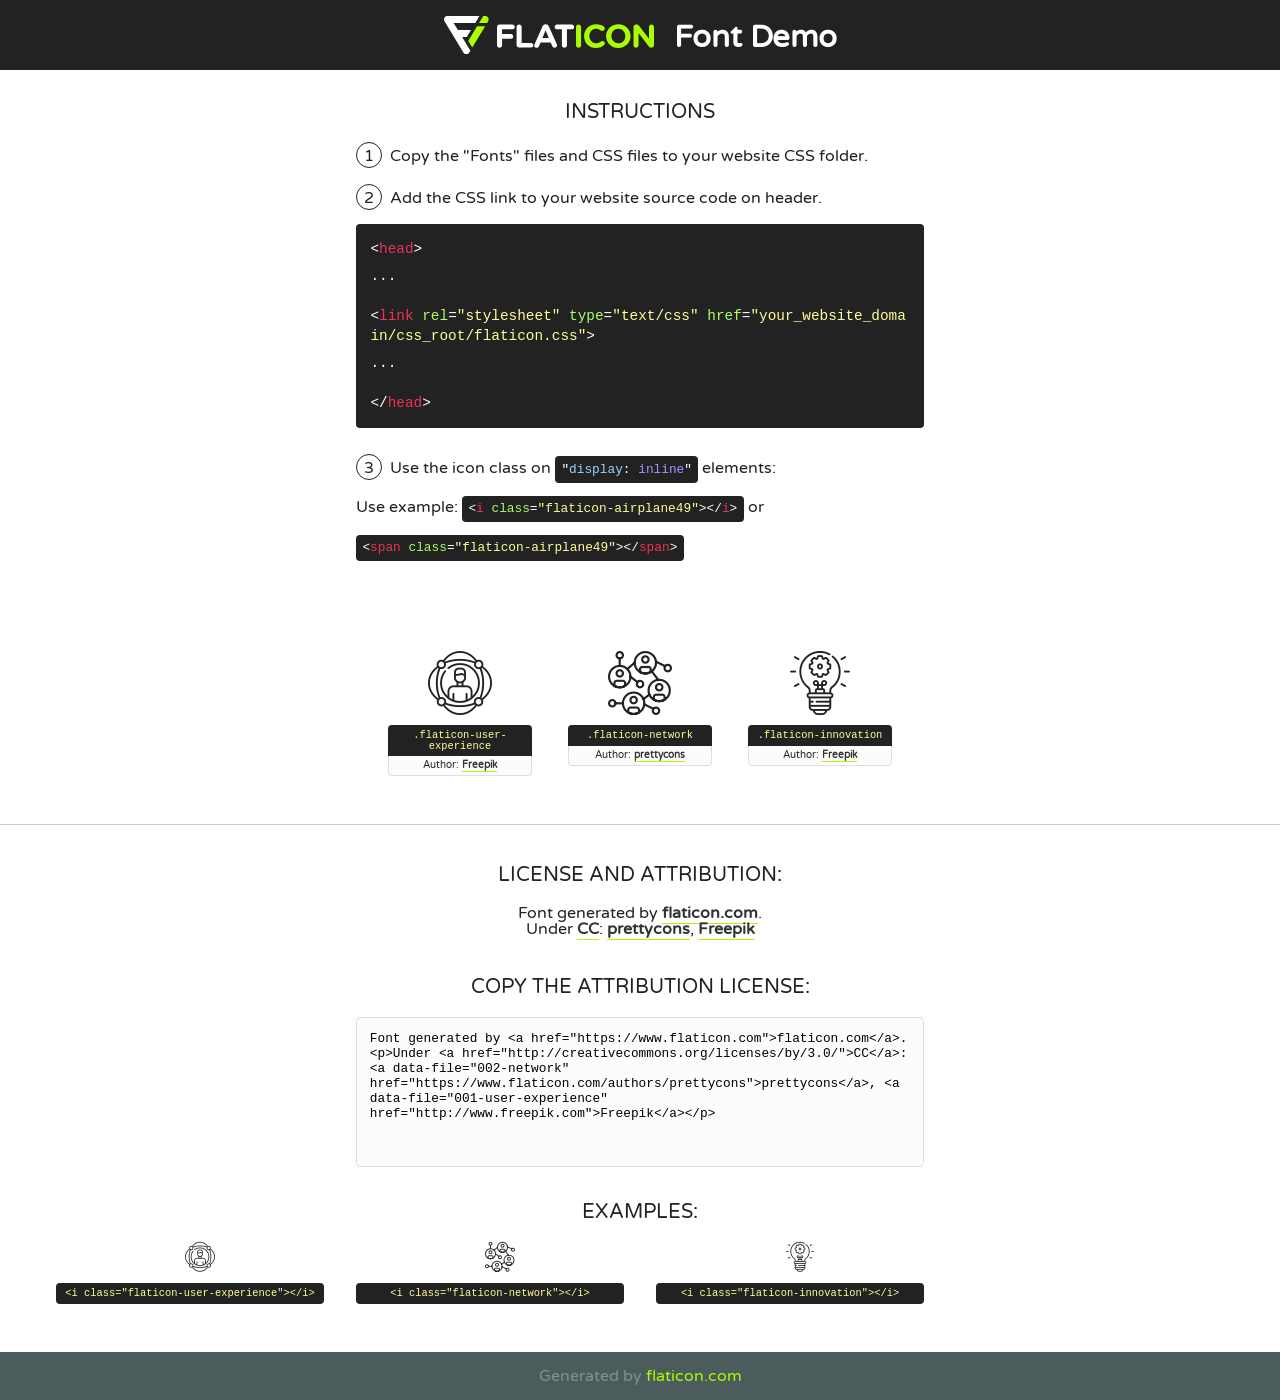
<file: fonts/flaticon/font/flaticon.html>
<!DOCTYPE html>
<!--
  Flaticon icon font: Flaticon
  Creation date: 08/05/2020 12:03
-->
<html>
<!DOCTYPE html>
<html>

<head>
    <title>Flaticon WebFont</title>
    <link href="http://fonts.googleapis.com/css?family=Varela+Round" rel="stylesheet" type="text/css" />
    <link rel="stylesheet" type="text/css" href="flaticon.css">
    <meta charset="UTF-8">
    <style>
    html, body, div, span, applet, object, iframe,
    h1, h2, h3, h4, h5, h6, p, blockquote, pre,
    a, abbr, acronym, address, big, cite, code,
    del, dfn, em, img, ins, kbd, q, s, samp,
    small, strike, strong, sub, sup, tt, var,
    b, u, i, center,
    dl, dt, dd, ol, ul, li,
    fieldset, form, label, legend,
    table, caption, tbody, tfoot, thead, tr, th, td,
    article, aside, canvas, details, embed, 
    figure, figcaption, footer, header, hgroup, 
    menu, nav, output, ruby, section, summary,
    time, mark, audio, video {
        margin: 0;
        padding: 0;
        border: 0;
        font-size: 100%;
        font: inherit;
        vertical-align: baseline;
    }
    /* HTML5 display-role reset for older browsers */
    article, aside, details, figcaption, figure, 
    footer, header, hgroup, menu, nav, section {
        display: block;
    }
    body {
        line-height: 1;
    }
    ol, ul {
        list-style: none;
    }
    blockquote, q {
        quotes: none;
    }
    blockquote:before, blockquote:after,
    q:before, q:after {
        content: '';
        content: none;
    }
    table {
        border-collapse: collapse;
        border-spacing: 0;
    }
    body {
        font-family: 'Varela Round', Helvetica, Arial, sans-serif;
        font-size: 16px;
        color: #222;
    }
    a {
        color: #333;
        border-bottom: 1px solid #a9fd00;
        font-weight: bold;
        text-decoration: none;
    }
    * {
        -moz-box-sizing: border-box;
        -webkit-box-sizing: border-box;
        box-sizing: border-box;
        margin: 0;
        padding: 0;
    }
    [class^="flaticon-"]:before, [class*=" flaticon-"]:before, [class^="flaticon-"]:after, [class*=" flaticon-"]:after {
        font-family: Flaticon;
        font-size: 30px;
        font-style: normal;
        margin-left: 20px;
        color: #333;
    }
    .wrapper {
        max-width: 600px;
        margin: auto;
        padding: 0 1em;
    }
    .title {
        font-size: 1.25em;
        text-align: center;
        margin-bottom: 1em;
        text-transform: uppercase;
    }
    header {
        text-align: center;
        background-color: #222;
        color: #fff;
        padding: 1em;
    }
    header .logo {
        width: 210px;
        height: 38px;
        display: inline-block;
        vertical-align: middle;
        margin-right: 1em;
        border: none;
    }
    header strong {
        font-size: 1.95em;
        font-weight: bold;
        vertical-align: middle;
        margin-top: 5px;
        display: inline-block;
    }
    .demo {
        margin: 2em auto;
        line-height: 1.25em;
    }
    .demo ul li {
        margin-bottom: 1em;
    }
    .demo ul li .num {
        color: #222;
        border-radius: 20px;
        display: inline-block;
        width: 26px;
        padding: 3px;
        height: 26px;
        text-align: center;
        margin-right: 0.5em;
        border: 1px solid #222;
    }
    .demo ul li code {
        background-color: #222;
        border-radius: 4px;
        padding: 0.25em 0.5em;
        display: inline-block;
        color: #fff;
        font-family: Consolas,Monaco,Lucida Console,Liberation Mono,DejaVu Sans Mono,Bitstream Vera Sans Mono,Courier New, monospace;
        font-weight: lighter;
        margin-top: 1em;
        font-size: 0.8em;
        word-break: break-all;
    }
    .demo ul li code.big {
        padding: 1em;
        font-size: 0.9em;
    }
    .demo ul li code .red {
        color: #EF3159;
    }
    .demo ul li code .green {
        color: #ACFF65;
    }
    .demo ul li code .yellow {
        color: #FFFF99;
    }
    .demo ul li code .blue {
        color: #99D3FF;
    }
    .demo ul li code .purple {
        color: #A295FF;
    }
    .demo ul li code .dots {
        margin-top: 0.5em;
        display: block;
    }
    #glyphs {
        border-bottom: 1px solid #ccc;
        padding: 2em 0;
        text-align: center;
    }
    .glyph {
        display: inline-block;
        width: 9em;
        margin: 1em;
        text-align: center;
        vertical-align: top;
        background: #FFF;
    }
    .glyph .glyph-icon {
        padding: 10px;
        display: block;
        font-family:"Flaticon";
        font-size: 64px;
        line-height: 1;
    }
    .glyph .glyph-icon:before {
        font-size: 64px;
        color: #222;
        margin-left: 0;
    }
    .class-name {
        font-size: 0.65em;
        background-color: #222;
        color: #fff;
        border-radius: 4px 4px 0 0;
        padding: 0.5em;
        color: #FFFF99;
        font-family: Consolas,Monaco,Lucida Console,Liberation Mono,DejaVu Sans Mono,Bitstream Vera Sans Mono,Courier New, monospace;
    }
    .author-name {
        font-size: 0.6em;
        background-color: #fcfcfd;
        border: 1px solid #DEDEE4;
        border-top: 0;
        border-radius: 0 0 4px 4px;
        padding: 0.5em;
    }
    .class-name:last-child {
        font-size: 10px;
        color:#888;
    }
    .class-name:last-child a {
        font-size: 10px;
        color:#555;
    }
    .class-name:last-child a:hover {
        color:#a9fd00;
    }
    .glyph > input {
        display: block;
        width: 100px;
        margin: 5px auto;
        text-align: center;
        font-size: 12px;
        cursor: text;
    }
    .glyph > input.icon-input {
        font-family:"Flaticon";
        font-size: 16px;
        margin-bottom: 10px;
    }
    .attribution .title {
        margin-top: 2em;
    }
    .attribution textarea {
        background-color: #fcfcfd;
        padding: 1em;
        border: none;
        box-shadow: none;
        border: 1px solid #DEDEE4;
        border-radius: 4px;
        resize: none;
        width: 100%;
        height: 150px;
        font-size: 0.8em;
        font-family: Consolas,Monaco,Lucida Console,Liberation Mono,DejaVu Sans Mono,Bitstream Vera Sans Mono,Courier New, monospace;
        -webkit-appearance: none;
    }
    .iconsuse {
        margin: 2em auto;
        text-align: center;
        max-width: 1200px;
    }
    .iconsuse:after {
        content: '';
        display: table;
        clear: both;
    }
    .iconsuse .image {
        float: left;
        width: 25%;
        padding: 0 1em;
    }
    .iconsuse .image p {
        margin-bottom: 1em;
    }
    .iconsuse .image span {
        display: block;
        font-size: 0.65em;
        background-color: #222;
        color: #fff;
        border-radius: 4px;
        padding: 0.5em;
        color: #FFFF99;
        margin-top: 1em;
        font-family: Consolas,Monaco,Lucida Console,Liberation Mono,DejaVu Sans Mono,Bitstream Vera Sans Mono,Courier New, monospace;
    }
    #footer {
        text-align: center;
        background-color: #4C5B5C;
        color: #7c9192;
        padding: 1em;
    }
    #footer a {
        border: none;
        color: #a9fd00;
        font-weight: normal;
    }
    @media (max-width: 960px) {
        .iconsuse .image {
            width: 50%;
        }
    }
    @media (max-width: 560px) {
        .iconsuse .image {
            width: 100%;
        }
    }
    </style>
</head>

<body class="characters-off">

    <header>
        <a href="https://www.flaticon.com" target="_blank" class="logo">
            <svg version="1.1" xmlns="http://www.w3.org/2000/svg" xmlns:xlink="http://www.w3.org/1999/xlink" xmlns:a="http://ns.adobe.com/AdobeSVGViewerExtensions/3.0/" viewBox="0 0 560.875 102.036" enable-background="new 0 0 560.875 102.036" xml:space="preserve">
                <defs>
                </defs>
                <g>
                    <g class="letters">
                        <path fill="#ffffff" d="M141.596,29.675c0-3.777,2.985-6.767,6.764-6.767h34.438c3.426,0,6.15,2.728,6.15,6.15
                        c0,3.43-2.724,6.149-6.15,6.149h-27.674v13.091h23.719c3.429,0,6.151,2.724,6.151,6.15c0,3.43-2.723,6.149-6.151,6.149h-23.719
                        v17.574c0,3.773-2.986,6.761-6.764,6.761c-3.779,0-6.764-2.989-6.764-6.761V29.675z"></path>
                        <path fill="#ffffff" d="M193.844,29.149c0-3.781,2.985-6.767,6.764-6.767c3.776,0,6.763,2.985,6.763,6.767v42.957h25.039
                        c3.426,0,6.149,2.726,6.149,6.153c0,3.425-2.723,6.15-6.149,6.15h-31.802c-3.779,0-6.764-2.986-6.764-6.768V29.149z"></path>
                        <path fill="#ffffff" d="M241.891,75.71l21.438-48.407c1.492-3.341,4.215-5.357,7.906-5.357h0.792
                        c3.686,0,6.323,2.017,7.815,5.357l21.439,48.407c0.436,0.967,0.701,1.845,0.701,2.723c0,3.602-2.809,6.501-6.414,6.501
                        c-3.161,0-5.269-1.845-6.499-4.655l-4.132-9.661h-27.059l-4.301,10.102c-1.144,2.631-3.426,4.214-6.237,4.214
                        c-3.517,0-6.24-2.81-6.24-6.325C241.1,77.64,241.451,76.677,241.891,75.71z M279.932,58.666l-8.521-20.297l-8.526,20.297H279.932
                        z"></path>
                        <path fill="#ffffff" d="M314.864,35.387H301.86c-3.429,0-6.239-2.813-6.239-6.238c0-3.429,2.811-6.24,6.239-6.24h39.533
                        c3.426,0,6.237,2.811,6.237,6.24c0,3.425-2.811,6.238-6.237,6.238h-13.001v42.785c0,3.773-2.99,6.761-6.764,6.761
                        c-3.779,0-6.764-2.989-6.764-6.761V35.387z"></path>
                        <path fill="#A9FD00" d="M352.615,29.149c0-3.781,2.985-6.767,6.767-6.767c3.774,0,6.761,2.985,6.761,6.767v49.024
                        c0,3.773-2.987,6.761-6.761,6.761c-3.781,0-6.767-2.989-6.767-6.761V29.149z"></path>
                        <path fill="#A9FD00" d="M374.132,53.836v-0.179c0-17.481,13.178-31.801,32.065-31.801c9.22,0,15.459,2.458,20.557,6.238
                        c1.402,1.054,2.637,2.985,2.637,5.357c0,3.692-2.985,6.59-6.681,6.59c-1.845,0-3.071-0.702-4.044-1.319
                        c-3.776-2.813-7.729-4.393-12.562-4.393c-10.364,0-17.831,8.611-17.831,19.154v0.173c0,10.542,7.291,19.329,17.831,19.329
                        c5.715,0,9.492-1.756,13.359-4.834c1.049-0.874,2.458-1.491,4.039-1.491c3.429,0,6.325,2.813,6.325,6.236
                        c0,2.106-1.056,3.78-2.282,4.834c-5.539,4.834-12.036,7.733-21.878,7.733C387.572,85.464,374.132,71.493,374.132,53.836z"></path>
                        <path fill="#A9FD00" d="M433.009,53.836v-0.179c0-17.481,13.79-31.801,32.766-31.801c18.981,0,32.592,14.143,32.592,31.628v0.173
                        c0,17.483-13.785,31.807-32.769,31.807C446.625,85.464,433.009,71.32,433.009,53.836z M484.224,53.836v-0.179
                        c0-10.539-7.725-19.326-18.626-19.326c-10.893,0-18.449,8.611-18.449,19.154v0.173c0,10.542,7.73,19.329,18.626,19.329
                        C476.676,72.986,484.224,64.378,484.224,53.836z"></path>
                        <path fill="#A9FD00" d="M506.233,29.321c0-3.774,2.99-6.763,6.767-6.763h1.401c3.252,0,5.183,1.583,7.029,3.953l26.093,34.265
                        V29.059c0-3.692,2.99-6.677,6.681-6.677c3.683,0,6.671,2.985,6.671,6.677v48.934c0,3.78-2.987,6.765-6.764,6.765h-0.436
                        c-3.257,0-5.188-1.581-7.034-3.953l-27.056-35.492v32.944c0,3.687-2.985,6.676-6.678,6.676c-3.683,0-6.673-2.989-6.673-6.676
                        V29.321z"></path>
                    </g>
                    <g class="insignia">
                        <path fill="#ffffff" d="M48.372,56.137h12.517l11.156-18.537H37.186L25.688,18.539h57.825L94.668,0H9.271
                        C5.925,0,2.842,1.801,1.198,4.716c-1.644,2.907-1.593,6.482,0.134,9.343l50.38,83.501c1.678,2.781,4.689,4.476,7.938,4.476
                        c3.246,0,6.257-1.695,7.935-4.476l2.898-4.804L48.372,56.137z"></path>
                        <g class="i">
                            <path fill="#A9FD00" d="M93.575,18.539h0.031v0.004l21.652,0.004l2.705-4.488c1.727-2.861,1.778-6.436,0.133-9.343
                            C116.454,1.801,113.371,0,110.026,0h-5.294L93.575,18.539z"></path>
                            <polygon fill="#A9FD00" points="88.291,27.356 64.725,66.486 75.519,84.404 109.942,27.356"></polygon>
                        </g>
                    </g>
                </g>
            </svg>
        </a>
        <strong>Font Demo</strong>
    </header>


    <section class="demo wrapper">

        <p class="title">Instructions</p>

        <ul>
            <li>
                <span class="num">1</span>Copy the "Fonts" files and CSS files to your website CSS folder.
            </li>
            <li>
                <span class="num">2</span>Add the CSS link to your website source code on header.
                <code class="big">
                    &lt;<span class="red">head</span>&gt;
                    <br/><span class="dots">...</span>
                    <br/>&lt;<span class="red">link</span> <span class="green">rel</span>=<span class="yellow">"stylesheet"</span> <span class="green">type</span>=<span class="yellow">"text/css"</span> <span class="green">href</span>=<span class="yellow">"your_website_domain/css_root/flaticon.css"</span>&gt;
                    <br/><span class="dots">...</span>
                    <br/>&lt;/<span class="red">head</span>&gt;
                </code>
            </li>

            <li>
                <p>
                    <span class="num">3</span>Use the icon class on <code>"<span class="blue">display</span>:<span class="purple"> inline</span>"</code> elements:
                    <br />
                    Use example: <code>&lt;<span class="red">i</span> <span class="green">class</span>=<span class="yellow">&quot;flaticon-airplane49&quot;</span>&gt;&lt;/<span class="red">i</span>&gt;</code> or <code>&lt;<span class="red">span</span> <span class="green">class</span>=<span class="yellow">&quot;flaticon-airplane49&quot;</span>&gt;&lt;/<span class="red">span</span>&gt;</code>
            </li>
        </ul>

    </section>




   <section id="glyphs">          
    
      
        <div class="glyph"><div class="glyph-icon flaticon-user-experience"></div>
            <div class="class-name">.flaticon-user-experience</div>
            <div class="author-name">Author: <a data-file="001-user-experience" href="http://www.freepik.com">Freepik</a> </div> 
        </div>        
        
        <div class="glyph"><div class="glyph-icon flaticon-network"></div>
            <div class="class-name">.flaticon-network</div>
            <div class="author-name">Author: <a data-file="002-network" href="https://www.flaticon.com/authors/prettycons">prettycons</a> </div> 
        </div>        
        
        <div class="glyph"><div class="glyph-icon flaticon-innovation"></div>
            <div class="class-name">.flaticon-innovation</div>
            <div class="author-name">Author: <a data-file="003-innovation" href="http://www.freepik.com">Freepik</a> </div> 
        </div>        
        

    </section>



    <section class="attribution wrapper"   style="text-align:center;">

      <div class="title">License and attribution:</div><div class="attrDiv">Font generated by <a href="https://www.flaticon.com">flaticon.com</a>. <div><p>Under <a href="http://creativecommons.org/licenses/by/3.0/">CC</a>: <a data-file="002-network" href="https://www.flaticon.com/authors/prettycons">prettycons</a>, <a data-file="001-user-experience" href="http://www.freepik.com">Freepik</a></p>  </div>
      </div>
      <div class="title">Copy the Attribution License:</div>

    <textarea onclick="this.focus();this.select();">Font generated by &lt;a href=&quot;https://www.flaticon.com&quot;&gt;flaticon.com&lt;/a&gt;. <p>Under <a href="http://creativecommons.org/licenses/by/3.0/">CC</a>: <a data-file="002-network" href="https://www.flaticon.com/authors/prettycons">prettycons</a>, <a data-file="001-user-experience" href="http://www.freepik.com">Freepik</a></p>  
     </textarea>

    </section>

    <section class="iconsuse">

          <div class="title">Examples:</div>            
             
            <div class="image">
                <p>
                    <i class="glyph-icon flaticon-user-experience"></i> 
                    <span>&lt;i class=&quot;flaticon-user-experience&quot;&gt;&lt;/i&gt;</span>
                </p>
            </div>
            
            <div class="image">
                <p>
                    <i class="glyph-icon flaticon-network"></i> 
                    <span>&lt;i class=&quot;flaticon-network&quot;&gt;&lt;/i&gt;</span>
                </p>
            </div>
            
            <div class="image">
                <p>
                    <i class="glyph-icon flaticon-innovation"></i> 
                    <span>&lt;i class=&quot;flaticon-innovation&quot;&gt;&lt;/i&gt;</span>
                </p>
            </div>
                       
        </div>
                            
    </section>

<div id="footer">
    <div>Generated by <a href="https://www.flaticon.com">flaticon.com</a>
    </div>
</div>



</body>
</html>
</file>
<file: css/custom.css>
@import url("https://fonts.googleapis.com/css2?family=Poppins:wght@300;400;500;600;700;800;900&family=Roboto+Slab:wght@300;400;500;600;700;800;900&display=swap");

html {
	font-family: "Poppins", sans-serif;
}

/* modal */
.modal {
	max-width: 800px !important;
}

/* width */
.scrollbarLight::-webkit-scrollbar,
.scrollbarDark::-webkit-scrollbar {
	width: 10px;
	height: 10px;
}

/* Track */
.scrollbarLight::-webkit-scrollbar-track {
	border-radius: 100vh;
	background: #e9e3e3;
}

/* Handle */
.scrollbarLight::-webkit-scrollbar-thumb {
	background: #797979;
	border-radius: 100vh;
	border: 5px solid #9c9fa1;
}

/* Handle on hover */
.scrollbarLight::-webkit-scrollbar-thumb:hover {
	background: #cfd0d3;
}

/* Hide scrollbar for Chrome, Safari and Opera */
.no-scrollbar::-webkit-scrollbar {
	display: none;
}

/* Hide scrollbar for IE, Edge and Firefox */
.no-scrollbar {
	-ms-overflow-style: none;
	/* IE and Edge */
	scrollbar-width: none;
	/* Firefox */
}

/* Track */
.scrollbarDark::-webkit-scrollbar-track {
	border-radius: 100vh;
	background: #000000;
}

/* Handle */
.scrollbarDark::-webkit-scrollbar-thumb {
	background: #000000;
	border-radius: 100vh;
	border: 5px solid #4f4f4f;
}

/* Handle on hover */
.scrollbarLight::-webkit-scrollbar-thumb:hover {
	background: #111111;
}

.linked {
	color: white !important;
}
/* input remove auto fill background */
input:-webkit-autofill,
input:-webkit-autofill:hover,
input:-webkit-autofill:focus {
	-webkit-text-fill-color: gray;
	/* -webkit-box-shadow: 0 0 0px 1000px transparent inset; */
	transition: background-color 5000s ease-in-out 0s;
	background: none !important;
}
/* active color */
.is-active {
	color: #fa5252 !important;
}
/* slider img */
.slick-slide {
	padding: 30px;
}
.fillter-btn.is-checked {
	color: #fa5252;
}
.mymix {
	min-height: 50vh;
	margin-left: -10px;
	margin-right: -10px;
}
.three-col .isotop-item,
.three-col .grid-sizer {
	width: 33.33%;
	padding: 0 10px;
}
.two-col .isotop-item,
.two-col .grid-sizer {
	width: 50%;
	padding: 0 10px;
}
@media (max-width: 1199px) {
	.three-col .isotop-item,
	.three-col .grid-sizer {
		width: 50%;
	}
}
@media (max-width: 576px) {
	.three-col .isotop-item,
	.three-col .grid-sizer,
	.two-col .isotop-item,
	.two-col .grid-size {
		width: 100%;
	}
}
.three-col .isotop-item > div,
.two-col .isotop-item > div {
	margin-bottom: 20px;
}
.brand-img {
	max-width: 100% !important;
	width: auto !important;
	height: auto !important;
	overflow: hidden;
	text-align: center;
}
/* owl-carousel */
.owl-carousel .owl-stage {
	display: flex;
	align-items: center;
}

.owl-carousel .owl-stage .owl-item {
	padding: 20px 30px;
}

.fix {
	display: none;
}

.close {
	position: absolute;
	top: -12.5px;
	right: -12.5px;
	display: block;
	width: 30px;
	height: 30px;
	text-indent: -9999px;
	background-size: contain;
	background-repeat: no-repeat;
	background-position: center center;
	width: 50px !important;
	height: 50px !important;
	top: -20px !important;
	right: -20px !important;
	border-radius: 50%;
}

.close-light {
	background-image: url(../images/icons/closelight.jpg);
}

.close-dark {
	background-image: url(../images/icons/closeDark.png);
}

.modal a.close-modal {
	display: none;
}

/* preloader */

#preloader {
	position: fixed;
	left: 0;
	top: 0;
	height: 100vh;
	width: 100%;
	z-index: 999999999999999999;
	display: flex;
}

#preloader:before,
#preloader:after {
	content: "";
	position: absolute;
	left: 0;
	top: 0;
	width: 50%;
	height: 100%;
	z-index: -1;
	background-color: #000;
	-webkit-transition: all 0.3s ease 0s;
	-o-transition: all 0.3s ease 0s;
	transition: all 0.3s ease 0s;
}

#preloader:after {
	left: auto;
	right: 0;
}

#preloader .loader_line {
	margin: auto;
	width: 1px;
	height: 250px;
	position: relative;
	overflow: hidden;
	-webkit-transition: all 0.8s ease 0s;
	-o-transition: all 0.8s ease 0s;
	transition: all 0.8s ease 0s;
}

.loader_line:before {
	content: "";
	position: absolute;
	left: 0;
	top: 50%;
	width: 1px;
	height: 0%;
	-webkit-transform: translateY(-50%);
	-ms-transform: translateY(-50%);
	-o-transform: translateY(-50%);
	transform: translateY(-50%);
	background-color: #fff;
	-webkit-animation: lineheight 1000ms ease-in-out 0s forwards;
	-o-animation: lineheight 1000ms ease-in-out 0s forwards;
	animation: lineheight 1000ms ease-in-out 0s forwards;
}

.loader_line:after {
	content: "";
	position: absolute;
	left: 0;
	top: 0;
	width: 1px;
	height: 100%;
	background-color: #999999;
	-webkit-transform: translateY(-100%);
	-ms-transform: translateY(-100%);
	-o-transform: translateY(-100%);
	transform: translateY(-100%);
	-webkit-animation: lineround 1200ms linear 0s infinite;
	-o-animation: lineround 1200ms linear 0s infinite;
	animation: lineround 1200ms linear 0s infinite;
	animation-delay: 2000ms;
}

@keyframes lineheight {
	0% {
		height: 0%;
	}

	100% {
		height: 100%;
	}
}

@keyframes lineround {
	0% {
		-webkit-transform: translateY(-100%);
		-ms-transform: translateY(-100%);
		-o-transform: translateY(-100%);
		transform: translateY(-100%);
	}

	100% {
		-webkit-transform: translateY(200%);
		-ms-transform: translateY(200%);
		-o-transform: translateY(200%);
		transform: translateY(200%);
	}
}
.portfolio_list {
	min-height: 50vh;
}
/*hiding all*/
.preloaded .loader_line:after {
	opacity: 0;
}

.preloaded .loader_line {
	opacity: 0;
	height: 100% !important;
}

.preloaded:before,
.preloaded:after {
	-webkit-animation: preloadedzero 300ms ease-in-out 500ms forwards;
	-o-animation: preloadedzero 300ms ease-in-out 500ms forwards;
	animation: preloadedzero 300ms ease-in-out 500ms forwards;
}

@keyframes preloadedzero {
	0% {
		width: 50%;
	}

	100% {
		width: 0%;
	}
}
/* media queries */
@media only screen and (max-width: 992px) {
	.close {
		top: -45px !important;
		right: 5px !important;
		width: 40px !important;
		height: 40px !important;
	}
}

.jquery-modal.blocker {
	z-index: 9999999999;
}
.close {
	filter: invert(0.9);
	transition: 0.3s;
}
.close:hover {
	filter: invert(1);
}
@media only screen and (min-width: 1700px) {
	.scroll-hide-1700 {
		overflow: hidden;
	}
}
</file>
<file: fonts/flaticon/font/flaticon.css>
/*
  	Flaticon icon font: Flaticon
  	Creation date: 08/05/2020 12:03
  	*/

@font-face {
  font-family: "Flaticon";
  src: url("./Flaticon.eot");
  src: url("./Flaticon.eot?#iefix") format("embedded-opentype"),
       url("./Flaticon.woff2") format("woff2"),
       url("./Flaticon.woff") format("woff"),
       url("./Flaticon.ttf") format("truetype"),
       url("./Flaticon.svg#Flaticon") format("svg");
  font-weight: normal;
  font-style: normal;
}

@media screen and (-webkit-min-device-pixel-ratio:0) {
  @font-face {
    font-family: "Flaticon";
    src: url("./Flaticon.svg#Flaticon") format("svg");
  }
}

[class^="flaticon-"]:before, [class*=" flaticon-"]:before,
[class^="flaticon-"]:after, [class*=" flaticon-"]:after {   
  font-family: Flaticon;
        font-size: 20px;
font-style: normal;
margin-left: 20px;
}

.flaticon-user-experience:before { content: "\f100"; }
.flaticon-network:before { content: "\f101"; }
.flaticon-innovation:before { content: "\f102"; }
</file>
